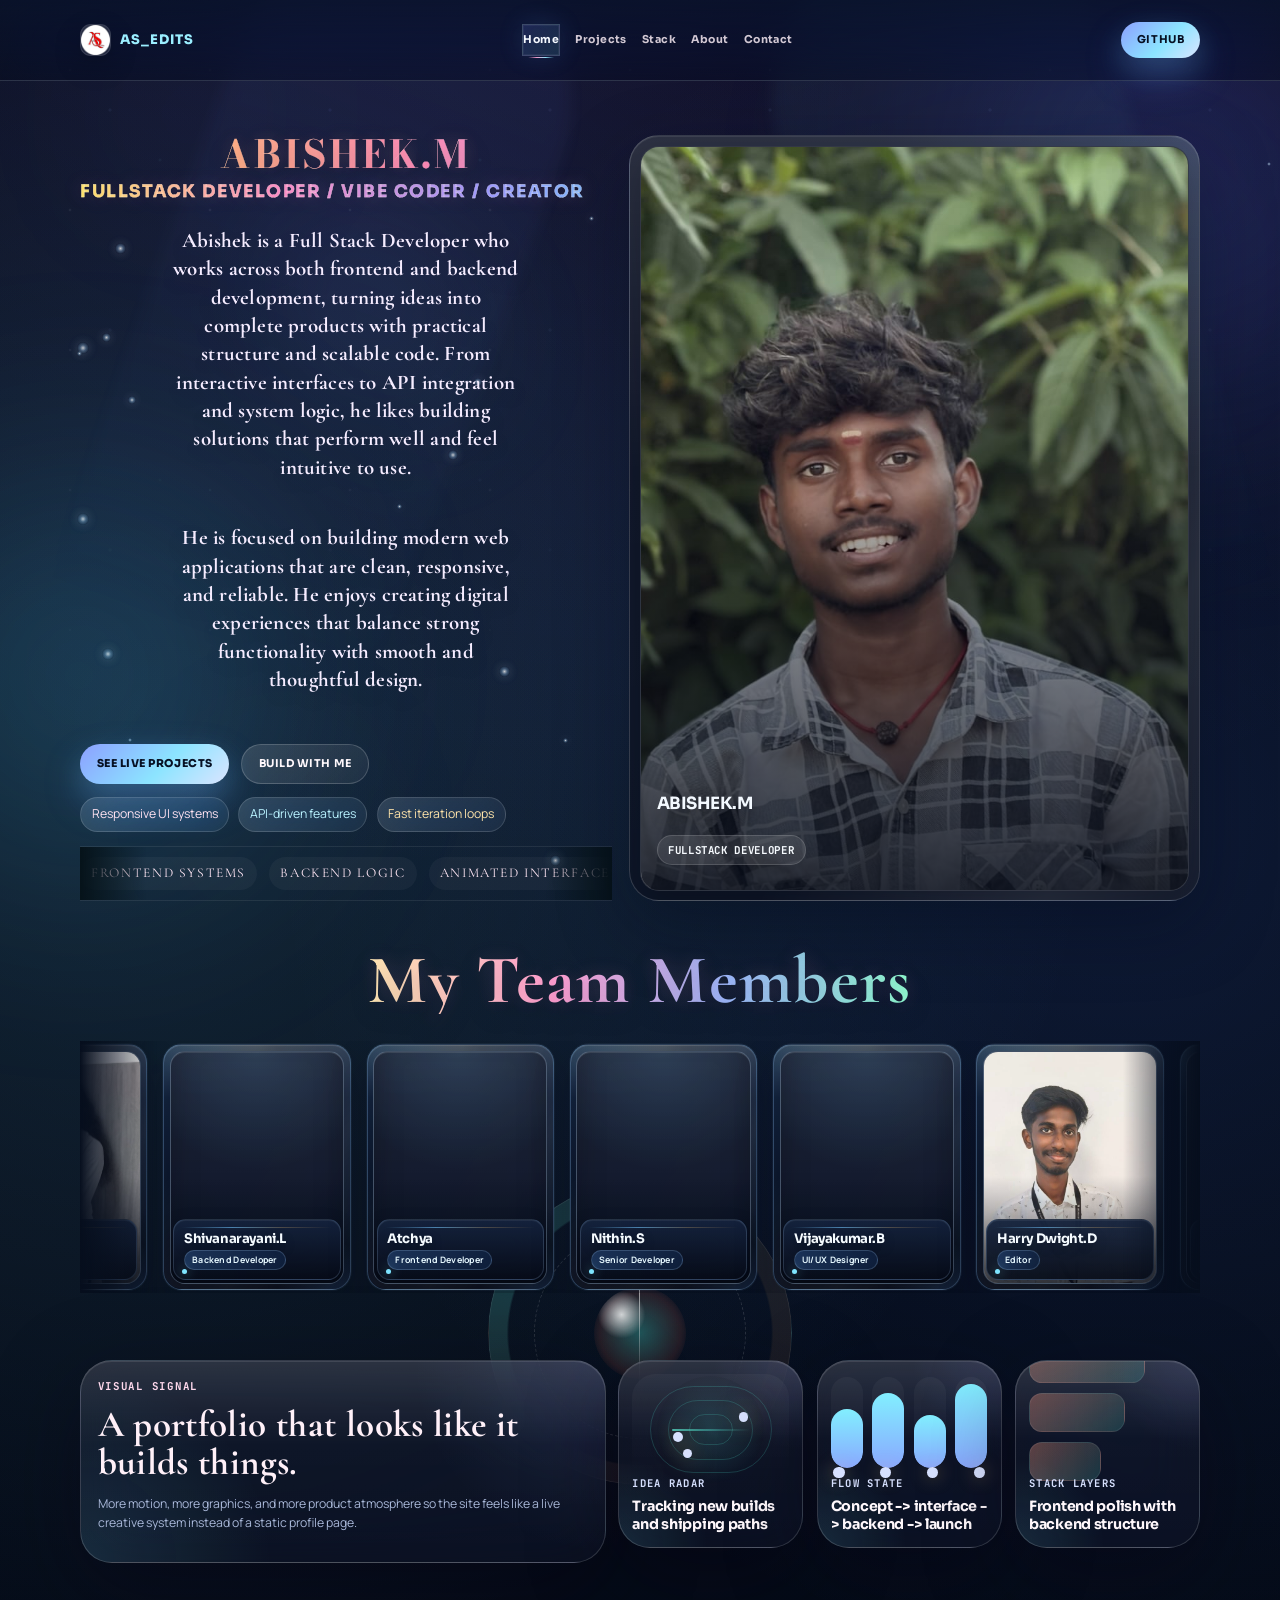
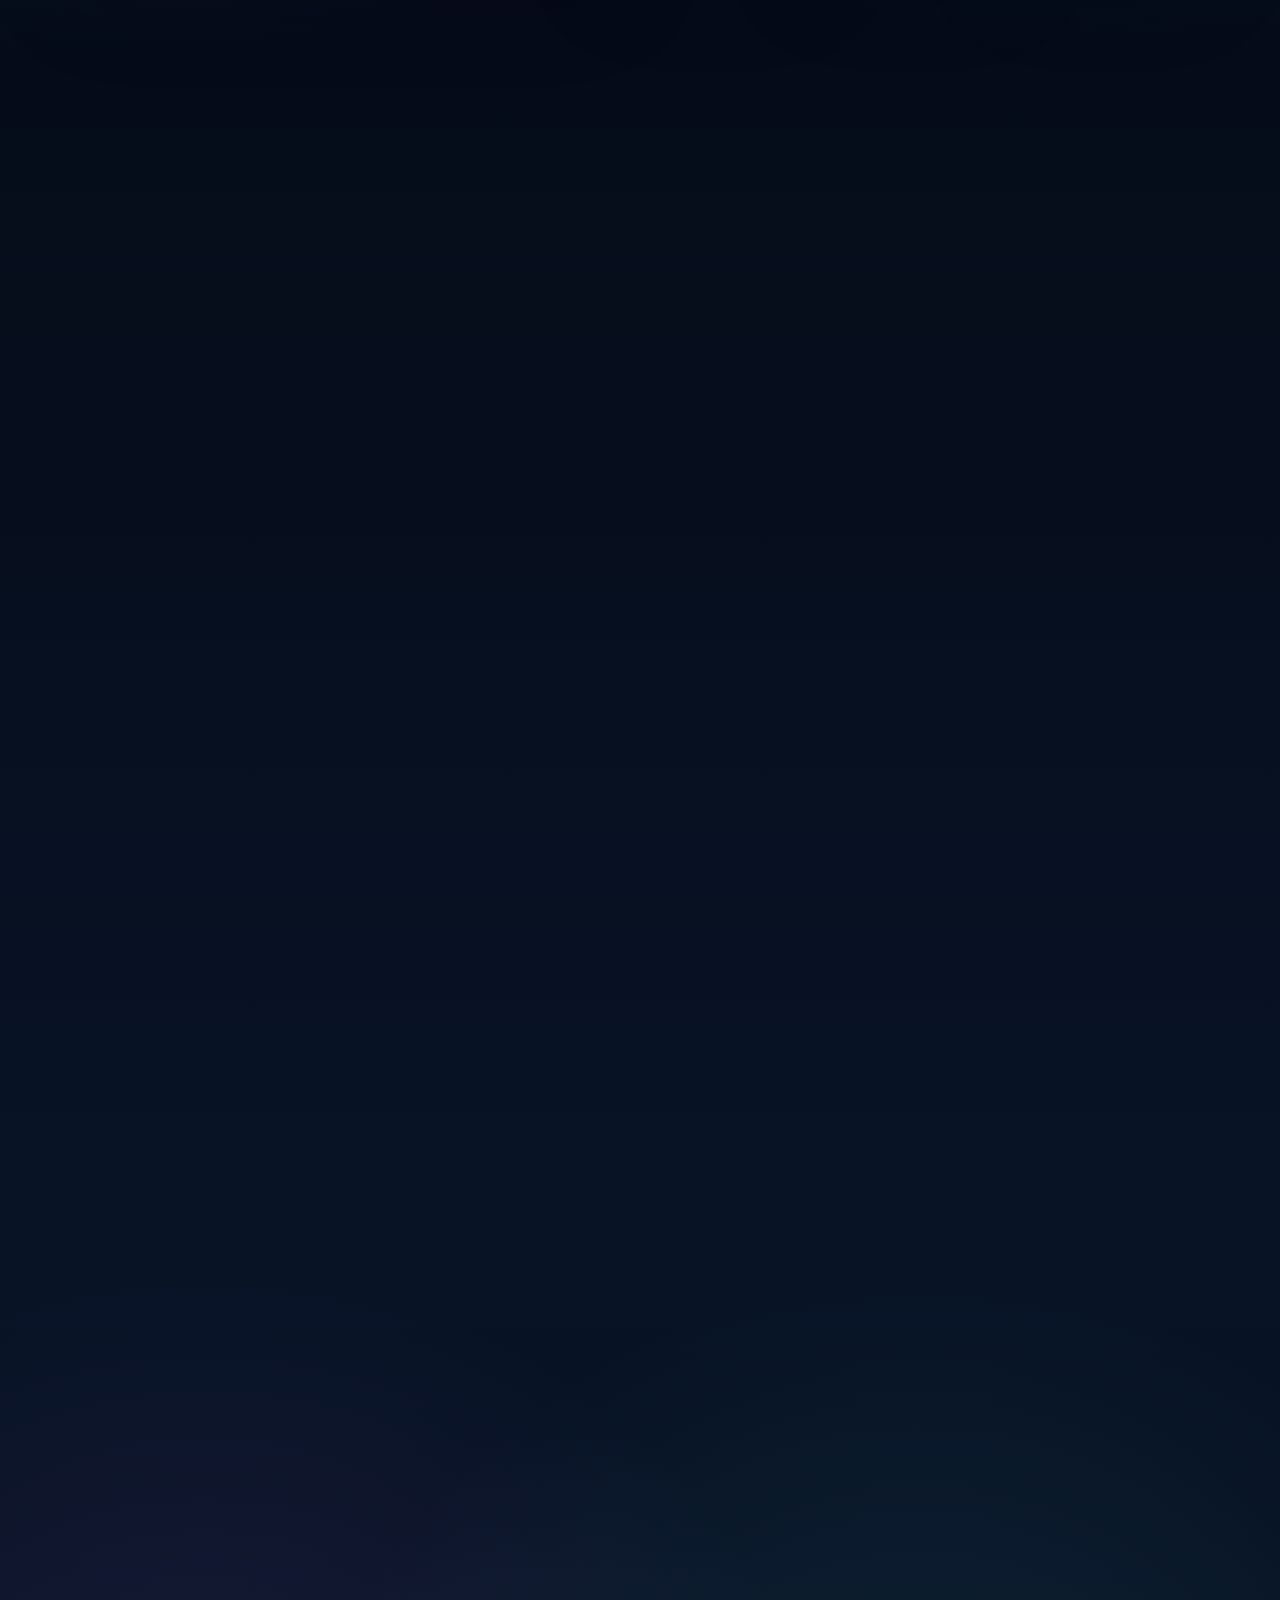
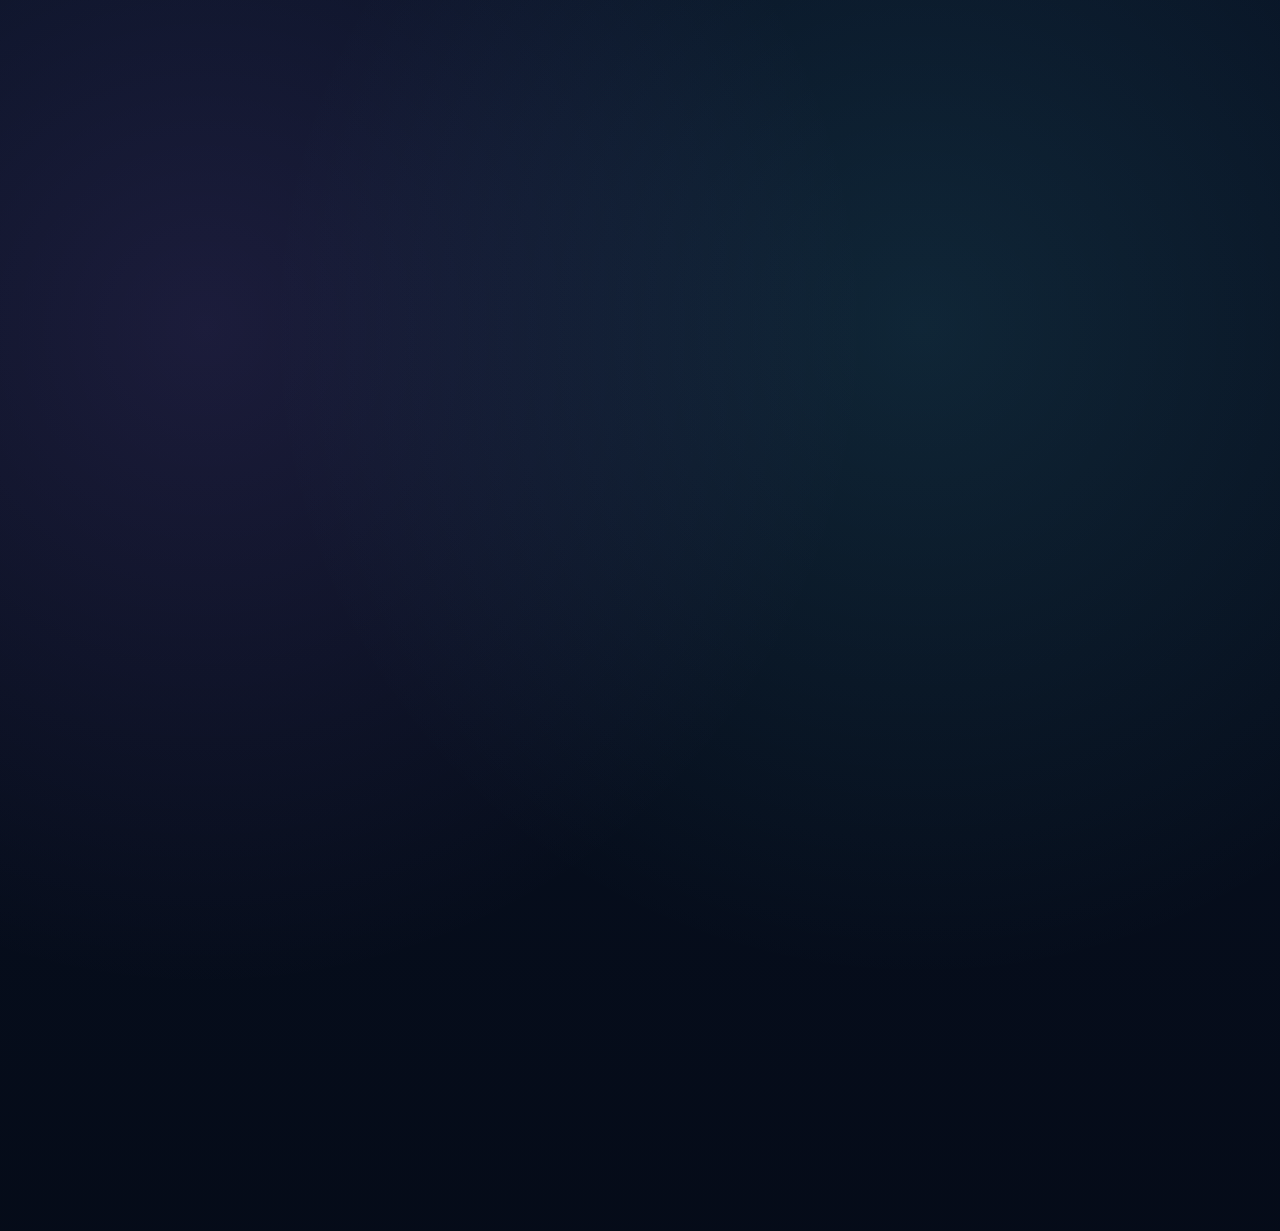
<file: index.html>
<!DOCTYPE html>
<html lang="en">
  <head>
    <meta charset="UTF-8" />
    <meta
      name="viewport"
      content="width=device-width, initial-scale=1.0, user-scalable=yes, minimum-scale=0.25, maximum-scale=5"
    />
    <meta
      name="description"
      content="Abishek.M is a FullStack Developer working under the professional name AS_Edits, with a portfolio powered by live GitHub projects."
    />
    <title>Abishek.M-Full Stack Developer

    </title>
    <link rel="preconnect" href="https://fonts.googleapis.com" />
    <link rel="preconnect" href="https://fonts.gstatic.com" crossorigin />
    <link
      href="https://fonts.googleapis.com/css2?family=Bodoni+Moda:opsz,wght@6..96,600;6..96,700&family=Cormorant+Garamond:wght@600;700&family=JetBrains+Mono:wght@500;700&family=Manrope:wght@400;500;600;700;800&family=Sora:wght@400;500;600;700;800&display=swap"
      rel="stylesheet"
    />
    <link rel="icon" type="image/png" href="assets/as-edits-logo.png" />
    <link rel="stylesheet" href="styles.css" />
  </head>
  <body class="page page--home">
    <div class="ambient-backdrop" aria-hidden="true">
      <div class="ambient-grid"></div>
      <div class="ambient-glow ambient-glow--one"></div>
      <div class="ambient-glow ambient-glow--two"></div>
      <div class="ambient-glow ambient-glow--three"></div>
      <div class="light-beam light-beam--one"></div>
      <div class="light-beam light-beam--two"></div>
    </div>
    <div class="particle-field" id="particle-field" aria-hidden="true"></div>

    <header class="site-header">
      <nav class="nav shell">
        <a class="brand" href="index.html">
          <span class="brand-mark brand-mark--logo">
            <img class="brand-logo" src="assets/as-edits-logo.png" alt="AS_Edits logo" />
          </span>
          <span class="brand-copy">AS_Edits</span>
        </a>
        <div class="nav-links">
          <a href="index.html" aria-current="page">Home</a>
          <a href="projects.html">Projects</a>
          <a href="stack.html">Stack</a>
          <a href="about.html">About</a>
          <a href="contact.html">Contact</a>
        </div>
        <a
          class="nav-button"
          href="https://github.com/asedits57"
          target="_blank"
          rel="noopener noreferrer"
        >
          GitHub
        </a>
      </nav>
    </header>

    <main class="page-main">
      <section class="hero shell" id="top">
        <div class="hero-copy reveal">
          <p class="hero-nameplate">ABISHEK.M</p>
          <p class="eyebrow">FULLSTACK DEVELOPER / VIBE CODER / CREATOR</p>
          <div class="hero-story">
            <p >
             Abishek is a Full Stack Developer who works across both frontend and backend development, turning ideas
            into complete products with practical structure and scalable code.
            From interactive interfaces to API integration and system logic, he
            likes building solutions that perform well and feel intuitive to use.    
            </p>
            <p>
            He is focused on building modern web
            applications that are clean, responsive, and reliable. He enjoys
            creating digital experiences that balance strong functionality with
            smooth and thoughtful design.
            </p>
          </div>
          <div class="hero-actions">
            <a class="button-primary" href="projects.html">See Live Projects</a>
            <a class="button-secondary" href="contact.html">Build With Me</a>
          </div>

          <div class="hero-pill-row">
            <span>Responsive UI systems</span>
            <span>API-driven features</span>
            <span>Fast iteration loops</span>
          </div>

          <div class="motion-ribbon" aria-hidden="true">
            <div class="motion-ribbon__track">
              <span>Frontend systems</span>
              <span>Backend logic</span>
              <span>Animated interfaces</span>
              <span>GitHub workflow</span>
              <span>Product shipping</span>
              <span>Frontend systems</span>
              <span>Backend logic</span>
              <span>Animated interfaces</span>
              <span>GitHub workflow</span>
              <span>Product shipping</span>
            </div>
          </div>
        </div>

        <aside class="hero-stage reveal is-visible" aria-label="Live developer profile">
          <div class="hero-graphic" aria-hidden="true">
            <div class="hero-graphic__ring hero-graphic__ring--outer"></div>
            <div class="hero-graphic__ring hero-graphic__ring--inner"></div>
            <div class="hero-graphic__core"></div>
            <div class="hero-graphic__beam hero-graphic__beam--one"></div>
            <div class="hero-graphic__beam hero-graphic__beam--two"></div>
          </div>


        </aside>

        <article
          class="hero-photo-card hero-photo-card--hero hero-photo-card--interactive js-image-lightbox"
          aria-label="Featured portrait card"
          tabindex="0"
          role="button"
          aria-haspopup="dialog"
          data-lightbox-src="assets/home-feature-photo.jpeg"
          data-lightbox-alt="Portrait of ABISHEK.M"
          data-profile-name="ABISHEK.M"
          data-profile-role="Team leader / Project manager"
          data-profile-bio="ABISHEK.M leads the Team with a product-first mindset, guiding fullstack development, team direction, and delivery from concept to completion. He helps shape the vision, coordinate frontend and backend execution, and keep the team aligned around polished and reliable digital products. He also supports planning, communication, and practical decision making so work moves forward with better structure and fewer blockers. His focus stays on turning ideas into complete products."
        >
          <div class="hero-photo-card__frame">
            <img
              class="hero-photo-card__image"
              src="assets/home-feature-photo.jpeg"
              alt="Portrait of ABISHEK.M"
              loading="eager"
              fetchpriority="high"
              decoding="async"
            />
            <div class="hero-photo-card__meta">
              <h3>  ABISHEK.M</h3>
              <h2 class="hero-photo-card__status">FullStack Developer</h2>
              
            </div>
          </div>
        </article> 
        <section class="spotlight-strip reveal" aria-labelledby="team-strip-title">
          <div class="spotlight-strip__heading">
            <h2 id="team-strip-title" class="spotlight-strip__title">My Team Members</h2>
          </div>
          <div class="spotlight-strip__marquee">
            <div class="spotlight-strip__track js-team-slider-track">
              <div class="spotlight-strip__grid js-team-slider-row">
                <figure
                  class="profile-spotlight profile-spotlight--hero profile-spotlight--interactive js-image-lightbox"
                  style="--spotlight-position: center 18%; --spotlight-scale: 1.06;"
                  tabindex="0"
                  role="button"
                  aria-haspopup="dialog"
                  data-lightbox-src="assets/swetha.jpeg"
                  data-lightbox-alt="Portrait of Swetha.G"
                  data-profile-name="Swetha.G"
                  data-profile-role="Data Analyst"
                  data-profile-bio="Swetha is a data analyst who turns complex data into clear and practical insights for the team. She works with reports, patterns, and performance trends to support better planning, smarter decisions, and stronger project direction. Her work helps the team understand progress more clearly, compare results more confidently, and use information in a more organized way. She also helps present findings in a simple format that keeps discussions focused and turns raw numbers into actions the team can use."
                >
                  <div class="profile-spotlight__frame">
                    <picture class="profile-spotlight__picture">
                      <source srcset="assets/home-portrait.heic" type="image/heic" />
                      <img
                        class="profile-spotlight__image"
                        src="assets/swetha.jpeg"
                        alt="Portrait of Swetha.G"
                        loading="lazy"
                        decoding="async"
                      />
                    </picture>
                  </div>
                  <figcaption class="profile-spotlight__meta">
                    <strong class="profile-spotlight__name">Swetha.G</strong>
                    <span class="profile-spotlight__status">Data Analyst</span>
                  </figcaption>
                </figure>
                <figure
                  class="profile-spotlight profile-spotlight--hero profile-spotlight--interactive js-image-lightbox"
                  style="--spotlight-position: center 22%; --spotlight-scale: 1.05;"
                  tabindex="0"
                  role="button"
                  aria-haspopup="dialog"
                  data-lightbox-src="assets/shiva.jpeg"
                  data-lightbox-alt="Portrait of Shivanarayani.L"
                  data-profile-name="Shivanarayani.L"
                  data-profile-role="Backend Developer"
                  data-profile-bio="Shivanarayani is a backend developer who works on application logic, API flow, and dependable system behavior behind the scenes. She helps keep the core functionality stable, secure, scalable, and ready to handle real-world usage with consistent performance. Her backend support strengthens the foundation of the product, keeps data movement reliable, and helps features connect smoothly as the project grows. Her work gives the project stronger reliability behind the interface and supports smoother collaboration across development."
                >
                  <div class="profile-spotlight__frame">
                    <picture class="profile-spotlight__picture">
                      <source srcset="assets/home-portrait.heic" type="image/heic" />
                      <img
                        class="profile-spotlight__image"
                        src="assets/shiva.jpeg"
                        alt="Portrait of Shivanarayani.L"
                        loading="lazy"
                        decoding="async"
                      />
                    </picture>
                  </div>
                  <figcaption class="profile-spotlight__meta">
                    <strong class="profile-spotlight__name">Shivanarayani.L</strong>
                    <span class="profile-spotlight__status">Backend Developer</span>
                  </figcaption>
                </figure>
                <figure
                  class="profile-spotlight profile-spotlight--hero profile-spotlight--interactive js-image-lightbox"
                  style="--spotlight-position: center 14%; --spotlight-scale: 1.04;"
                  tabindex="0"
                  role="button"
                  aria-haspopup="dialog"
                  data-lightbox-src="assets/atchya.jpeg"
                  data-lightbox-alt="Portrait of Atchya"
                  data-profile-name="Atchya"
                  data-profile-role="Frontend Developer"
                  data-profile-bio="Atchya is a frontend developer who focuses on building responsive interfaces with clean structure, visual balance, and smooth user experience. She helps turn ideas into polished screens that feel modern, intuitive, and easy to use across devices. Her attention to detail improves how the product looks, feels, and responds for users on every screen size. She helps make the final experience feel user friendly, visually clear, and comfortable to explore from the first interaction."
                >
                  <div class="profile-spotlight__frame">
                    <picture class="profile-spotlight__picture">
                      <source srcset="assets/home-portrait.heic" type="image/heic" />
                      <img
                        class="profile-spotlight__image"
                        src="assets/atchya.jpeg"
                        alt="Portrait of Atchya"
                        loading="lazy"
                        decoding="async"
                      />
                    </picture>
                  </div>
                  <figcaption class="profile-spotlight__meta">
                    <strong class="profile-spotlight__name">Atchya</strong>
                    <span class="profile-spotlight__status">Frontend Developer</span>
                  </figcaption>
                </figure>
                <figure
                  class="profile-spotlight profile-spotlight--hero profile-spotlight--interactive js-image-lightbox"
                  style="--spotlight-position: center 16%; --spotlight-scale: 1.08;"
                  tabindex="0"
                  role="button"
                  aria-haspopup="dialog"
                  data-lightbox-src="assets/nithin.jpeg"
                  data-lightbox-alt="Portrait of Nithin.S"
                  data-profile-name="Nithin.S"
                  data-profile-role="Senior Developer"
                  data-profile-bio="Nithin is a senior developer who helps guide architecture, technical decisions, problem solving, and code quality across the project. He brings experience, clarity, and strong leadership that help development move forward with better structure and dependable technical direction. His involvement supports cleaner implementation choices and helps the team handle technical challenges with more confidence. His guidance adds stability to the workflow and helps the team move with stronger technical confidence."
                >
                  <div class="profile-spotlight__frame">
                    <picture class="profile-spotlight__picture">
                      <source srcset="assets/home-portrait.heic" type="image/heic" />
                      <img
                        class="profile-spotlight__image"
                        src="assets/nithin.jpeg"
                        alt="Portrait of Nithin.S"
                        loading="lazy"
                        decoding="async"
                      />
                    </picture>
                  </div>
                  <figcaption class="profile-spotlight__meta">
                    <strong class="profile-spotlight__name">Nithin.S</strong>
                    <span class="profile-spotlight__status">Senior Developer</span>
                  </figcaption>
                </figure>
                <figure
                  class="profile-spotlight profile-spotlight--hero profile-spotlight--interactive js-image-lightbox"
                  style="--spotlight-position: center 20%; --spotlight-scale: 1.07;"
                  tabindex="0"
                  role="button"
                  aria-haspopup="dialog"
                  data-lightbox-src="assets/vijay.jpeg"
                  data-lightbox-alt="Portrait of Vijayakumar.B"
                  data-profile-name="Vijayakumar.B"
                  data-profile-role="UI/UX Designer"
                  data-profile-bio="Vijayakumar is a UI and UX designer who shapes the visual identity, layout quality, and usability of the product. He helps create thoughtful screens, clear interactions, and design systems that feel modern, engaging, and easy for users to understand. His design decisions improve user comfort, clarity, and consistency across the overall product experience. He helps shape an experience that feels polished from the first impression to the final interaction."
                >
                  <div class="profile-spotlight__frame">
                    <picture class="profile-spotlight__picture">
                      <source srcset="assets/home-portrait.heic" type="image/heic" />
                      <img
                        class="profile-spotlight__image"
                        src="assets/vijay.jpeg"
                        alt="Portrait of Vijayakumar.B"
                        loading="lazy"
                        decoding="async"
                      />
                    </picture>
                  </div>
                  <figcaption class="profile-spotlight__meta">
                    <strong class="profile-spotlight__name">Vijayakumar.B</strong>
                    <span class="profile-spotlight__status">UI/UX Designer</span>
                  </figcaption>
                </figure>
                <figure
                  class="profile-spotlight profile-spotlight--hero profile-spotlight--interactive js-image-lightbox"
                  style="--spotlight-position: center center; --spotlight-scale: 1;"
                  tabindex="0"
                  role="button"
                  aria-haspopup="dialog"
                  data-lightbox-src="assets/harry.jpeg"
                  data-lightbox-alt="Portrait of Harry Dwight.D"
                  data-profile-name="Harry Dwight.D"
                  data-profile-role="Editor"
                  data-profile-bio="Harry is an editor who brings clarity, polish, and stronger presentation quality to the final output of the work. He helps refine content, improve communication, and make the result feel complete, professional, and more effective for its audience. His editing helps present ideas more clearly and gives the final work a more confident and finished feel. His work strengthens the final presentation and helps the project communicate with more clarity and impact."
                >
                  <div class="profile-spotlight__frame">
                    <picture class="profile-spotlight__picture">
                      <source srcset="assets/home-portrait.heic" type="image/heic" />
                      <img
                        class="profile-spotlight__image"
                        src="assets/harry.jpeg"
                        alt="Portrait of Harry Dwight.D"
                        loading="lazy"
                        decoding="async"
                      />
                    </picture>
                  </div>
                  <figcaption class="profile-spotlight__meta">
                    <strong class="profile-spotlight__name">Harry Dwight.D</strong>
                    <span class="profile-spotlight__status">Editor</span>
                  </figcaption>
                </figure>
                <figure
                  class="profile-spotlight profile-spotlight--hero profile-spotlight--interactive js-image-lightbox"
                  style="--spotlight-position: center 12%; --spotlight-scale: 1.1;"
                  tabindex="0"
                  role="button"
                  aria-haspopup="dialog"
                  data-lightbox-src="assets/mugesh.jpeg"
                  data-lightbox-alt="Portrait of Mugesh Sharma SB"
                  data-profile-name="Mugesh Sharma SB"
                  data-profile-role="Debugger"
                  data-profile-bio="Mugesh Sharma SB is a debugger who helps the team identify issues quickly, trace problems with clarity, and support more stable project delivery. He contributes by testing flows closely, spotting errors early, and helping turn difficult bugs into clean, workable fixes. His work helps reduce development delays and keeps the product more reliable as updates are added. His debugging support keeps project progress smoother and helps the team resolve blockers before they become larger issues."
                >
                  <div class="profile-spotlight__frame">
                    <picture class="profile-spotlight__picture">
                      <source srcset="assets/home-portrait.heic" type="image/heic" />
                      <img
                        class="profile-spotlight__image"
                        src="assets/mugesh.jpeg"
                        alt="Portrait of Mugesh Sharma SB"
                        loading="lazy"
                        decoding="async"
                      />
                    </picture>
                  </div>
                  <figcaption class="profile-spotlight__meta">
                    <strong class="profile-spotlight__name">Mugesh Sharma SB</strong>
                    <span class="profile-spotlight__status">Debugger</span>
                  </figcaption>
                </figure>
                <figure
                  class="profile-spotlight profile-spotlight--hero profile-spotlight--interactive js-image-lightbox"
                  style="--spotlight-position: center 16%; --spotlight-scale: 1.02;"
                  tabindex="0"
                  role="button"
                  aria-haspopup="dialog"
                  data-lightbox-src="assets/aasif.jpeg"
                  data-lightbox-alt="Portrait of ASIF.K"
                  data-profile-name="ASIF.K"
                  data-profile-role="DevOps Engineer"
                  data-profile-bio="ASIF.K is a DevOps engineer who supports deployment flow, environment stability, automation, and reliable delivery across the project. He helps the team keep systems organized, efficient, and ready for smoother development and release cycles. His contribution improves consistency in the workflow and supports faster, more dependable releases. His work helps the team release with better confidence while keeping systems predictable and easier to maintain."
                >
                  <div class="profile-spotlight__frame">
                    <picture class="profile-spotlight__picture">
                      <source srcset="assets/home-portrait.heic" type="image/heic" />
                      <img
                        class="profile-spotlight__image"
                        src="assets/aasif.jpeg"
                        alt="Portrait of ASIF.K"
                        loading="lazy"
                        decoding="async"
                      />
                    </picture>
                  </div>
                  <figcaption class="profile-spotlight__meta">
                    <strong class="profile-spotlight__name">ASIF.K</strong>
                    <span class="profile-spotlight__status">DevOps Engineer</span>
                  </figcaption>
                </figure>
                <figure
                  class="profile-spotlight profile-spotlight--hero profile-spotlight--interactive js-image-lightbox"
                  style="--spotlight-position: center 20%; --spotlight-scale: 1.01;"
                  tabindex="0"
                  role="button"
                  aria-haspopup="dialog"
                  data-lightbox-src="assets/priya.jpeg"
                  data-lightbox-alt="Portrait of Priya B"
                  data-profile-name="Priya B"
                  data-profile-role="Test Engineer"
                  data-profile-bio="Priya B is a test engineer who helps protect quality through careful validation, bug reporting, and reliable testing across the project. She supports the team by checking workflows, finding issues early, and helping each release feel stable, polished, and ready to use. Her testing process gives the team better confidence before delivery and helps maintain a smoother user experience. Her work helps reduce release risk and supports a more dependable experience for end users."
                >
                  <div class="profile-spotlight__frame">
                    <picture class="profile-spotlight__picture">
                      <source srcset="assets/home-portrait.heic" type="image/heic" />
                      <img
                        class="profile-spotlight__image"
                        src="assets/priya.jpeg"
                        alt="Portrait of Priya B"
                        loading="lazy"
                        decoding="async"
                      />
                    </picture>
                  </div>
                  <figcaption class="profile-spotlight__meta">
                    <strong class="profile-spotlight__name">Priya B</strong>
                    <span class="profile-spotlight__status">Test Engineer</span>
                  </figcaption>
                </figure>
              </div>
            </div>
          </div>
        </section>
      </section>

      <section class="showcase-band shell reveal" aria-labelledby="showcase-band-title">
        <div class="showcase-band__copy">
          <p class="section-kicker">Visual Signal</p>
          <h2 id="showcase-band-title">A portfolio that looks like it builds things.</h2>
          <p>
            More motion, more graphics, and more product atmosphere so the site
            feels like a live creative system instead of a static profile page.
          </p>
        </div>

        <div class="showcase-band__grid">
          <article class="showcase-panel showcase-panel--radar">
            <div class="radar-display">
              <span class="radar-ring radar-ring--one"></span>
              <span class="radar-ring radar-ring--two"></span>
              <span class="radar-ring radar-ring--three"></span>
              <span class="radar-sweep"></span>
              <span class="radar-dot radar-dot--one"></span>
              <span class="radar-dot radar-dot--two"></span>
              <span class="radar-dot radar-dot--three"></span>
            </div>
            <div class="showcase-panel__meta">
              <span>Idea Radar</span>
              <strong>Tracking new builds and shipping paths</strong>
            </div>
          </article>

          <article class="showcase-panel showcase-panel--timeline">
            <div class="timeline-lines">
              <span></span>
              <span></span>
              <span></span>
              <span></span>
            </div>
            <div class="timeline-points">
              <span></span>
              <span></span>
              <span></span>
              <span></span>
            </div>
            <div class="showcase-panel__meta">
              <span>Flow State</span>
              <strong>Concept -> interface -> backend -> launch</strong>
            </div>
          </article>

          <article class="showcase-panel showcase-panel--stack">
            <div class="stack-visual">
              <span></span>
              <span></span>
              <span></span>
              <span></span>
            </div>
            <div class="showcase-panel__meta">
              <span>Stack Layers</span>
              <strong>Frontend polish with backend structure</strong>
            </div>
          </article>
        </div>
      </section>

      <section class="page-section shell reveal" aria-labelledby="portal-title">
        <div class="section-heading">
          <p class="section-kicker">Explore By Page</p>
          <h2 id="portal-title">Jump into the parts that matter most.</h2>
          <p>
            The portfolio now has dedicated pages for projects, stack, about, and
            contact so the experience feels cleaner and more intentional.
          </p>
        </div>

        <div class="portal-grid">
          <a class="portal-card" href="projects.html">
            <span class="portal-card__label">Projects</span>
            <h3>Live GitHub showcase</h3>
            <p>
              See repository cards, project highlights, and the live account feed
              for `asedits57`.
            </p>
            <span class="portal-card__link">Open projects page</span>
          </a>
          <a class="portal-card" href="stack.html">
            <span class="portal-card__label">Stack</span>
            <h3>Capabilities and tooling</h3>
            <p>
              Explore the frontend, backend, workflow, and shipping layers behind
              the portfolio story.
            </p>
            <span class="portal-card__link">Open stack page</span>
          </a>
          <a class="portal-card" href="about.html">
            <span class="portal-card__label">About</span>
            <h3>How the work gets built</h3>
            <p>
              Read the build style, process, and product mindset behind the code
              and visual decisions.
            </p>
            <span class="portal-card__link">Open about page</span>
          </a>
          <a class="portal-card" href="contact.html">
            <span class="portal-card__label">Contact</span>
            <h3>Start a collaboration</h3>
            <p>
              Use the contact page as the entry point for collaborations, GitHub
              exploration, and project conversations.
            </p>
            <span class="portal-card__link">Open contact page</span>
          </a>
        </div>
      </section>

      <section class="section shell reveal" aria-labelledby="impact-title">
        <div class="section-heading">
          <p class="section-kicker">How This Portfolio Feels</p>
          <h2 id="impact-title">Built for product energy, not template energy.</h2>
          <p>
            The goal is to present a developer who can move between product
            thinking, visual execution, and technical delivery with confidence.
          </p>
        </div>

        <div class="impact-grid">
          <article class="impact-card">
            <span class="impact-index">01</span>
            <h3>Frontend That Moves</h3>
            <p>
              Clean structure, expressive visuals, strong hierarchy, and layouts
              that feel intentional on both desktop and mobile.
            </p>
          </article>
          <article class="impact-card">
            <span class="impact-index">02</span>
            <h3>Backend Thinking</h3>
            <p>
              API-first planning, data-aware UI states, resilient fallbacks, and a
              bias toward systems that keep working after launch.
            </p>
          </article>
          <article class="impact-card">
            <span class="impact-index">03</span>
            <h3>Fast Shipping Loops</h3>
            <p>
              The vibe coder edge: fast iteration, smart automation, and enough
              engineering discipline to turn speed into shipped value.
            </p>
          </article>
        </div>
      </section>

      <section class="section shell reveal" id="projects" aria-labelledby="projects-title">
        <div class="section-heading">
          <p class="section-kicker">GitHub Showcase</p>
          <h2 id="projects-title">Projects pulled live from the AS_Edits / ABISHEK.M account.</h2>
          <p>
            This section auto-loads public repositories from GitHub so the
            portfolio stays fresh as new work lands.
          </p>
        </div>

        <div class="projects-grid" id="projects-grid" data-repo-limit="6" aria-live="polite">
          <article class="project-card skeleton-card">
            <div class="skeleton-line skeleton-line--title"></div>
            <div class="skeleton-line"></div>
            <div class="skeleton-line skeleton-line--short"></div>
          </article>
          <article class="project-card skeleton-card">
            <div class="skeleton-line skeleton-line--title"></div>
            <div class="skeleton-line"></div>
            <div class="skeleton-line skeleton-line--short"></div>
          </article>
          <article class="project-card skeleton-card">
            <div class="skeleton-line skeleton-line--title"></div>
            <div class="skeleton-line"></div>
            <div class="skeleton-line skeleton-line--short"></div>
          </article>
        </div>
      </section>

      <section class="section shell reveal" id="about" aria-labelledby="about-title">
        <div class="about-layout">
          <div class="about-copy">
            <p class="section-kicker">About The Build Style</p>
            <h2 id="about-title">High-level fullstack thinking from interface to infrastructure.</h2>
            <p>
              ABISHEK.M, working professionally as AS_Edits, is positioned as a
              fullstack developer who can own the complete product path: shaping
              user-facing experiences, designing reliable backend flows, and
              making technical decisions that support long-term product growth.
            </p>
            <p>
              The focus is not only on building fast, but on building well:
              scalable architecture, clean APIs, responsive interfaces,
              maintainable code, and delivery standards that hold up in real
              production environments.
            </p>
          </div>

          <div class="about-cards">
            <article class="info-card">
              <h3>End-to-end ownership</h3>
              <p>
                From frontend polish to backend structure, the work is framed as
                complete product delivery rather than isolated implementation.
              </p>
            </article>
            <article class="info-card">
              <h3>Architecture mindset</h3>
              <p>
                Data flow, performance, state handling, integrations, and system
                clarity are treated as core parts of the build from the start.
              </p>
            </article>
            <article class="info-card">
              <h3>Production readiness</h3>
              <p>
                The portfolio is designed to suggest a developer who can ship,
                maintain, and evolve serious product work beyond the first launch.
              </p>
            </article>
          </div>
        </div>
      </section>

      <section class="section shell reveal" id="stack" aria-labelledby="stack-title">
        <div class="section-heading">
          <p class="section-kicker">Capability Stack</p>
          <h2 id="stack-title">A portfolio frame for modern fullstack work.</h2>
        </div>

        <div class="stack-grid">
          <article class="stack-card">
            <h3>Frontend</h3>
            <div class="chip-row">
              <span>React</span>
              <span>Next.js</span>
              <span>JavaScript</span>
              <span>TypeScript</span>
              <span>Responsive CSS</span>
              <span>Animation</span>
            </div>
          </article>
          <article class="stack-card">
            <h3>Backend</h3>
            <div class="chip-row">
              <span>Node.js</span>
              <span>REST APIs</span>
              <span>Auth</span>
              <span>Database Design</span>
              <span>Server Logic</span>
              <span>Integrations</span>
            </div>
          </article>
          <article class="stack-card">
            <h3>Workflow</h3>
            <div class="chip-row">
              <span>GitHub</span>
              <span>Rapid Prototyping</span>
              <span>AI-assisted Builds</span>
              <span>Iteration Loops</span>
              <span>Shipping Mindset</span>
              <span>Product Thinking</span>
            </div>
          </article>
        </div>
      </section>

      <section class="section shell reveal" id="process" aria-labelledby="process-title">
        <div class="section-heading">
          <p class="section-kicker">Build Process</p>
          <h2 id="process-title">How ideas become working product.</h2>
        </div>

        <div class="process-grid">
          <article class="process-card">
            <span class="process-step">01</span>
            <h3>Shape the idea</h3>
            <p>
              Start with the product goal, user flow, and feature edges that matter
              most.
            </p>
          </article>
          <article class="process-card">
            <span class="process-step">02</span>
            <h3>Build the core</h3>
            <p>
              Create the UI, wire the data, handle the empty states, and make it
              production-sensible.
            </p>
          </article>
          <article class="process-card">
            <span class="process-step">03</span>
            <h3>Refine and ship</h3>
            <p>
              Improve the feel, tighten the content, and turn the project into
              something that is ready to be shown or launched.
            </p>
          </article>
        </div>
      </section>

      <section class="section shell reveal" id="contact" aria-labelledby="contact-title">
        <div class="cta-panel">
          <p class="section-kicker">Let's Build</p>
          <h2 id="contact-title">
            Need a developer who can move fast without making the product feel
            rushed?
          </h2>
          <p>
            This portfolio is already wired to showcase live GitHub work. Pair that
            with strong UI instincts and fullstack delivery, and the profile reads
            like someone ready for real projects.
          </p>
          <div class="hero-actions">
            <a
              class="button-primary"
              href="https://github.com/asedits57"
              target="_blank"
              rel="noopener noreferrer"
            >
              Explore GitHub
            </a>
            <a class="button-secondary" href="projects.html">View Repositories</a>
          </div>
        </div>
      </section>
    </main>

    <footer class="site-footer shell">
      <p>
        <span id="current-year"></span> AS_Edits. Fullstack portfolio powered by
        live GitHub data.
      </p>
    </footer>

    <script src="app.js"></script>
  </body>
</html>
</file>
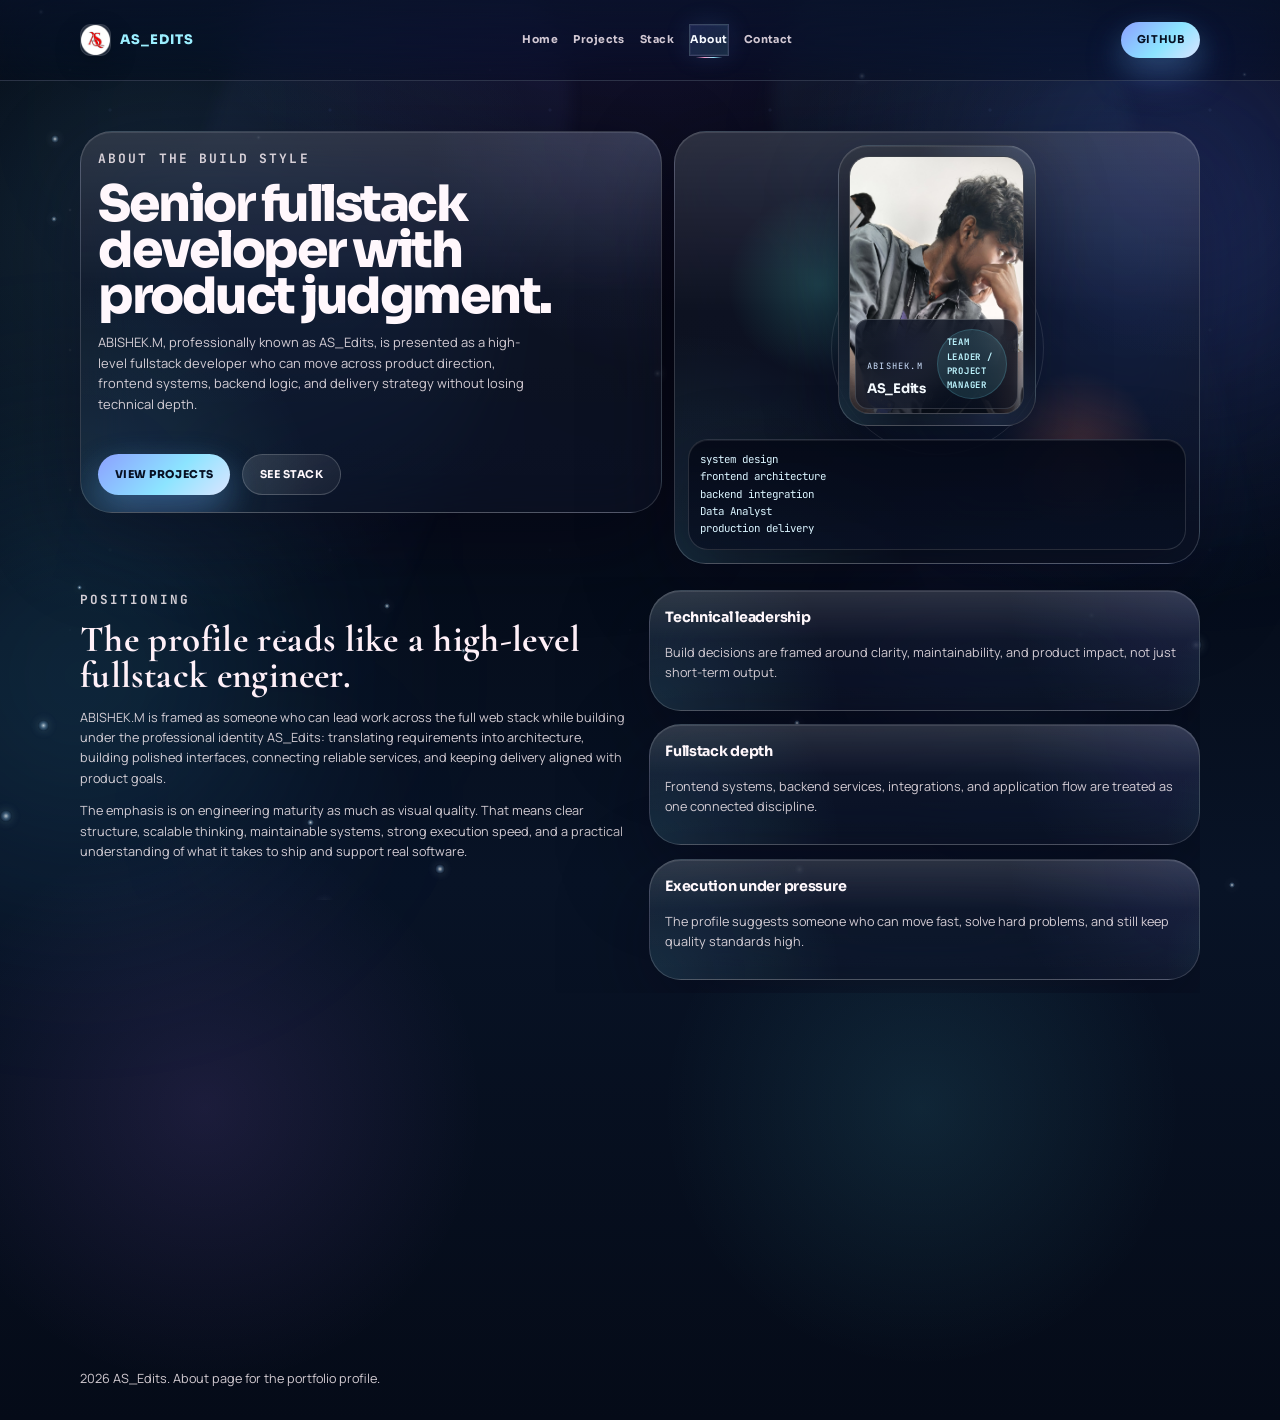
<file: about.html>
<!DOCTYPE html>
<html lang="en">
  <head>
    <meta charset="UTF-8" />
    <meta
      name="viewport"
      content="width=device-width, initial-scale=1.0, user-scalable=yes, minimum-scale=0.25, maximum-scale=5"
    />
    <meta
      name="description"
      content="About ABISHEK.M, the fullstack developer behind the professional identity AS_Edits."
    />
    <title>About | AS_Edits</title>
    <link rel="preconnect" href="https://fonts.googleapis.com" />
    <link rel="preconnect" href="https://fonts.gstatic.com" crossorigin />
    <link
      href="https://fonts.googleapis.com/css2?family=Cormorant+Garamond:wght@600;700&family=JetBrains+Mono:wght@500;700&family=Manrope:wght@400;500;600;700;800&family=Sora:wght@400;500;600;700;800&display=swap"
      rel="stylesheet"
    />
    <link rel="icon" type="image/png" href="assets/as-edits-logo.png" />
    <link rel="stylesheet" href="styles.css" />
  </head>
  <body class="page page--about">
    <div class="ambient-backdrop" aria-hidden="true">
      <div class="ambient-grid"></div>
      <div class="ambient-glow ambient-glow--one"></div>
      <div class="ambient-glow ambient-glow--two"></div>
      <div class="ambient-glow ambient-glow--three"></div>
      <div class="light-beam light-beam--one"></div>
      <div class="light-beam light-beam--two"></div>
    </div>
    <div class="particle-field" id="particle-field" aria-hidden="true"></div>

    <header class="site-header">
      <nav class="nav shell">
        <a class="brand" href="index.html">
          <span class="brand-mark brand-mark--logo">
            <img class="brand-logo" src="assets/as-edits-logo.png" alt="AS_Edits logo" />
          </span>
          <span class="brand-copy">AS_Edits</span>
        </a>
        <div class="nav-links">
          <a href="index.html">Home</a>
          <a href="projects.html">Projects</a>
          <a href="stack.html">Stack</a>
          <a href="about.html" aria-current="page">About</a>
          <a href="contact.html">Contact</a>
        </div>
        <a
          class="nav-button"
          href="https://github.com/asedits57"
          target="_blank"
          rel="noopener noreferrer"
        >
          GitHub
        </a>
      </nav>
    </header>

    <main class="page-main">
      <section class="page-hero shell">
        <div class="page-hero__panel reveal">
          <div class="page-hero__copy">
            <p class="section-kicker">About The Build Style</p>
            <h1>Senior fullstack developer with product judgment.</h1>
            <p>
              ABISHEK.M, professionally known as AS_Edits, is presented as a
              high-level fullstack developer who can move across product
              direction, frontend systems, backend logic, and delivery strategy
              without losing technical depth.
            </p>
            <div class="hero-actions">
              <a class="button-primary" href="projects.html">View Projects</a>
              <a class="button-secondary" href="stack.html">See Stack</a>
            </div>
          </div>
        </div>

        <div class="page-hero__art page-hero__art--portrait reveal">
          <div class="art-orbit"></div>
          <figure
            class="profile-spotlight profile-spotlight--page profile-spotlight--interactive js-image-lightbox"
            tabindex="0"
            role="button"
            aria-label="Open portrait of ABISHEK.M"
            data-lightbox-src="assets/abishek-portrait.jpg"
            data-lightbox-alt="Portrait of ABISHEK.M"
            data-profile-name="ABISHEK.M"
            data-profile-role="Team leader / Project manager"
            data-profile-bio="ABISHEK.M leads AS_Edits with a product-first mindset, guiding fullstack development, team direction, and delivery from concept to completion. He helps shape the vision, coordinate frontend and backend execution, and keep the team aligned around polished and reliable digital products. He also supports planning, communication, and practical decision making so work moves forward with better structure and fewer blockers. His focus stays on turning ideas into complete products."
          >
            <div class="profile-spotlight__frame">
              <img
                class="profile-spotlight__image"
                src="assets/abishek-portrait.jpg"
                alt="Portrait of ABISHEK.M"
                loading="lazy"
                decoding="async"
              />
            </div>
            <figcaption class="profile-spotlight__meta">
              <div>
                <span class="profile-spotlight__eyebrow">ABISHEK.M</span>
                <strong class="profile-spotlight__name">AS_Edits</strong>
              </div>
              <span class="profile-spotlight__status">Team leader / Project manager</span>
            </figcaption>
          </figure>
          <pre class="glass-code" id="terminal feed">system design
frontend architecture
backend integration
Data Analyst
production delivery</pre>
        </div>
      </section>

      <section class="section shell reveal" aria-labelledby="about-page-title">
        <div class="about-layout">
          <div class="about-copy">
            <p class="section-kicker">Positioning</p>
            <h2 id="about-page-title">The profile reads like a high-level fullstack engineer.</h2>
            <p>
              ABISHEK.M is framed as someone who can lead work across the full
              web stack while building under the professional identity AS_Edits:
              translating requirements into architecture, building polished
              interfaces, connecting reliable services, and keeping delivery
              aligned with product goals.
            </p>
            <p>
              The emphasis is on engineering maturity as much as visual quality.
              That means clear structure, scalable thinking, maintainable systems,
              strong execution speed, and a practical understanding of what it
              takes to ship and support real software.
            </p>
          </div>

          <div class="about-cards">
            <article class="info-card">
              <h3>Technical leadership</h3>
              <p>Build decisions are framed around clarity, maintainability, and product impact, not just short-term output.</p>
            </article>
            <article class="info-card">
              <h3>Fullstack depth</h3>
              <p>Frontend systems, backend services, integrations, and application flow are treated as one connected discipline.</p>
            </article>
            <article class="info-card">
              <h3>Execution under pressure</h3>
              <p>The profile suggests someone who can move fast, solve hard problems, and still keep quality standards high.</p>
            </article>
          </div>
        </div>
      </section>

      <section class="section shell reveal" aria-labelledby="about-process-title">
        <div class="section-heading">
          <p class="section-kicker">Process</p>
          <h2 id="about-process-title">How high-level fullstack work gets delivered.</h2>
        </div>

        <div class="process-grid">
          <article class="process-card">
            <span class="process-step">01</span>
            <h3>Scope the system</h3>
            <p>Understand product goals, technical constraints, data requirements, and the delivery risks early.</p>
          </article>
          <article class="process-card">
            <span class="process-step">02</span>
            <h3>Design and implement</h3>
            <p>Build the interface, backend flow, and service layer as one coordinated system instead of separate pieces.</p>
          </article>
          <article class="process-card">
            <span class="process-step">03</span>
            <h3>Harden and ship</h3>
            <p>Refine performance, edge cases, maintainability, and release readiness so the product can scale with confidence.</p>
          </article>
        </div>
      </section>
    </main>

    <footer class="site-footer shell">
      <p><span id="current-year"></span> AS_Edits. About page for the portfolio profile.</p>
    </footer>

    <script src="app.js"></script>
  </body>
</html>
</file>
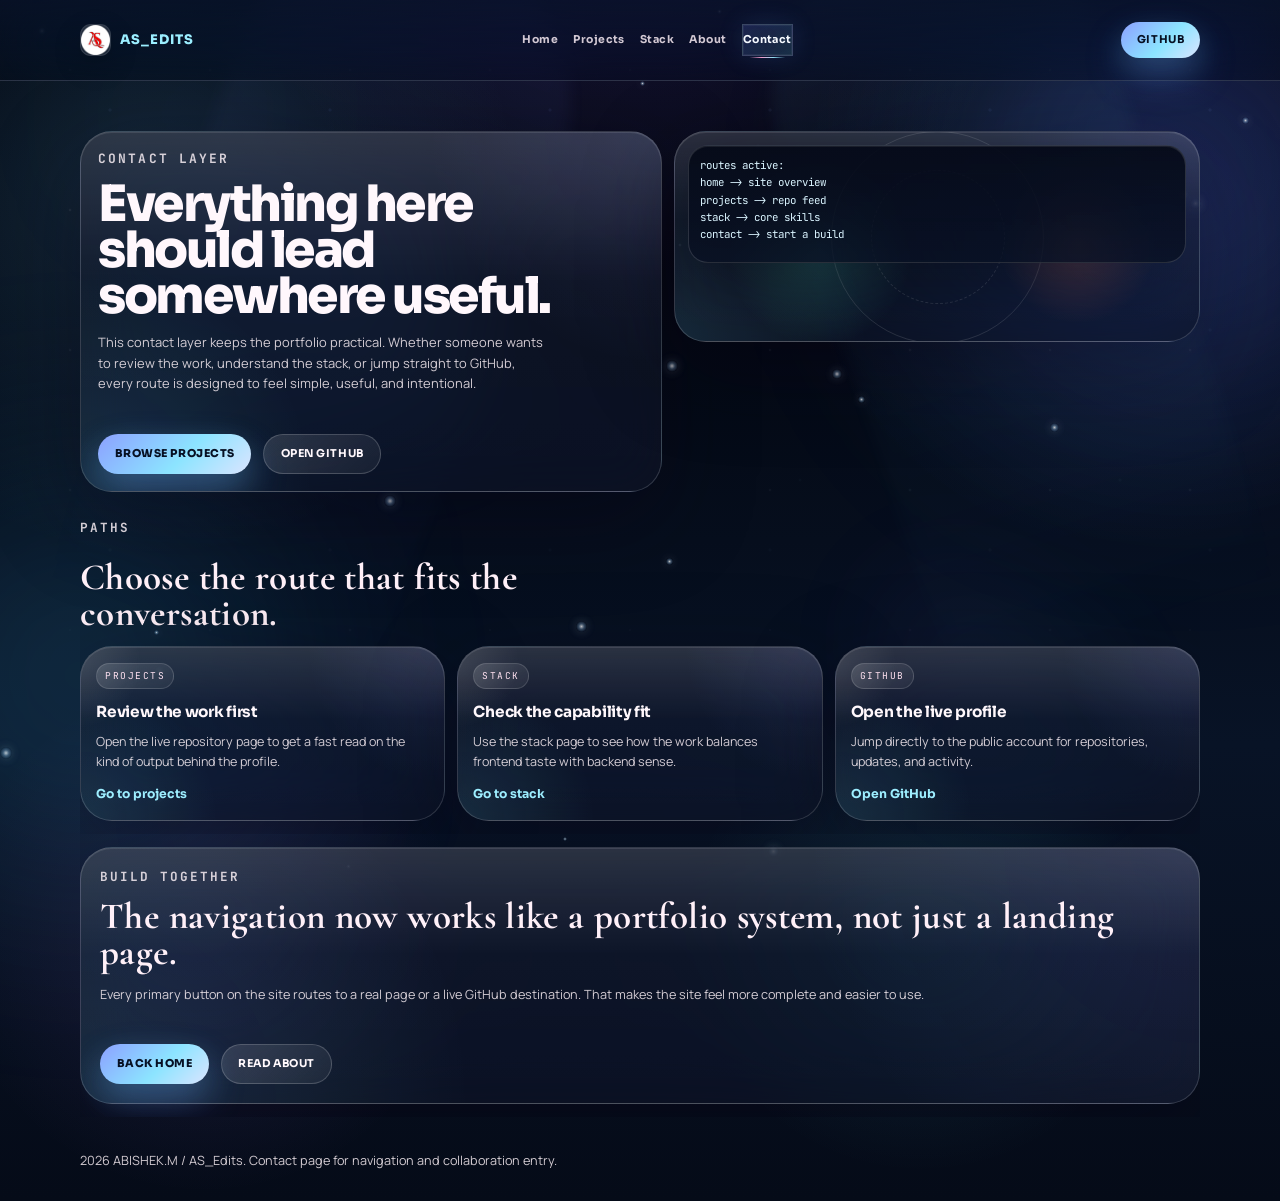
<file: contact.html>
<!DOCTYPE html>
<html lang="en">
  <head>
    <meta charset="UTF-8" />
    <meta
      name="viewport"
      content="width=device-width, initial-scale=1.0, user-scalable=yes, minimum-scale=0.25, maximum-scale=5"
    />
    <meta
      name="description"
      content="Contact page for ABISHEK.M, professionally known as AS_Edits, with portfolio links and collaboration paths."
    />
    <title>Contact | AS_Edits</title>
    <link rel="preconnect" href="https://fonts.googleapis.com" />
    <link rel="preconnect" href="https://fonts.gstatic.com" crossorigin />
    <link
      href="https://fonts.googleapis.com/css2?family=Cormorant+Garamond:wght@600;700&family=JetBrains+Mono:wght@500;700&family=Manrope:wght@400;500;600;700;800&family=Sora:wght@400;500;600;700;800&display=swap"
      rel="stylesheet"
    />
    <link rel="icon" type="image/png" href="assets/as-edits-logo.png" />
    <link rel="stylesheet" href="styles.css" />
  </head>
  <body class="page page--contact">
    <div class="ambient-backdrop" aria-hidden="true">
      <div class="ambient-grid"></div>
      <div class="ambient-glow ambient-glow--one"></div>
      <div class="ambient-glow ambient-glow--two"></div>
      <div class="ambient-glow ambient-glow--three"></div>
      <div class="light-beam light-beam--one"></div>
      <div class="light-beam light-beam--two"></div>
    </div>
    <div class="particle-field" id="particle-field" aria-hidden="true"></div>

    <header class="site-header">
      <nav class="nav shell">
        <a class="brand" href="index.html">
          <span class="brand-mark brand-mark--logo">
            <img class="brand-logo" src="assets/as-edits-logo.png" alt="AS_Edits logo" />
          </span>
          <span class="brand-copy">AS_Edits</span>
        </a>
        <div class="nav-links">
          <a href="index.html">Home</a>
          <a href="projects.html">Projects</a>
          <a href="stack.html">Stack</a>
          <a href="about.html">About</a>
          <a href="contact.html" aria-current="page">Contact</a>
        </div>
        <a
          class="nav-button"
          href="https://github.com/asedits57"
          target="_blank"
          rel="noopener noreferrer"
        >
          GitHub
        </a>
      </nav>
    </header>

    <main class="page-main">
      <section class="page-hero shell">
        <div class="page-hero__panel reveal">
          <div class="page-hero__copy">
            <p class="section-kicker">Contact Layer</p>
            <h1>Everything here should lead somewhere useful.</h1>
            <p>
              This contact layer keeps the portfolio practical. Whether someone
              wants to review the work, understand the stack, or jump straight to
              GitHub, every route is designed to feel simple, useful, and
              intentional.
            </p>
            <div class="hero-actions">
              <a class="button-primary" href="projects.html">Browse Projects</a>
              <a class="button-secondary" href="https://github.com/asedits57" target="_blank" rel="noopener noreferrer">Open GitHub</a>
            </div>
          </div>
        </div>

        <div class="page-hero__art reveal">
          <div class="art-orbit"></div>
          <pre class="glass-code" id="contact-terminal-feed">routes active:
home -> site overview
projects -> repo feed
stack -> core skills
contact -> start a build</pre>
        </div>
      </section>

      <section class="page-section shell reveal" aria-labelledby="contact-grid-title">
        <div class="section-heading">
          <p class="section-kicker">Paths</p>
          <h2 id="contact-grid-title">Choose the route that fits the conversation.</h2>
        </div>

        <div class="contact-grid">
          <a class="contact-card" href="projects.html">
            <span class="contact-card__label">Projects</span>
            <h3>Review the work first</h3>
            <p>Open the live repository page to get a fast read on the kind of output behind the profile.</p>
            <span class="contact-card__link">Go to projects</span>
          </a>
          <a class="contact-card" href="stack.html">
            <span class="contact-card__label">Stack</span>
            <h3>Check the capability fit</h3>
            <p>Use the stack page to see how the work balances frontend taste with backend sense.</p>
            <span class="contact-card__link">Go to stack</span>
          </a>
          <a class="contact-card" href="https://github.com/asedits57" target="_blank" rel="noopener noreferrer">
            <span class="contact-card__label">GitHub</span>
            <h3>Open the live profile</h3>
            <p>Jump directly to the public account for repositories, updates, and activity.</p>
            <span class="contact-card__link">Open GitHub</span>
          </a>
        </div>
      </section>

      <section class="section shell reveal" aria-labelledby="contact-cta-title">
        <div class="cta-panel">
          <p class="section-kicker">Build Together</p>
          <h2 id="contact-cta-title">The navigation now works like a portfolio system, not just a landing page.</h2>
          <p>
            Every primary button on the site routes to a real page or a live GitHub
            destination. That makes the site feel more complete and easier to use.
          </p>
          <div class="hero-actions">
            <a class="button-primary" href="index.html">Back Home</a>
            <a class="button-secondary" href="about.html">Read About</a>
          </div>
        </div>
      </section>
    </main>

    <footer class="site-footer shell">
      <p><span id="current-year"></span> ABISHEK.M / AS_Edits. Contact page for navigation and collaboration entry.</p>
    </footer>

    <script src="app.js"></script>
  </body>
</html>
</file>
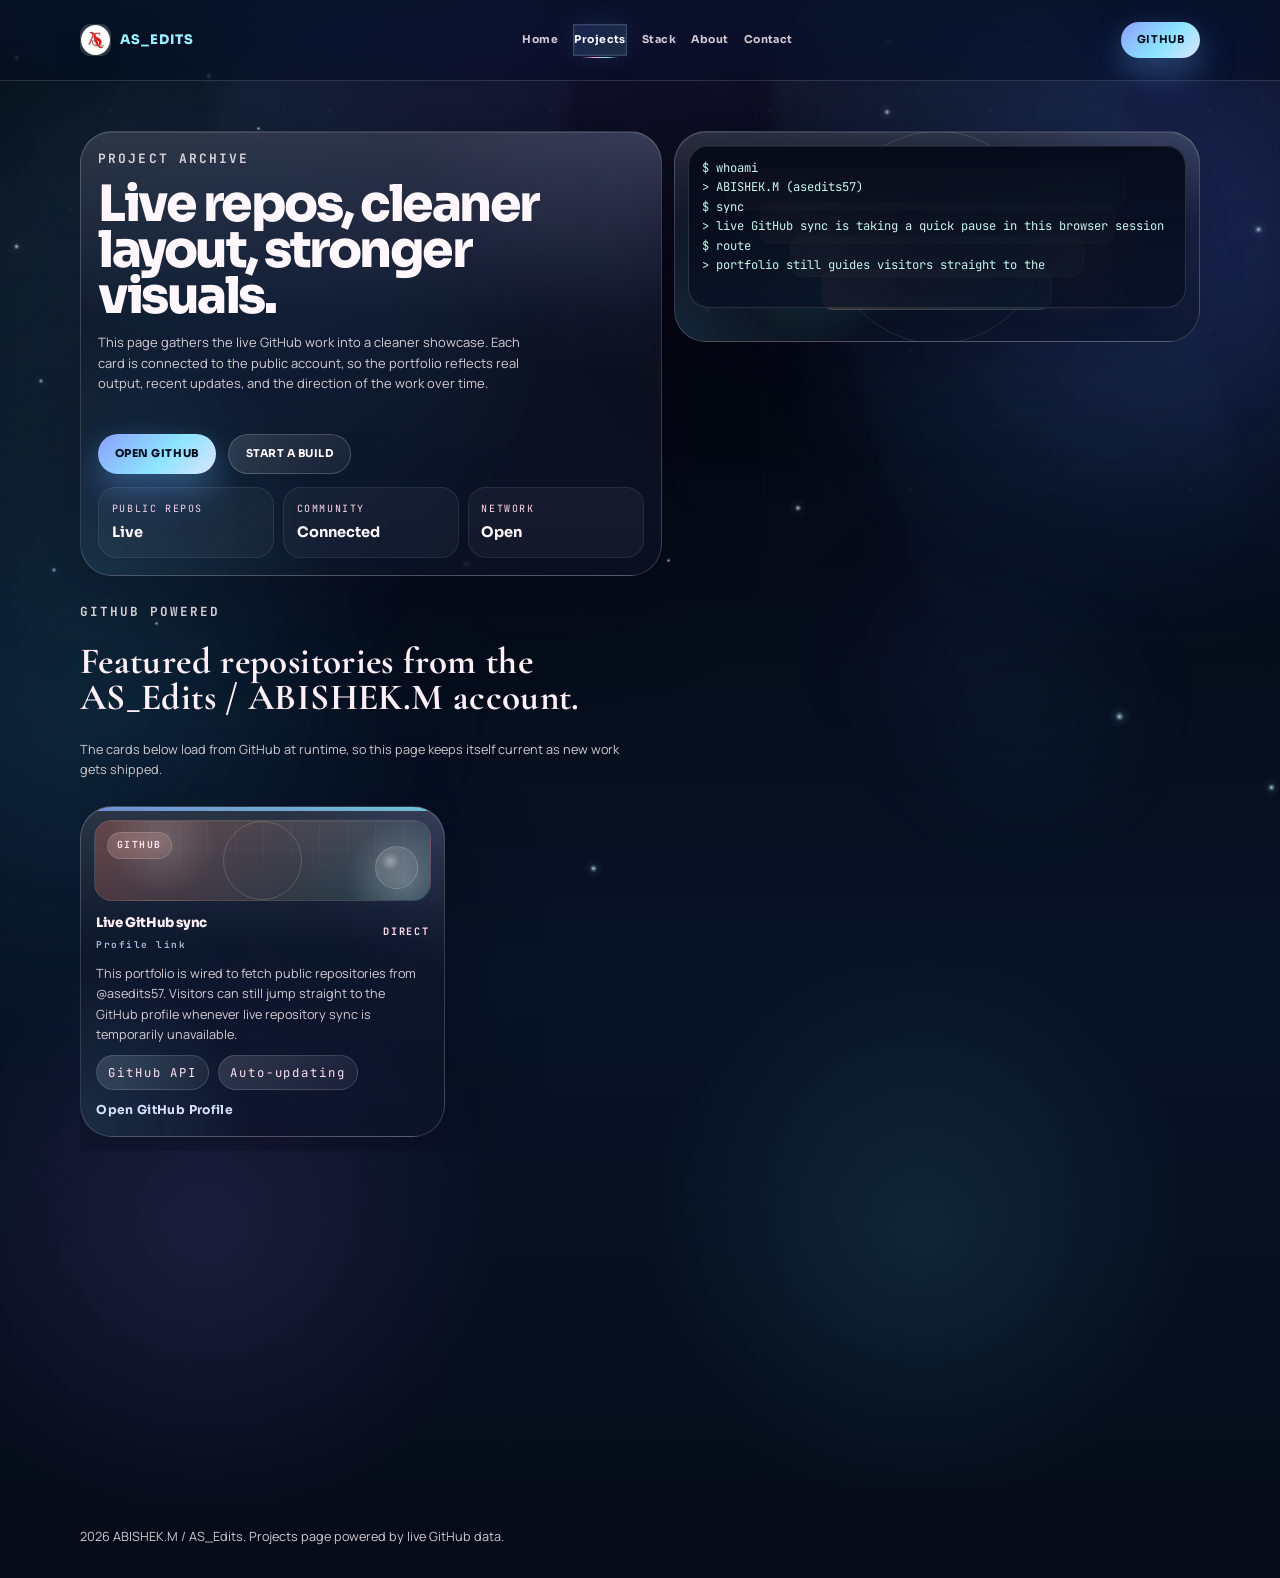
<file: projects.html>
<!DOCTYPE html>
<html lang="en">
  <head>
    <meta charset="UTF-8" />
    <meta
      name="viewport"
      content="width=device-width, initial-scale=1.0, user-scalable=yes, minimum-scale=0.25, maximum-scale=5"
    />
    <meta
      name="description"
      content="Projects page for ABISHEK.M, professionally known as AS_Edits, with live GitHub-powered repository cards."
    />
    <title>Projects | AS_Edits</title>
    <link rel="preconnect" href="https://fonts.googleapis.com" />
    <link rel="preconnect" href="https://fonts.gstatic.com" crossorigin />
    <link
      href="https://fonts.googleapis.com/css2?family=Cormorant+Garamond:wght@600;700&family=JetBrains+Mono:wght@500;700&family=Manrope:wght@400;500;600;700;800&family=Sora:wght@400;500;600;700;800&display=swap"
      rel="stylesheet"
    />
    <link rel="icon" type="image/png" href="assets/as-edits-logo.png" />
    <link rel="stylesheet" href="styles.css" />
  </head>
  <body class="page page--projects">
    <div class="ambient-backdrop" aria-hidden="true">
      <div class="ambient-grid"></div>
      <div class="ambient-glow ambient-glow--one"></div>
      <div class="ambient-glow ambient-glow--two"></div>
      <div class="ambient-glow ambient-glow--three"></div>
      <div class="light-beam light-beam--one"></div>
      <div class="light-beam light-beam--two"></div>
    </div>
    <div class="particle-field" id="particle-field" aria-hidden="true"></div>

    <header class="site-header">
      <nav class="nav shell">
        <a class="brand" href="index.html">
          <span class="brand-mark brand-mark--logo">
            <img class="brand-logo" src="assets/as-edits-logo.png" alt="AS_Edits logo" />
          </span>
          <span class="brand-copy">AS_Edits</span>
        </a>
        <div class="nav-links">
          <a href="index.html">Home</a>
          <a href="projects.html" aria-current="page">Projects</a>
          <a href="stack.html">Stack</a>
          <a href="about.html">About</a>
          <a href="contact.html">Contact</a>
        </div>
        <a
          class="nav-button"
          href="https://github.com/asedits57"
          target="_blank"
          rel="noopener noreferrer"
        >
          GitHub
        </a>
      </nav>
    </header>

    <main class="page-main">
      <section class="page-hero shell">
        <div class="page-hero__panel reveal">
          <div class="page-hero__copy">
            <p class="section-kicker">Project Archive</p>
            <h1>Live repos, cleaner layout, stronger visuals.</h1>
            <p>
              This page gathers the live GitHub work into a cleaner showcase. Each
              card is connected to the public account, so the portfolio reflects
              real output, recent updates, and the direction of the work over
              time.
            </p>
            <div class="hero-actions">
              <a class="button-primary" href="https://github.com/asedits57" target="_blank" rel="noopener noreferrer">Open GitHub</a>
              <a class="button-secondary" href="contact.html">Start A Build</a>
            </div>
          </div>

          <div class="page-hero__stat-grid">
            <article class="page-hero__stat">
              <span>Public repos</span>
              <strong id="stat-repos">--</strong>
            </article>
            <article class="page-hero__stat">
              <span>Community</span>
              <strong id="stat-followers">--</strong>
            </article>
            <article class="page-hero__stat">
              <span>Network</span>
              <strong id="stat-following">--</strong>
            </article>
          </div>
        </div>

        <div class="page-hero__art reveal">
          <div class="art-orbit"></div>
          <div class="art-stack">
            <span></span>
            <span></span>
            <span></span>
            <span></span>
          </div>
          <pre class="glass-code" id="terminal-feed">syncing live GitHub project feed...</pre>
        </div>
      </section>

      <section class="section shell reveal" aria-labelledby="projects-page-title">
        <div class="section-heading">
          <p class="section-kicker">GitHub Powered</p>
          <h2 id="projects-page-title">Featured repositories from the AS_Edits / ABISHEK.M account.</h2>
          <p>
            The cards below load from GitHub at runtime, so this page keeps itself
            current as new work gets shipped.
          </p>
        </div>

        <div class="projects-grid" id="projects-grid" data-repo-limit="12" aria-live="polite">
          <article class="project-card skeleton-card">
            <div class="skeleton-line skeleton-line--title"></div>
            <div class="skeleton-line"></div>
            <div class="skeleton-line skeleton-line--short"></div>
          </article>
          <article class="project-card skeleton-card">
            <div class="skeleton-line skeleton-line--title"></div>
            <div class="skeleton-line"></div>
            <div class="skeleton-line skeleton-line--short"></div>
          </article>
          <article class="project-card skeleton-card">
            <div class="skeleton-line skeleton-line--title"></div>
            <div class="skeleton-line"></div>
            <div class="skeleton-line skeleton-line--short"></div>
          </article>
        </div>
      </section>

      <section class="section shell reveal" aria-labelledby="signals-title">
        <div class="section-heading">
          <p class="section-kicker">What The Work Signals</p>
          <h2 id="signals-title">A repo list is more useful when it tells a story.</h2>
        </div>
        <div class="impact-grid">
          <article class="impact-card">
            <span class="impact-index">01</span>
            <h3>Current output</h3>
            <p>
              The feed updates from the public account, which keeps this page tied
              to the actual pace of shipping.
            </p>
          </article>
          <article class="impact-card">
            <span class="impact-index">02</span>
            <h3>Fullstack direction</h3>
            <p>
              Repository metadata, languages, and live links help visitors read
              both the frontend and systems side of the work.
            </p>
          </article>
          <article class="impact-card">
            <span class="impact-index">03</span>
            <h3>Showcase ready</h3>
            <p>
              The visual layer turns plain repo data into something more portfolio
              worthy without losing the real GitHub connection.
            </p>
          </article>
        </div>
      </section>
    </main>

    <footer class="site-footer shell">
      <p>
        <span id="current-year"></span> ABISHEK.M / AS_Edits. Projects page powered by live
        GitHub data.
      </p>
    </footer>

    <script src="app.js"></script>
  </body>
</html>
</file>
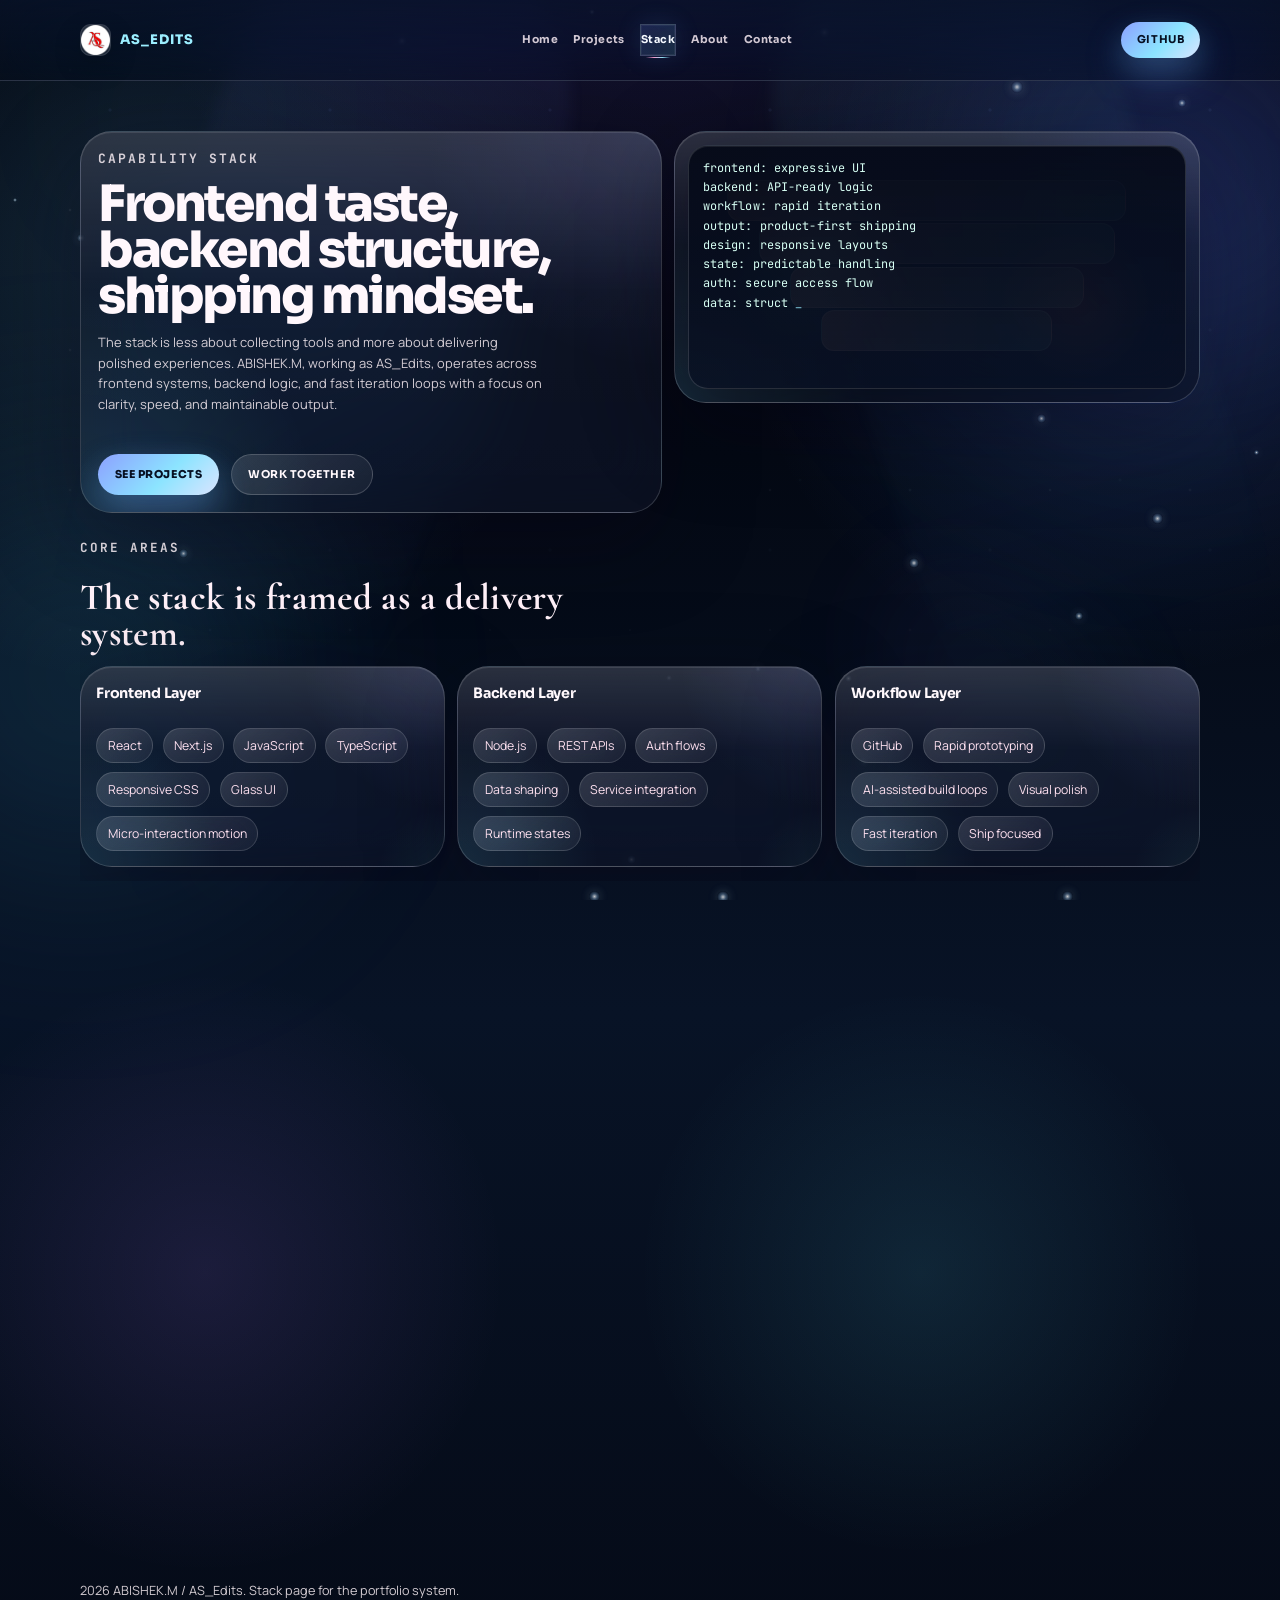
<file: stack.html>
<!DOCTYPE html>
<html lang="en">
  <head>
    <meta charset="UTF-8" />
    <meta
      name="viewport"
      content="width=device-width, initial-scale=1.0, user-scalable=yes, minimum-scale=0.25, maximum-scale=5"
    />
    <meta
      name="description"
      content="Stack page for ABISHEK.M, the fullstack developer behind the professional name AS_Edits."
    />
    <title>Stack | AS_Edits</title>
    <link rel="preconnect" href="https://fonts.googleapis.com" />
    <link rel="preconnect" href="https://fonts.gstatic.com" crossorigin />
    <link
      href="https://fonts.googleapis.com/css2?family=Cormorant+Garamond:wght@600;700&family=JetBrains+Mono:wght@500;700&family=Manrope:wght@400;500;600;700;800&family=Sora:wght@400;500;600;700;800&display=swap"
      rel="stylesheet"
    />
    <link rel="icon" type="image/png" href="assets/as-edits-logo.png" />
    <link rel="stylesheet" href="styles.css" />
  </head>
  <body class="page page--stack">
    <div class="ambient-backdrop" aria-hidden="true">
      <div class="ambient-grid"></div>
      <div class="ambient-glow ambient-glow--one"></div>
      <div class="ambient-glow ambient-glow--two"></div>
      <div class="ambient-glow ambient-glow--three"></div>
      <div class="light-beam light-beam--one"></div>
      <div class="light-beam light-beam--two"></div>
    </div>
    <div class="particle-field" id="particle-field" aria-hidden="true"></div>

    <header class="site-header">
      <nav class="nav shell">
        <a class="brand" href="index.html">
          <span class="brand-mark brand-mark--logo">
            <img class="brand-logo" src="assets/as-edits-logo.png" alt="AS_Edits logo" />
          </span>
          <span class="brand-copy">AS_Edits</span>
        </a>
        <div class="nav-links">
          <a href="index.html">Home</a>
          <a href="projects.html">Projects</a>
          <a href="stack.html" aria-current="page">Stack</a>
          <a href="about.html">About</a>
          <a href="contact.html">Contact</a>
        </div>
        <a
          class="nav-button"
          href="https://github.com/asedits57"
          target="_blank"
          rel="noopener noreferrer"
        >
          GitHub
        </a>
      </nav>
    </header>

    <main class="page-main">
      <section class="page-hero shell">
        <div class="page-hero__panel reveal">
          <div class="page-hero__copy">
            <p class="section-kicker">Capability Stack</p>
            <h1>Frontend taste, backend structure, shipping mindset.</h1>
            <p>
              The stack is less about collecting tools and more about delivering
              polished experiences. ABISHEK.M, working as AS_Edits, operates
              across frontend systems, backend logic, and fast iteration loops
              with a focus on clarity, speed, and maintainable output.
            </p>
            <div class="hero-actions">
              <a class="button-primary" href="projects.html">See Projects</a>
              <a class="button-secondary" href="contact.html">Work Together</a>
            </div>
          </div>
        </div>

        <div class="page-hero__art reveal">
          <div class="art-stack">
            <span></span>
            <span></span>
            <span></span>
            <span></span>
          </div>
          <pre class="glass-code" id="stack-terminal-feed">frontend: expressive UI
backend: API-ready logic
workflow: rapid iteration
output: product-first shipping
design: responsive layouts
state: predictable handling
auth: secure access flow
data: structured integration
testing: practical coverage
deploy: launch-ready builds
debug: fast issue tracing
performance: smooth rendering
ux: intuitive interaction
scale: maintainable growth</pre>
        </div>
      </section>

      <section class="section shell reveal" aria-labelledby="stack-core-title">
        <div class="section-heading">
          <p class="section-kicker">Core Areas</p>
          <h2 id="stack-core-title">The stack is framed as a delivery system.</h2>
        </div>

        <div class="stack-grid">
          <article class="stack-card">
            <h3>Frontend Layer</h3>
            <div class="chip-row">
              <span>React</span>
              <span>Next.js</span>
              <span>JavaScript</span>
              <span>TypeScript</span>
              <span>Responsive CSS</span>
              <span>Glass UI</span>
              <span>Micro-interaction motion</span>
            </div>
          </article>
          <article class="stack-card">
            <h3>Backend Layer</h3>
            <div class="chip-row">
              <span>Node.js</span>
              <span>REST APIs</span>
              <span>Auth flows</span>
              <span>Data shaping</span>
              <span>Service integration</span>
              <span>Runtime states</span>
            </div>
          </article>
          <article class="stack-card">
            <h3>Workflow Layer</h3>
            <div class="chip-row">
              <span>GitHub</span>
              <span>Rapid prototyping</span>
              <span>AI-assisted build loops</span>
              <span>Visual polish</span>
              <span>Fast iteration</span>
              <span>Ship focused</span>
            </div>
          </article>
        </div>
      </section>

      <section class="section shell reveal" aria-labelledby="stack-values-title">
        <div class="section-heading">
          <p class="section-kicker">How It Gets Used</p>
          <h2 id="stack-values-title">The point is not tools alone. It is useful output.</h2>
        </div>

        <div class="impact-grid">
          <article class="impact-card">
            <span class="impact-index">01</span>
            <h3>Interface quality</h3>
            <p>
              Layout, motion, hierarchy, and visual feel are treated as part of the
              product, not just decoration on top of it.
            </p>
          </article>
          <article class="impact-card">
            <span class="impact-index">02</span>
            <h3>System reliability</h3>
            <p>
              Backend thinking shows up in data states, GitHub-driven content, and
              fallbacks that still keep the page usable.
            </p>
          </article>
          <article class="impact-card">
            <span class="impact-index">03</span>
            <h3>Momentum</h3>
            <p>
              The stack is chosen to keep ideas moving fast while still producing
              work that feels deliberate and portfolio ready.
            </p>
          </article>
        </div>
      </section>

      <section class="section shell reveal" aria-labelledby="stack-flow-title">
        <div class="section-heading">
          <p class="section-kicker">Flow</p>
          <h2 id="stack-flow-title">A clean route from concept to shipped build.</h2>
        </div>

        <div class="process-grid">
          <article class="process-card">
            <span class="process-step">01</span>
            <h3>Shape</h3>
            <p>Frame the product angle, the interface goals, and the key flows.</p>
          </article>
          <article class="process-card">
            <span class="process-step">02</span>
            <h3>Wire</h3>
            <p>Connect layout, interaction, content, and backend logic into one system.</p>
          </article>
          <article class="process-card">
            <span class="process-step">03</span>
            <h3>Refine</h3>
            <p>Push visual detail, clarity, performance, and motion until it feels ready.</p>
          </article>
        </div>
      </section>
    </main>

    <footer class="site-footer shell">
      <p><span id="current-year"></span> ABISHEK.M / AS_Edits. Stack page for the portfolio system.</p>
    </footer>

    <script src="app.js"></script>
  </body>
</html>
</file>
<file: styles.css>
:root {
  --bg: #050505;
  --bg-deep: #090909;
  --surface: rgba(14, 12, 10, 0.82);
  --surface-strong: #11100d;
  --line: rgba(255, 232, 187, 0.12);
  --line-strong: rgba(255, 232, 187, 0.18);
  --text: #f4efe7;
  --muted: #ac9c84;
  --accent: #d4a24c;
  --accent-soft: #f2cf8d;
  --accent-cool: #f7e3b8;
  --shadow: 0 24px 70px rgba(0, 0, 0, 0.32);
  --radius-xl: 32px;
  --radius-lg: 24px;
  --radius-md: 18px;
}

* {
  box-sizing: border-box;
}

html {
  scroll-behavior: smooth;
}

body {
  margin: 0;
  min-height: 100vh;
  color: var(--text);
  font-family: "Inter", sans-serif;
  background:
    radial-gradient(circle at top left, rgba(212, 162, 76, 0.18), transparent 32%),
    radial-gradient(circle at 82% 12%, rgba(242, 207, 141, 0.12), transparent 26%),
    radial-gradient(circle at 50% 100%, rgba(212, 162, 76, 0.08), transparent 24%),
    linear-gradient(180deg, #060606 0%, var(--bg) 42%, var(--bg-deep) 100%);
  line-height: 1.6;
}

body::before,
body::after {
  content: "";
  position: fixed;
  border-radius: 999px;
  filter: blur(80px);
  pointer-events: none;
  z-index: 0;
}

body::before {
  width: 18rem;
  height: 18rem;
  top: 6rem;
  right: -4rem;
  background: rgba(255, 122, 89, 0.18);
}

body::after {
  width: 16rem;
  height: 16rem;
  bottom: 8rem;
  left: -5rem;
  background: rgba(77, 214, 198, 0.14);
}

main {
  position: relative;
  overflow: clip;
}

.ambient-backdrop {
  position: fixed;
  inset: 0;
  overflow: hidden;
  pointer-events: none;
  z-index: 0;
}

.particle-field {
  position: fixed;
  inset: 0;
  pointer-events: none;
  z-index: 0;
  overflow: hidden;
}

.particle {
  position: absolute;
  width: var(--size, 6px);
  height: var(--size, 6px);
  left: var(--x, 50%);
  top: var(--y, 50%);
  border-radius: 999px;
  opacity: 0.45;
  background: radial-gradient(circle, rgba(255, 255, 255, 0.95), transparent 72%);
  animation: particleFloat var(--duration, 12s) linear infinite;
  animation-delay: var(--delay, 0s);
}

.ambient-grid,
.ambient-glow {
  position: absolute;
  inset: 0;
}

.ambient-grid {
  opacity: 0.12;
  background-image:
    linear-gradient(rgba(255, 255, 255, 0.05) 1px, transparent 1px),
    linear-gradient(90deg, rgba(255, 255, 255, 0.05) 1px, transparent 1px);
  background-size: 80px 80px;
  mask-image: linear-gradient(180deg, rgba(0, 0, 0, 0.75), transparent 88%);
  animation: gridShift 18s linear infinite;
}

.ambient-glow--one,
.ambient-glow--two,
.ambient-glow--three {
  border-radius: 999px;
  filter: blur(90px);
}

.ambient-glow--one {
  inset: 4rem auto auto 10%;
  width: 18rem;
  height: 18rem;
  background: rgba(212, 162, 76, 0.18);
  animation: driftBlob 12s ease-in-out infinite;
}

.ambient-glow--two {
  inset: 22% 6% auto auto;
  width: 22rem;
  height: 22rem;
  background: rgba(242, 207, 141, 0.12);
  animation: driftBlob 16s ease-in-out infinite reverse;
}

.ambient-glow--three {
  inset: auto auto 5% 12%;
  width: 16rem;
  height: 16rem;
  background: rgba(212, 162, 76, 0.14);
  animation: driftBlob 14s ease-in-out infinite 1s;
}

.light-beam {
  position: absolute;
  width: 26rem;
  height: 120vh;
  top: -10vh;
  --beam-rotate: 20deg;
  border-radius: 999px;
  filter: blur(18px);
  opacity: 0.22;
  transform: rotate(var(--beam-rotate));
  background: linear-gradient(180deg, transparent, rgba(255, 255, 255, 0.24), transparent);
}

.light-beam--one {
  left: 8%;
  animation: beamShift 12s ease-in-out infinite;
}

.light-beam--two {
  right: 4%;
  opacity: 0.16;
  --beam-rotate: -18deg;
  animation: beamShift 15s ease-in-out infinite reverse;
}

a {
  color: inherit;
  text-decoration: none;
}

.shell {
  width: min(1120px, calc(100% - 2rem));
  margin: 0 auto;
  position: relative;
  z-index: 1;
}

.site-header {
  position: sticky;
  top: 0;
  z-index: 10;
  backdrop-filter: blur(20px);
  background: rgba(4, 16, 22, 0.56);
  border-bottom: 1px solid rgba(255, 255, 255, 0.05);
}

.nav {
  display: flex;
  align-items: center;
  justify-content: space-between;
  gap: 1.15rem;
  min-height: 80px;
}

.brand {
  display: inline-flex;
  align-items: center;
  gap: 0.7rem;
  font-family: "Sora", sans-serif;
  font-weight: 800;
  letter-spacing: 0.04em;
  text-transform: uppercase;
}

.brand-mark {
  display: grid;
  place-items: center;
  width: 2.35rem;
  height: 2.35rem;
  border-radius: 0.82rem;
  color: #091219;
  background: linear-gradient(135deg, var(--accent-soft), var(--accent));
}

.brand-mark--logo {
  overflow: hidden;
  padding: 0;
  border: 1px solid rgba(255, 255, 255, 0.12);
  background: rgba(255, 255, 255, 0.08);
  box-shadow:
    0 10px 28px rgba(0, 0, 0, 0.18),
    inset 0 1px 0 rgba(255, 255, 255, 0.08);
}

.brand-logo {
  display: block;
  width: 100%;
  height: 100%;
  object-fit: cover;
}

.nav-links {
  display: flex;
  align-items: center;
  gap: 1.15rem;
  color: var(--muted);
  font-family: "Sora", sans-serif;
  font-weight: 700;
  letter-spacing: 0.04em;
}

.nav-links a {
  display: inline-flex;
  align-items: center;
  min-height: 2.45rem;
}

.nav-links a:hover,
.nav-links a:focus-visible {
  color: var(--text);
}

.nav-button,
.button-primary,
.button-secondary {
  display: inline-flex;
  align-items: center;
  justify-content: center;
  min-height: 2.9rem;
  padding: 0.8rem 1.25rem;
  border-radius: 999px;
  border: 1px solid transparent;
  font-family: "Sora", sans-serif;
  font-weight: 700;
  letter-spacing: 0.05em;
  text-transform: uppercase;
  transition:
    transform 180ms ease,
    border-color 180ms ease,
    background-color 180ms ease,
    color 180ms ease;
}

.nav-button {
  min-height: 2.8rem;
  padding: 0.74rem 1.2rem;
}

.nav-button,
.button-secondary {
  color: var(--text);
  background: rgba(255, 255, 255, 0.05);
  border-color: rgba(255, 255, 255, 0.08);
}

.button-primary {
  color: #10171d;
  font-weight: 800;
  background: linear-gradient(135deg, var(--accent-soft), var(--accent));
  box-shadow: 0 14px 36px rgba(255, 122, 89, 0.24);
}

.nav-button:hover,
.button-primary:hover,
.button-secondary:hover,
.nav-button:focus-visible,
.button-primary:focus-visible,
.button-secondary:focus-visible {
  transform: translateY(-2px);
}

.hero {
  position: relative;
  display: grid;
  grid-template-columns: minmax(0, 0.96fr) minmax(22.5rem, 1fr);
  gap: clamp(1.5rem, 3vw, 2.5rem);
  padding: 5.5rem 0 2.5rem;
  align-items: start;
  min-height: calc(100vh - 5rem);
}

.hero-copy {
  position: relative;
  z-index: 1;
  grid-column: 1;
  grid-row: 1;
}

.eyebrow,
.section-kicker,
.stage-kicker {
  margin: 0 0 0.85rem;
  font-size: 0.82rem;
  font-family: "JetBrains Mono", monospace;
  font-weight: 700;
  letter-spacing: 0.14em;
  text-transform: uppercase;
  color: var(--accent-soft);
}

.hero h1,
.section-heading h2,
.about-copy h2,
.cta-panel h2 {
  margin: 0;
  line-height: 0.98;
  font-family: "Sora", sans-serif;
  letter-spacing: -0.04em;
}

.hero h1 {
  font-size: clamp(3rem, 7vw, 6rem);
  max-width: 10ch;
  text-transform: uppercase;
}

.section-heading h2,
.about-copy h2,
.cta-panel h2 {
  font-family: "Sora", sans-serif;
  letter-spacing: -0.05em;
}

.headline-accent {
  color: var(--accent-cool);
}

.lede,
.section-heading p,
.about-copy p,
.impact-card p,
.info-card p,
.process-card p,
.cta-panel p {
  color: var(--muted);
}

.eyebrow,
.section-kicker,
.stage-kicker {
  color: var(--accent-soft);
}

.lede {
  max-width: 38rem;
  margin: 1.5rem 0 0;
  font-size: 1.08rem;
}

.hero-story {
  display: grid;
  gap: clamp(2.6rem, 3.4vw, 3.2rem);
  width: 100%;
  max-width: 40rem;
  margin: 0.35rem auto 0;
  justify-items: center;
  text-align: center;
}

.hero-story p {
  width: min(100%, 34ch);
  margin: 0 auto;
  text-align: center;
  font-family: "Cormorant Garamond", serif;
  font-size: clamp(1.4rem, 2vw, 1.78rem);
  font-weight: 700;
  line-height: 1.34;
  letter-spacing: 0.01em;
  text-wrap: pretty;
  color: #f5ecff;
  text-shadow: 0 8px 24px rgba(8, 16, 34, 0.18);
}

.hero-story p:first-child,
.hero-story p:nth-child(2) {
  font-size: clamp(1.34rem, 1.75vw, 1.58rem);
  line-height: 1.36;
}

.hero-story p:first-child {
  height: auto;
  width: min(100%, 35ch);
  max-width: 35ch;
}

.hero-story p:nth-child(2) {
  height: 180px;
  width: min(100%, 33ch);
  max-width: 33ch;
}

.page--home .hero .eyebrow {
  display: inline-block;
  margin-bottom: 1.7rem;
  font-family: "Sora", sans-serif;
  font-size: clamp(1.3rem, 1.3vw, 1.3rem);
  font-weight: 700;
  line-height: 1;
  letter-spacing: 0.09em;
  white-space: nowrap;
  background: linear-gradient(
    90deg,
    #ffe76a 0%,
    #ff8fc7 22%,
    #9c9cff 45%,
    #62e8ff 70%,
    #85ff9f 100%
  );
  background-size: 180% 100%;
  background-position: 0% 50%;
  -webkit-background-clip: text;
  background-clip: text;
  color: transparent;
  -webkit-text-fill-color: transparent;
  -webkit-text-stroke: 0.35px rgba(255, 247, 225, 0.58);
  text-shadow:
    0 0 18px rgba(255, 122, 198, 0.22),
    0 0 28px rgba(98, 232, 255, 0.18);
  transition:
    transform 180ms ease,
    background-position 280ms ease,
    filter 280ms ease,
    text-shadow 280ms ease,
    -webkit-text-stroke-color 280ms ease;
}

.page--home .hero .eyebrow:hover {
  transform: translateY(-2px) scale(1.03);
  background-position: 100% 50%;
  filter: saturate(1.2) brightness(1.08);
  -webkit-text-stroke: 0.35px rgba(255, 255, 255, 0.78);
  text-shadow:
    0 0 22px rgba(255, 118, 184, 0.36),
    0 0 34px rgba(96, 231, 255, 0.32),
    0 10px 26px rgba(8, 20, 42, 0.28);
}

.hero-nameplate {
  display: inline-block;
  width: min(100%, 34ch);
  margin: 0 auto 0.7rem;
  text-align: center;
  font-family: "Bodoni Moda", serif;
  font-size: clamp(2rem, 3.1vw, 2.9rem);
  font-weight: 700;
  font-style: normal;
  line-height: 1;
  letter-spacing: 0.08em;
  text-transform: uppercase;
  background: linear-gradient(90deg, #ffe5a3 0%, #ffc46b 24%, #ff8db8 58%, #b8a4ff 100%);
  background-size: 160% 100%;
  background-position: 50% 50%;
  -webkit-background-clip: text;
  background-clip: text;
  color: transparent;
  -webkit-text-fill-color: transparent;
  -webkit-text-stroke: 0.2px rgba(255, 244, 224, 0.42);
  text-shadow:
    0 10px 28px rgba(6, 10, 24, 0.24),
    0 0 18px rgba(255, 181, 112, 0.16),
    0 0 24px rgba(204, 160, 255, 0.14);
}

.hero-actions {
  display: flex;
  flex-wrap: wrap;
  gap: 0.9rem;
  margin-top: clamp(2rem, 4vw, 3rem);
}

.hero-pill-row,
.chip-row,
.repo-meta {
  display: flex;
  flex-wrap: wrap;
  gap: 0.7rem;
}

.hero-pill-row {
  margin-top: 1.35rem;
}

.hero-pill-row span,
.chip-row span,
.repo-pill {
  border: 1px solid var(--line);
  border-radius: 999px;
  padding: 0.5rem 0.8rem;
  background: rgba(255, 255, 255, 0.04);
}

.hero-pill-row span {
  position: relative;
  animation: floatingBadge 5.6s ease-in-out infinite;
}

.hero-pill-row span:nth-child(2) {
  animation-delay: 0.8s;
}

.hero-pill-row span:nth-child(3) {
  animation-delay: 1.6s;
}

.motion-ribbon {
  position: relative;
  margin-top: 1.5rem;
  padding: 0.9rem 0;
  overflow: hidden;
  border-top: 1px solid rgba(255, 255, 255, 0.08);
  border-bottom: 1px solid rgba(255, 255, 255, 0.08);
}

.motion-ribbon::before,
.motion-ribbon::after {
  content: "";
  position: absolute;
  top: 0;
  bottom: 0;
  width: 5rem;
  z-index: 1;
}

.motion-ribbon::before {
  left: 0;
  background: linear-gradient(90deg, rgba(6, 19, 26, 1), transparent);
}

.motion-ribbon::after {
  right: 0;
  background: linear-gradient(270deg, rgba(6, 19, 26, 1), transparent);
}

.motion-ribbon__track {
  display: flex;
  gap: 0.9rem;
  width: max-content;
  animation: marqueeDrift 18s linear infinite;
}

.motion-ribbon__track span {
  padding: 0.45rem 0.85rem;
  border-radius: 999px;
  color: var(--accent-soft);
  background: rgba(255, 255, 255, 0.04);
  font-family: "Cormorant Garamond", serif;
  font-size: 1.1rem;
  letter-spacing: 0.05em;
  text-transform: uppercase;
}

.hero-stage {
  position: relative;
  isolation: isolate;
  display: grid;
  grid-template-columns: minmax(0, 1fr) minmax(15rem, 19rem);
  gap: 1rem;
  align-items: start;
  grid-column: 1 / -1;
  grid-row: 3;
  margin-top: 0.85rem;
  transform: translate3d(var(--parallax-x, 0), var(--parallax-y, 0), 0);
  transition: transform 220ms ease;
}

.hero-graphic {
  position: absolute;
  inset: -10% -8% -8%;
  z-index: -1;
  pointer-events: none;
}

.hero-graphic__ring,
.hero-graphic__core,
.hero-graphic__beam {
  position: absolute;
  border-radius: 999px;
}

.hero-graphic__ring {
  inset: 50%;
  margin: auto;
}

.hero-graphic__ring--outer {
  width: 23rem;
  height: 23rem;
  margin-left: -11.5rem;
  margin-top: -11.5rem;
  border: 1px solid rgba(255, 255, 255, 0.08);
  background: conic-gradient(
    from 180deg,
    rgba(255, 122, 89, 0.08),
    rgba(77, 214, 198, 0.22),
    rgba(255, 200, 110, 0.08),
    rgba(255, 122, 89, 0.08)
  );
  -webkit-mask: radial-gradient(circle, transparent 61%, black 62%);
  mask: radial-gradient(circle, transparent 61%, black 62%);
  animation: slowSpin 18s linear infinite;
}

.hero-graphic__ring--inner {
  width: 16rem;
  height: 16rem;
  margin-left: -8rem;
  margin-top: -8rem;
  border: 1px dashed rgba(255, 255, 255, 0.14);
  animation: slowSpin 10s linear infinite reverse;
}

.hero-graphic__core {
  inset: 50%;
  width: 7rem;
  height: 7rem;
  margin-left: -3.5rem;
  margin-top: -3.5rem;
  background:
    radial-gradient(circle at 30% 30%, rgba(255, 255, 255, 0.8), transparent 26%),
    radial-gradient(circle, rgba(77, 214, 198, 0.35), rgba(255, 122, 89, 0.12) 62%, transparent 78%);
  filter: blur(0.5px);
  animation: pulseGlow 4s ease-in-out infinite;
}

.hero-graphic__beam {
  inset: 50%;
  width: 1px;
  height: 13rem;
  transform-origin: top center;
  background: linear-gradient(180deg, rgba(255, 255, 255, 0.65), transparent 82%);
}

.hero-graphic__beam--one {
  margin-left: -0.5px;
  margin-top: -6.5rem;
  animation: radarSweep 6s linear infinite;
}

.hero-graphic__beam--two {
  margin-left: -0.5px;
  margin-top: -6.5rem;
  opacity: 0.45;
  animation: radarSweep 9s linear infinite reverse;
}

.stage-orbit {
  position: absolute;
  inset: -1.5rem -1rem -1rem;
  pointer-events: none;
}

.orbit {
  position: absolute;
  inset: 50%;
  border-radius: 999px;
  border: 1px solid rgba(255, 255, 255, 0.09);
  transform-origin: center;
}

.orbit--one {
  width: 115%;
  height: 115%;
  margin: -57.5% 0 0 -57.5%;
  animation: slowSpin 22s linear infinite;
}

.orbit--two {
  width: 92%;
  height: 92%;
  margin: -46% 0 0 -46%;
  border-style: dashed;
  animation: slowSpin 15s linear infinite reverse;
}

.float-chip {
  position: absolute;
  padding: 0.55rem 0.9rem;
  border-radius: 999px;
  border: 1px solid rgba(255, 255, 255, 0.08);
  background: rgba(8, 20, 27, 0.84);
  box-shadow: 0 14px 36px rgba(0, 0, 0, 0.28);
  color: var(--accent-soft);
  font-family: "JetBrains Mono", monospace;
  font-size: 0.74rem;
  font-weight: 700;
  letter-spacing: 0.08em;
  text-transform: uppercase;
  animation: floatingBadge 6.5s ease-in-out infinite;
}

.float-chip--one {
  top: 6%;
  right: 8%;
}

.float-chip--two {
  bottom: 16%;
  left: -4%;
  animation-delay: 1.2s;
}

.float-chip--three {
  right: -2%;
  bottom: 8%;
  animation-delay: 2.1s;
}

.stage-card,
.impact-card,
.project-card,
.info-card,
.stack-card,
.process-card,
.cta-panel {
  border: 1px solid var(--line);
  border-radius: var(--radius-xl);
  background:
    linear-gradient(180deg, rgba(255, 255, 255, 0.05), transparent 100%),
    var(--surface);
  box-shadow: var(--shadow);
}

.stage-card {
  padding: 1.5rem;
  position: relative;
  overflow: hidden;
  animation: heroCardFloat 7s ease-in-out infinite;
  backdrop-filter: blur(18px);
}

.stage-card::after {
  content: "";
  position: absolute;
  inset: auto -20% -35% auto;
  width: 14rem;
  height: 14rem;
  border-radius: 999px;
  background: radial-gradient(circle, rgba(255, 122, 89, 0.18), transparent 70%);
  animation: pulseGlow 4.5s ease-in-out infinite;
}

.stage-header,
.project-head,
.repo-footer {
  display: flex;
  align-items: center;
  justify-content: space-between;
  gap: 1rem;
}

.stage-header h2 {
  margin: 0;
  font-family: "Sora", sans-serif;
  font-size: 1.5rem;
}

.signal-dot {
  display: inline-flex;
  align-items: center;
  gap: 0.45rem;
  padding: 0.48rem 0.75rem;
  border-radius: 999px;
  background: rgba(77, 214, 198, 0.14);
  color: var(--accent-cool);
  font-family: "JetBrains Mono", monospace;
  font-size: 0.78rem;
  font-weight: 700;
  letter-spacing: 0.08em;
}

.signal-dot::before {
  content: "";
  width: 0.55rem;
  height: 0.55rem;
  border-radius: 999px;
  background: currentColor;
  box-shadow: 0 0 0 rgba(77, 214, 198, 0.45);
  animation: signalPulse 1.8s ease-out infinite;
}

.stage-metrics {
  display: grid;
  grid-template-columns: repeat(3, minmax(0, 1fr));
  gap: 0.9rem;
  margin-top: 1.35rem;
}

.metric-tile {
  padding: 1rem;
  border-radius: var(--radius-md);
  background: rgba(255, 255, 255, 0.04);
  border: 1px solid var(--line);
  animation: tileDrift 5.4s ease-in-out infinite;
}

.metric-tile:nth-child(2) {
  animation-delay: 0.6s;
}

.metric-tile:nth-child(3) {
  animation-delay: 1.2s;
}

.metric-label {
  display: block;
  color: var(--muted);
  font-family: "JetBrains Mono", monospace;
  font-size: 0.82rem;
  text-transform: uppercase;
  letter-spacing: 0.08em;
}

.metric-tile strong {
  display: block;
  margin-top: 0.4rem;
  font-family: "Sora", sans-serif;
  font-size: clamp(1.6rem, 4vw, 2.4rem);
}

.stage-visuals {
  display: grid;
  gap: 1rem;
  margin-top: 1.1rem;
}

.visual-meter-card,
.signal-panel {
  border: 1px solid rgba(255, 255, 255, 0.08);
  background: rgba(255, 255, 255, 0.04);
  border-radius: var(--radius-md);
}

.visual-meter-card {
  padding: 1rem;
}

.visual-meter-card__header {
  display: flex;
  align-items: center;
  justify-content: space-between;
  gap: 1rem;
  margin-bottom: 0.8rem;
  color: var(--muted);
}

.visual-meter-card__header span,
.visual-meter-card__header strong,
.signal-panel__label {
  font-family: "JetBrains Mono", monospace;
}

.visual-meter-card__header strong {
  color: var(--accent-soft);
}

.meter-track {
  position: relative;
  height: 0.85rem;
  overflow: hidden;
  border-radius: 999px;
  background: rgba(255, 255, 255, 0.08);
}

.meter-fill {
  display: block;
  height: 100%;
  border-radius: inherit;
  background: linear-gradient(90deg, var(--accent), var(--accent-soft), var(--accent-cool));
  background-size: 160% 100%;
  animation: meterPulse 4.6s ease-in-out infinite;
}

.meter-fill--primary {
  width: 96%;
}

.visual-eq {
  display: grid;
  grid-template-columns: repeat(8, minmax(0, 1fr));
  align-items: end;
  gap: 0.5rem;
  min-height: 4.8rem;
  padding: 1rem;
  border-radius: var(--radius-md);
  border: 1px solid rgba(255, 255, 255, 0.08);
  background: rgba(255, 255, 255, 0.04);
}

.visual-eq span {
  display: block;
  border-radius: 999px 999px 0 0;
  background: linear-gradient(180deg, var(--accent-soft), var(--accent), var(--accent-cool));
  transform-origin: bottom center;
  animation: equalizerBounce 1.8s ease-in-out infinite;
}

.visual-eq span:nth-child(1) {
  height: 55%;
}

.visual-eq span:nth-child(2) {
  height: 82%;
  animation-delay: 0.12s;
}

.visual-eq span:nth-child(3) {
  height: 44%;
  animation-delay: 0.28s;
}

.visual-eq span:nth-child(4) {
  height: 92%;
  animation-delay: 0.2s;
}

.visual-eq span:nth-child(5) {
  height: 62%;
  animation-delay: 0.38s;
}

.visual-eq span:nth-child(6) {
  height: 76%;
  animation-delay: 0.1s;
}

.visual-eq span:nth-child(7) {
  height: 48%;
  animation-delay: 0.32s;
}

.visual-eq span:nth-child(8) {
  height: 86%;
  animation-delay: 0.18s;
}

.signal-cluster {
  display: grid;
  grid-template-columns: repeat(3, minmax(0, 1fr));
  gap: 0.8rem;
}

.signal-panel {
  padding: 0.9rem;
}

.signal-panel__label {
  display: block;
  margin-bottom: 0.35rem;
  color: var(--muted);
  font-size: 0.78rem;
  text-transform: uppercase;
  letter-spacing: 0.1em;
}

.signal-panel strong {
  display: block;
  font-family: "Sora", sans-serif;
  font-size: 1rem;
  color: var(--text);
}

.terminal-card {
  margin-top: 1.2rem;
  border-radius: var(--radius-md);
  overflow: hidden;
  border: 1px solid var(--line-strong);
  background: rgba(2, 8, 12, 0.72);
}

.terminal-bar {
  display: flex;
  gap: 0.45rem;
  padding: 0.8rem 0.95rem;
  border-bottom: 1px solid rgba(255, 255, 255, 0.08);
}

.terminal-bar span {
  width: 0.72rem;
  height: 0.72rem;
  border-radius: 999px;
  background: rgba(255, 255, 255, 0.22);
}

.terminal-bar span:first-child {
  background: #ff7a59;
}

.terminal-bar span:nth-child(2) {
  background: #ffc86e;
}

.terminal-bar span:nth-child(3) {
  background: #4dd6c6;
}

#terminal-feed {
  margin: 0;
  padding: 1rem;
  min-height: 12.4rem;
  color: #c8f5ec;
  font-size: 0.92rem;
  white-space: pre-wrap;
  font-family: "JetBrains Mono", monospace;
}

.section {
  padding: 2.5rem 0;
}

.showcase-band {
  display: grid;
  grid-template-columns: 0.95fr 1.05fr;
  gap: 1rem;
  align-items: stretch;
  padding: 1rem 0 2.5rem;
}

.showcase-band__copy,
.showcase-panel {
  border: 1px solid var(--line);
  border-radius: var(--radius-xl);
  background:
    linear-gradient(180deg, rgba(255, 255, 255, 0.05), transparent 100%),
    var(--surface);
  box-shadow: var(--shadow);
}

.showcase-band__copy {
  padding: 1.6rem;
}

.showcase-band__copy h2 {
  margin: 0;
  font-family: "Sora", sans-serif;
  font-size: clamp(2rem, 4vw, 3.1rem);
  line-height: 1.02;
}

.showcase-band__copy p:last-child {
  color: var(--muted);
}

.showcase-band__grid {
  display: grid;
  grid-template-columns: repeat(3, minmax(0, 1fr));
  gap: 1rem;
}

.showcase-panel {
  position: relative;
  overflow: hidden;
  padding: 1rem;
  min-height: 18rem;
  transition:
    transform 240ms ease,
    border-color 240ms ease;
}

.showcase-panel:hover {
  transform: translateY(-8px);
  border-color: rgba(255, 255, 255, 0.18);
}

.showcase-panel__meta {
  position: absolute;
  left: 1rem;
  right: 1rem;
  bottom: 1rem;
  display: grid;
  gap: 0.35rem;
}

.showcase-panel__meta span {
  color: var(--accent-soft);
  font-family: "JetBrains Mono", monospace;
  font-size: 0.8rem;
  font-weight: 700;
  letter-spacing: 0.12em;
  text-transform: uppercase;
}

.showcase-panel__meta strong {
  font-family: "Sora", sans-serif;
  font-size: 1rem;
  line-height: 1.3;
}

.radar-display {
  position: absolute;
  inset: 1rem 1rem 4.7rem;
  display: grid;
  place-items: center;
  border-radius: var(--radius-lg);
  background:
    radial-gradient(circle, rgba(77, 214, 198, 0.16), rgba(6, 19, 26, 0.08) 55%, transparent 56%),
    linear-gradient(180deg, rgba(255, 255, 255, 0.04), transparent);
  overflow: hidden;
}

.radar-ring,
.radar-sweep,
.radar-dot {
  position: absolute;
  border-radius: 999px;
}

.radar-ring {
  border: 1px solid rgba(77, 214, 198, 0.2);
}

.radar-ring--one {
  width: 78%;
  height: 78%;
}

.radar-ring--two {
  width: 54%;
  height: 54%;
}

.radar-ring--three {
  width: 28%;
  height: 28%;
}

.radar-sweep {
  width: 50%;
  height: 2px;
  background: linear-gradient(90deg, rgba(77, 214, 198, 0.8), transparent);
  transform-origin: left center;
  animation: radarSweep 4.2s linear infinite;
}

.radar-dot {
  width: 0.75rem;
  height: 0.75rem;
  background: var(--accent-soft);
  box-shadow: 0 0 22px rgba(255, 200, 110, 0.5);
  animation: signalBlink 2.4s ease-in-out infinite;
}

.radar-dot--one {
  top: 34%;
  right: 26%;
}

.radar-dot--two {
  bottom: 24%;
  left: 32%;
  animation-delay: 0.7s;
}

.radar-dot--three {
  top: 52%;
  left: 26%;
  animation-delay: 1.2s;
}

.timeline-lines {
  position: absolute;
  inset: 1.2rem 1rem 6rem;
  display: grid;
  grid-template-columns: repeat(4, minmax(0, 1fr));
  gap: 0.7rem;
}

.timeline-lines span {
  align-self: stretch;
  border-radius: 999px;
  background: linear-gradient(180deg, rgba(255, 255, 255, 0.04), rgba(255, 255, 255, 0.01));
  overflow: hidden;
  position: relative;
}

.timeline-lines span::after {
  content: "";
  position: absolute;
  left: 0;
  right: 0;
  bottom: 0;
  height: 65%;
  border-radius: inherit;
  background: linear-gradient(180deg, var(--accent-cool), var(--accent));
  animation: timelineFill 3.8s ease-in-out infinite;
}

.timeline-lines span:nth-child(2)::after {
  height: 82%;
  animation-delay: 0.4s;
}

.timeline-lines span:nth-child(3)::after {
  height: 58%;
  animation-delay: 0.8s;
}

.timeline-lines span:nth-child(4)::after {
  height: 92%;
  animation-delay: 1.2s;
}

.timeline-points {
  position: absolute;
  left: 1.2rem;
  right: 1.2rem;
  bottom: 5.2rem;
  display: flex;
  justify-content: space-between;
}

.timeline-points span {
  width: 0.85rem;
  height: 0.85rem;
  border-radius: 999px;
  background: var(--accent-soft);
  box-shadow: 0 0 18px rgba(255, 200, 110, 0.38);
  animation: signalBlink 2.2s ease-in-out infinite;
}

.timeline-points span:nth-child(2) {
  animation-delay: 0.35s;
}

.timeline-points span:nth-child(3) {
  animation-delay: 0.7s;
}

.timeline-points span:nth-child(4) {
  animation-delay: 1.05s;
}

.stack-visual {
  position: absolute;
  inset: 1.1rem 1rem 5rem;
  display: grid;
  align-content: end;
  gap: 0.7rem;
}

.stack-visual span {
  display: block;
  height: 3rem;
  border-radius: 1rem;
  background:
    linear-gradient(90deg, rgba(255, 255, 255, 0.08), transparent),
    linear-gradient(135deg, rgba(255, 122, 89, 0.28), rgba(77, 214, 198, 0.18));
  border: 1px solid rgba(255, 255, 255, 0.08);
  transform: translateX(0);
  animation: layerShift 4.8s ease-in-out infinite;
}

.stack-visual span:nth-child(1) {
  width: 88%;
}

.stack-visual span:nth-child(2) {
  width: 74%;
  animation-delay: 0.45s;
}

.stack-visual span:nth-child(3) {
  width: 61%;
  animation-delay: 0.9s;
}

.stack-visual span:nth-child(4) {
  width: 46%;
  animation-delay: 1.35s;
}

.section-heading {
  display: grid;
  gap: 0.9rem;
  max-width: 48rem;
  margin-bottom: 1.7rem;
}

.section-heading h2,
.about-copy h2,
.cta-panel h2 {
  font-size: clamp(2.1rem, 5vw, 3.35rem);
}

.impact-grid,
.projects-grid,
.stack-grid,
.process-grid {
  display: grid;
  gap: 1rem;
}

.impact-grid {
  grid-template-columns: repeat(3, minmax(0, 1fr));
}

.impact-card,
.project-card,
.info-card,
.stack-card,
.process-card {
  padding: 1.35rem;
  position: relative;
  overflow: hidden;
}

.impact-index,
.process-step {
  display: inline-flex;
  width: 2.65rem;
  height: 2.65rem;
  align-items: center;
  justify-content: center;
  border-radius: 999px;
  margin-bottom: 0.95rem;
  color: #091219;
  font-family: "JetBrains Mono", monospace;
  font-weight: 800;
  background: linear-gradient(135deg, var(--accent-soft), var(--accent));
}

.impact-card h3,
.project-card h3,
.info-card h3,
.stack-card h3,
.process-card h3 {
  margin: 0 0 0.75rem;
  font-family: "Sora", sans-serif;
  font-size: 1.18rem;
  letter-spacing: -0.03em;
}

.projects-grid {
  grid-template-columns: repeat(3, minmax(0, 1fr));
}

.project-card {
  position: relative;
  overflow: hidden;
  transform: translateY(24px) scale(0.98);
  opacity: 0;
  display: flex;
  flex-direction: column;
  transition:
    transform 320ms ease,
    border-color 180ms ease,
    opacity 320ms ease;
}

.impact-card,
.info-card,
.stack-card,
.process-card {
  transition:
    transform 180ms ease,
    border-color 180ms ease;
}

.project-card::before {
  content: "";
  position: absolute;
  inset: 0 0 auto;
  height: 4px;
  background: linear-gradient(90deg, var(--accent), var(--accent-cool));
  opacity: 0.75;
}

.project-card::after,
.impact-card::after,
.info-card::after,
.stack-card::after,
.process-card::after {
  content: "";
  position: absolute;
  inset: auto -18% -38% auto;
  width: 10rem;
  height: 10rem;
  border-radius: 999px;
  background: radial-gradient(circle, rgba(77, 214, 198, 0.12), transparent 72%);
  transition: transform 260ms ease, opacity 260ms ease;
  opacity: 0.55;
}

.project-card:hover,
.impact-card:hover,
.info-card:hover,
.stack-card:hover,
.process-card:hover {
  border-color: rgba(255, 255, 255, 0.18);
  transform: translateY(-8px);
}

.project-card:hover::after,
.impact-card:hover::after,
.info-card:hover::after,
.stack-card:hover::after,
.process-card:hover::after {
  transform: scale(1.12);
  opacity: 0.9;
}

.project-card.project-card--mounted {
  transform: translateY(0) scale(1);
  opacity: 1;
}

.repo-name {
  font-family: "Sora", sans-serif;
  font-weight: 800;
  letter-spacing: -0.03em;
}

.repo-name-wrap {
  display: grid;
  gap: 0.28rem;
}

.repo-name-wrap .repo-status {
  color: var(--muted);
  font-family: "JetBrains Mono", monospace;
  font-size: 0.72rem;
}

.repo-preview {
  position: relative;
  min-height: 7.25rem;
  margin: -0.15rem -0.15rem 1rem;
  overflow: hidden;
  border-radius: calc(var(--radius-lg) - 6px);
  border: 1px solid rgba(255, 255, 255, 0.08);
  background:
    radial-gradient(circle at 20% 25%, rgba(255, 255, 255, 0.16), transparent 20%),
    linear-gradient(135deg, var(--repo-color, rgba(255, 122, 89, 0.28)), rgba(77, 214, 198, 0.14));
}

.repo-preview__mesh,
.repo-preview__glow,
.repo-preview__pulse {
  position: absolute;
  inset: 0;
}

.repo-preview__mesh {
  opacity: 0.3;
  background-image:
    linear-gradient(rgba(255, 255, 255, 0.18) 1px, transparent 1px),
    linear-gradient(90deg, rgba(255, 255, 255, 0.18) 1px, transparent 1px);
  background-size: 28px 28px;
  mask-image: linear-gradient(180deg, rgba(0, 0, 0, 0.82), transparent);
}

.repo-preview__glow {
  inset: auto -10% -50% auto;
  width: 9rem;
  height: 9rem;
  border-radius: 999px;
  background: radial-gradient(circle, rgba(255, 255, 255, 0.26), transparent 70%);
  animation: pulseGlow 4.8s ease-in-out infinite;
}

.repo-preview__pulse {
  inset: 50% auto auto 50%;
  width: 6rem;
  height: 6rem;
  margin-left: -3rem;
  margin-top: -3rem;
  border-radius: 999px;
  border: 1px solid rgba(255, 255, 255, 0.16);
  animation: repoPulse 3.5s ease-out infinite;
}

.repo-preview__label,
.repo-preview__signal {
  position: absolute;
  z-index: 1;
}

.repo-preview__label {
  left: 0.9rem;
  top: 0.8rem;
  padding: 0.35rem 0.65rem;
  border-radius: 999px;
  background: rgba(7, 16, 22, 0.68);
  color: var(--text);
  font-family: "JetBrains Mono", monospace;
  font-size: 0.74rem;
  font-weight: 700;
  letter-spacing: 0.1em;
  text-transform: uppercase;
}

.repo-preview__signal {
  right: 0.9rem;
  bottom: 0.8rem;
  width: 3.25rem;
  height: 3.25rem;
  border-radius: 999px;
  background:
    radial-gradient(circle at 35% 35%, rgba(255, 255, 255, 0.34), transparent 24%),
    linear-gradient(135deg, rgba(255, 255, 255, 0.16), rgba(255, 255, 255, 0.02));
  border: 1px solid rgba(255, 255, 255, 0.16);
  animation: signalSpin 7s linear infinite;
}

.repo-status {
  color: var(--accent-cool);
  font-family: "JetBrains Mono", monospace;
  font-size: 0.78rem;
  font-weight: 700;
  letter-spacing: 0.08em;
}

.repo-description {
  min-height: 4.8rem;
  margin: 1rem 0;
  color: var(--muted);
}

.repo-footer {
  margin-top: auto;
  padding-top: 0.9rem;
  border-top: 1px solid var(--line);
  color: var(--muted);
  font-size: 0.92rem;
}

.repo-links {
  display: flex;
  flex-wrap: wrap;
  gap: 0.9rem;
  margin-top: 1rem;
}

.repo-links a {
  color: var(--accent-soft);
  font-family: "Sora", sans-serif;
  font-weight: 700;
  letter-spacing: 0.03em;
}

.repo-links a:hover,
.repo-links a:focus-visible,
.repo-footer a:hover,
.repo-footer a:focus-visible {
  color: var(--accent-cool);
}

.repo-footer a {
  font-family: "Sora", sans-serif;
  font-weight: 700;
}

.skeleton-card {
  min-height: 17rem;
}

.skeleton-line {
  height: 0.85rem;
  margin-bottom: 0.9rem;
  border-radius: 999px;
  background:
    linear-gradient(
      90deg,
      rgba(255, 255, 255, 0.05) 0%,
      rgba(255, 255, 255, 0.14) 50%,
      rgba(255, 255, 255, 0.05) 100%
    );
  background-size: 200% 100%;
  animation: shimmer 1.6s infinite linear;
}

.skeleton-line--title {
  width: 62%;
  height: 1.15rem;
  margin-top: 1rem;
}

.skeleton-line--short {
  width: 45%;
}

.about-layout {
  display: grid;
  grid-template-columns: 1fr 1fr;
  gap: 1.3rem;
}

.profile-spotlight {
  position: relative;
  z-index: 1;
  overflow: hidden;
  padding: 0.8rem;
  border: 1px solid rgba(255, 255, 255, 0.16);
  border-radius: calc(var(--radius-xl) - 2px);
  background:
    linear-gradient(180deg, rgba(255, 255, 255, 0.14), rgba(255, 255, 255, 0.03) 44%, rgba(255, 255, 255, 0.02) 100%),
    radial-gradient(circle at top right, rgba(143, 184, 255, 0.18), transparent 34%),
    radial-gradient(circle at bottom left, rgba(106, 226, 255, 0.14), transparent 38%),
    rgba(8, 14, 30, 0.76);
  box-shadow:
    0 24px 70px rgba(3, 8, 22, 0.36),
    inset 0 1px 0 rgba(255, 255, 255, 0.08);
  backdrop-filter: blur(22px) saturate(150%);
}

.profile-spotlight::before {
  content: "";
  position: absolute;
  inset: auto -18% -24% auto;
  width: 12rem;
  height: 12rem;
  border-radius: 999px;
  background: radial-gradient(circle, rgba(119, 173, 255, 0.2), transparent 70%);
  opacity: 0.9;
  pointer-events: none;
}

.profile-spotlight--hero {
  width: min(100%, 18rem);
  margin-left: 0;
  margin-right: auto;
  grid-column: 1;
  grid-row: 1;
  justify-self: start;
}

.hero-photo-card {
  position: relative;
  display: block;
  width: min(100%, 20rem);
  justify-self: end;
  padding: 0.75rem;
  border: 1px solid rgba(255, 255, 255, 0.16);
  border-radius: calc(var(--radius-xl) - 2px);
  background:
    linear-gradient(180deg, rgba(255, 255, 255, 0.14), rgba(255, 255, 255, 0.03) 44%, rgba(255, 255, 255, 0.02) 100%),
    radial-gradient(circle at top right, rgba(118, 172, 255, 0.16), transparent 34%),
    rgba(8, 14, 30, 0.76);
  box-shadow:
    0 24px 70px rgba(3, 8, 22, 0.34),
    inset 0 1px 0 rgba(255, 255, 255, 0.08);
  backdrop-filter: blur(20px) saturate(145%);
  grid-column: 2;
  grid-row: 1;
  align-self: start;
  margin-top: 0.15rem;
  overflow: hidden;
  isolation: isolate;
  transform-origin: top right;
  animation: heroCardFloat 6.8s ease-in-out infinite;
}

.hero-photo-card--interactive {
  cursor: pointer;
}

.hero-photo-card--interactive:hover,
.hero-photo-card--interactive:focus-visible {
  border-color: rgba(176, 225, 255, 0.28);
  box-shadow:
    0 28px 82px rgba(3, 8, 22, 0.4),
    0 0 0 1px rgba(176, 225, 255, 0.08) inset;
}

.hero-photo-card::before,
.hero-photo-card::after {
  content: "";
  position: absolute;
  pointer-events: none;
}

.hero-photo-card::before {
  z-index: 0;
  inset: -18% -10% auto auto;
  width: 9rem;
  height: 9rem;
  border-radius: 999px;
  background: radial-gradient(circle, rgba(137, 200, 255, 0.26), transparent 68%);
  filter: blur(8px);
  opacity: 0.82;
  animation: pulseGlow 5.2s ease-in-out infinite;
}

.hero-photo-card::after {
  z-index: 0;
  inset: 0;
  background: linear-gradient(115deg, transparent 30%, rgba(255, 255, 255, 0.2) 48%, transparent 64%);
  background-size: 220% 100%;
  opacity: 0.55;
  animation: shimmer 6.2s linear infinite;
}

.hero-photo-card--inline {
  width: min(100%, 33rem);
  justify-self: start;
  margin-top: 1rem;
}

.hero-photo-card--hero {
  position: relative;
  top: auto;
  right: auto;
  z-index: 2;
  grid-column: 2;
  grid-row: 1;
  align-self: stretch;
  justify-self: end;
  width: 100%;
  min-height: clamp(28rem, 68vh, 38rem);
  margin-top: 0;
}

.hero-photo-card--hero .hero-photo-card__frame {
  min-height: 100%;
  height: 100%;
  aspect-ratio: auto;
}

.hero-photo-card--hero .hero-photo-card__frame::before {
  content: "";
  position: absolute;
  inset: -10%;
  border-radius: inherit;
  background:
    radial-gradient(circle at 24% 18%, rgba(132, 212, 255, 0.2), transparent 28%),
    radial-gradient(circle at 78% 24%, rgba(255, 255, 255, 0.16), transparent 24%),
    radial-gradient(circle at 62% 84%, rgba(126, 148, 255, 0.18), transparent 26%);
  mix-blend-mode: screen;
  opacity: 0.72;
  pointer-events: none;
  animation: portraitAuraDrift 9s ease-in-out infinite;
}

.hero-photo-card--hero .hero-photo-card__image {
  position: absolute;
  inset: -9% 0 auto;
  width: 100%;
  height: 118%;
  object-position: center 14%;
}

.hero-photo-card__frame {
  position: relative;
  z-index: 1;
  overflow: hidden;
  min-height: 23rem;
  aspect-ratio: 4 / 5.35;
  border-radius: calc(var(--radius-lg) - 5px);
  border: 1px solid rgba(255, 255, 255, 0.16);
  background: rgba(7, 13, 28, 0.82);
  box-shadow:
    inset 0 1px 0 rgba(255, 255, 255, 0.08),
    0 16px 34px rgba(0, 0, 0, 0.22);
  isolation: isolate;
}

.hero-photo-card__frame::after {
  content: "";
  position: absolute;
  inset: 0;
  background: linear-gradient(180deg, rgba(9, 14, 26, 0.04) 4%, rgba(9, 14, 26, 0.12) 28%, rgba(9, 14, 26, 0.88) 100%);
  pointer-events: none;
}

.hero-photo-card__badge {
  position: absolute;
  left: 0.85rem;
  top: 0.85rem;
  z-index: 2;
  display: inline-flex;
  align-items: center;
  padding: 0.38rem 0.7rem;
  border-radius: 999px;
  background: rgba(6, 13, 26, 0.68);
  border: 1px solid rgba(255, 255, 255, 0.18);
  color: #f8fbff;
  font-family: "JetBrains Mono", monospace;
  font-size: 0.64rem;
  font-weight: 700;
  letter-spacing: 0.12em;
  text-transform: uppercase;
  box-shadow: 0 12px 26px rgba(2, 5, 18, 0.34);
  animation: floatingBadge 5.8s ease-in-out infinite;
}

.hero-photo-card__image {
  display: block;
  width: 100%;
  height: 100%;
  object-fit: cover;
  object-position: center 18%;
  transform: scale(1.03);
  animation: heroPortraitDrift 7.6s ease-in-out infinite;
}

.hero-photo-card__meta {
  position: absolute;
  inset: auto 0 0;
  display: grid;
  align-content: end;
  gap: 0.7rem;
  padding: 5.4rem 1.2rem 1.2rem;
  z-index: 2;
}

.hero-photo-card__eyebrow {
  display: inline-flex;
  width: fit-content;
  padding: 0.3rem 0.55rem;
  border-radius: 999px;
  background: rgba(116, 232, 255, 0.12);
  border: 1px solid rgba(116, 232, 255, 0.16);
  color: #cbf4ff;
  font-family: "JetBrains Mono", monospace;
  font-size: 0.66rem;
  font-weight: 700;
  letter-spacing: 0.1em;
  text-transform: uppercase;
}

.hero-photo-card h3 {
  margin: 0;
  font-family: "Sora", sans-serif;
  font-size: clamp(1.45rem, 2vw, 1.9rem);
  letter-spacing: -0.03em;
  color: #f3f9ff;
  text-shadow: 0 8px 20px rgba(2, 6, 18, 0.34);
}

.hero-photo-card p {
  margin: 0;
  color: rgba(244, 248, 255, 0.9);
  font-size: clamp(1.08rem, 1.35vw, 1.28rem);
  font-weight: 700;
  letter-spacing: 0.03em;
  line-height: 1.5;
}

.hero-photo-card__status {
  display: inline-flex;
  width: fit-content;
  align-items: center;
  padding: 0.48rem 0.88rem;
  border-radius: 999px;
  background: rgba(255, 255, 255, 0.1);
  border: 1px solid rgba(255, 255, 255, 0.14);
  color: #f7fbff;
  font-family: "JetBrains Mono", monospace;
  font-size: clamp(0.94rem, 1.05vw, 1.08rem);
  font-weight: 700;
  letter-spacing: 0.06em;
  text-transform: uppercase;
}

.stage-card {
  grid-column: 1 / -1;
  grid-row: 1;
}

.spotlight-strip__heading {
  display: grid;
  place-items: center;
  width: 100%;
  margin: 0;
  text-align: center;
}

.spotlight-strip__title {
  margin: 0;
  display: inline-block;
  font-family: "Cormorant Garamond", serif;
  font-size: clamp(3.1rem, 6.2vw, 5.2rem);
  font-weight: 700;
  line-height: 0.96;
  letter-spacing: 0.02em;
  background: linear-gradient(90deg, #ffeab2 0%, #ff9fd0 34%, #9dbbff 66%, #8effd1 100%);
  -webkit-background-clip: text;
  background-clip: text;
  color: transparent;
  -webkit-text-fill-color: transparent;
  text-shadow:
    0 10px 28px rgba(16, 20, 38, 0.22),
    0 0 20px rgba(255, 173, 220, 0.18);
}

.spotlight-strip {
  display: grid;
  gap: clamp(1.35rem, 3vw, 2rem);
  width: 100%;
  margin: 0 auto;
  grid-column: 1 / -1;
  grid-row: 2;
  padding: clamp(1.45rem, 3vw, 2.2rem) 0 0.95rem;
}

.spotlight-strip__marquee {
  --team-slider-gap: clamp(0.85rem, 1.5vw, 1.2rem);
  position: relative;
  width: 100%;
  overflow: hidden;
  padding: 0.25rem 0;
  cursor: grab;
  touch-action: pan-y;
}

.spotlight-strip__marquee.is-dragging {
  cursor: grabbing;
  user-select: none;
}

.spotlight-strip__marquee.is-dragging .profile-spotlight {
  pointer-events: none;
}

.spotlight-strip__marquee::before,
.spotlight-strip__marquee::after {
  content: "";
  position: absolute;
  top: 0;
  bottom: 0;
  width: clamp(2.4rem, 6vw, 6rem);
  z-index: 3;
  pointer-events: none;
}

.spotlight-strip__marquee::before {
  left: 0;
  background: linear-gradient(90deg, rgba(6, 14, 29, 1), rgba(6, 14, 29, 0));
}

.spotlight-strip__marquee::after {
  right: 0;
  background: linear-gradient(270deg, rgba(6, 14, 29, 1), rgba(6, 14, 29, 0));
}

.spotlight-strip__track {
  display: flex;
  align-items: stretch;
  gap: var(--team-slider-gap);
  width: max-content;
  will-change: transform;
}

.spotlight-strip__grid {
  display: flex;
  flex-wrap: nowrap;
  align-items: stretch;
  gap: var(--team-slider-gap);
  width: max-content;
  margin: 0;
  padding: 0;
}

.spotlight-strip__grid .profile-spotlight {
  flex: 0 0 clamp(12.4rem, 20vw, 14.2rem);
  width: clamp(12.4rem, 20vw, 14.2rem);
  max-width: none;
  padding: 0.42rem;
  border-radius: 1.42rem;
  border: 1px solid rgba(152, 204, 255, 0.26);
  background:
    linear-gradient(180deg, rgba(166, 211, 255, 0.22), rgba(18, 34, 62, 0.9) 22%, rgba(7, 14, 30, 0.97) 100%),
    radial-gradient(circle at 50% 0%, rgba(255, 209, 132, 0.18), transparent 36%),
    radial-gradient(circle at 18% 16%, rgba(116, 214, 255, 0.2), transparent 34%),
    rgba(7, 14, 30, 0.9);
  box-shadow:
    0 18px 38px rgba(2, 8, 22, 0.24),
    0 0 0 1px rgba(167, 211, 255, 0.06),
    inset 0 1px 0 rgba(255, 255, 255, 0.12);
  transform-origin: center bottom;
  isolation: isolate;
  transition:
    border-color 240ms ease,
    box-shadow 240ms ease,
    filter 240ms ease;
  animation: teamCardFloat 7.4s ease-in-out infinite;
}

.spotlight-strip__grid .profile-spotlight::before {
  inset: auto -18% -24% auto;
  width: 8rem;
  height: 8rem;
  background: radial-gradient(circle, rgba(117, 179, 255, 0.2), transparent 72%);
  z-index: 0;
  animation: teamAuraPulse 6.8s ease-in-out infinite;
}

.spotlight-strip__grid .profile-spotlight::after {
  content: "";
  position: absolute;
  inset: 0;
  border-radius: inherit;
  background: linear-gradient(128deg, transparent 18%, rgba(255, 255, 255, 0.18) 42%, transparent 60%);
  background-size: 220% 100%;
  mix-blend-mode: screen;
  opacity: 0.46;
  pointer-events: none;
  z-index: 0;
  animation: teamCardSheen 7.8s linear infinite;
}

.spotlight-strip__grid .profile-spotlight--hero {
  width: 100%;
  max-width: none;
  margin: 0;
}

.spotlight-strip__grid .profile-spotlight:nth-child(2n) {
  animation-delay: -1.2s;
}

.spotlight-strip__grid .profile-spotlight:nth-child(3n) {
  animation-delay: -2.4s;
}

.spotlight-strip__grid .profile-spotlight:hover {
  border-color: rgba(192, 230, 255, 0.42);
  box-shadow:
    0 26px 54px rgba(2, 8, 22, 0.34),
    0 0 24px rgba(115, 190, 255, 0.16),
    inset 0 1px 0 rgba(255, 255, 255, 0.16);
  filter: saturate(1.08);
}

.profile-spotlight--page {
  width: min(100%, 15rem);
  margin: 0 auto;
}

.profile-spotlight--compact {
  width: min(100%, 13.5rem);
}

.profile-spotlight--interactive {
  cursor: pointer;
  transition:
    transform 220ms ease,
    border-color 220ms ease,
    box-shadow 220ms ease;
}

.profile-spotlight--interactive:hover,
.profile-spotlight--interactive:focus-visible {
  transform: translateY(-6px) scale(1.015);
  border-color: rgba(255, 255, 255, 0.22);
  box-shadow:
    0 28px 86px rgba(3, 8, 22, 0.42),
    0 0 34px rgba(115, 170, 255, 0.1),
    inset 0 1px 0 rgba(255, 255, 255, 0.1);
}

.profile-spotlight--interactive:focus-visible {
  outline: 2px solid rgba(140, 210, 255, 0.45);
  outline-offset: 4px;
}

.profile-spotlight__frame {
  position: relative;
  overflow: hidden;
  aspect-ratio: 4 / 5.9;
  border-radius: calc(var(--radius-lg) - 4px);
  border: 1px solid rgba(255, 255, 255, 0.18);
  background:
    linear-gradient(180deg, rgba(255, 255, 255, 0.08), transparent),
    rgba(5, 10, 22, 0.8);
  box-shadow:
    inset 0 1px 0 rgba(255, 255, 255, 0.08),
    0 18px 40px rgba(0, 0, 0, 0.22);
}

.profile-spotlight__frame::after {
  content: "";
  position: absolute;
  inset: auto 0 0;
  height: 38%;
  background: linear-gradient(180deg, rgba(4, 10, 22, 0), rgba(4, 10, 22, 0.76));
  pointer-events: none;
}

.profile-spotlight__picture {
  display: block;
  width: 100%;
  height: 100%;
}

.profile-spotlight__image {
  display: block;
  width: 100%;
  height: 100%;
  object-fit: cover;
  object-position: var(--spotlight-position, center 18%);
  filter: saturate(1.03) contrast(1.02);
  transform: scale(var(--spotlight-scale, 1.01));
}

.profile-spotlight__meta {
  position: absolute;
  left: 1.25rem;
  right: 1.25rem;
  bottom: 1.2rem;
  z-index: 1;
  display: flex;
  align-items: flex-end;
  justify-content: space-between;
  gap: 0.85rem;
  padding: 0.7rem 0.8rem;
  border: 1px solid rgba(255, 255, 255, 0.16);
  border-radius: 1rem;
  background: linear-gradient(180deg, rgba(6, 13, 28, 0.76), rgba(7, 14, 30, 0.54));
  backdrop-filter: blur(14px) saturate(140%);
}

.profile-spotlight__eyebrow {
  display: block;
  font-family: "JetBrains Mono", monospace;
  font-size: 0.66rem;
  letter-spacing: 0.14em;
  text-transform: uppercase;
  color: #cfe2ff;
}

.profile-spotlight__name {
  display: block;
  margin-top: 0.24rem;
  font-family: "Sora", sans-serif;
  font-size: 1rem;
  letter-spacing: -0.02em;
  color: #f5fbff;
}

.profile-spotlight__status {
  display: inline-flex;
  align-items: center;
  padding: 0.38rem 0.66rem;
  border-radius: 999px;
  background: rgba(116, 232, 255, 0.12);
  border: 1px solid rgba(116, 232, 255, 0.18);
  font-family: "JetBrains Mono", monospace;
  font-size: 0.68rem;
  font-weight: 700;
  letter-spacing: 0.08em;
  text-transform: uppercase;
  color: #bef5ff;
}

.spotlight-strip__grid .profile-spotlight__frame {
  aspect-ratio: 4 / 5.35;
  z-index: 1;
  border-radius: 1.14rem;
  border-color: rgba(196, 230, 255, 0.28);
  background:
    linear-gradient(180deg, rgba(255, 255, 255, 0.08), transparent),
    radial-gradient(circle at top center, rgba(113, 195, 255, 0.14), transparent 48%),
    rgba(11, 19, 38, 0.92);
  box-shadow:
    inset 0 1px 0 rgba(255, 255, 255, 0.1),
    inset 0 -20px 30px rgba(0, 0, 0, 0.22),
    0 16px 30px rgba(0, 0, 0, 0.2);
}

.spotlight-strip__grid .profile-spotlight__frame::after {
  height: 46%;
}

.spotlight-strip__grid .profile-spotlight__image {
  filter: saturate(1.08) contrast(1.04);
  animation: teamPortraitDrift 8.8s ease-in-out infinite;
}

.spotlight-strip__grid .profile-spotlight__meta {
  left: 0.68rem;
  right: 0.68rem;
  bottom: 0.7rem;
  position: absolute;
  z-index: 2;
  align-items: flex-start;
  justify-content: flex-start;
  flex-direction: column;
  gap: 0.3rem;
  padding: 0.68rem 0.74rem 0.72rem;
  border-radius: 0.96rem;
  background:
    linear-gradient(180deg, rgba(21, 35, 61, 0.95), rgba(7, 12, 24, 0.92)),
    linear-gradient(90deg, rgba(109, 195, 255, 0.08), transparent 65%);
  border-color: rgba(171, 211, 255, 0.18);
  box-shadow:
    0 12px 24px rgba(0, 0, 0, 0.24),
    inset 0 1px 0 rgba(255, 255, 255, 0.06);
  overflow: hidden;
  backdrop-filter: blur(18px) saturate(170%);
}

.spotlight-strip__grid .profile-spotlight__meta::before {
  content: "";
  position: absolute;
  left: 0.62rem;
  right: 0.62rem;
  top: 0.52rem;
  height: 1px;
  background: linear-gradient(90deg, rgba(113, 198, 255, 0), rgba(113, 198, 255, 0.72), rgba(255, 204, 122, 0.3), rgba(113, 198, 255, 0));
  opacity: 0.82;
}

.spotlight-strip__grid .profile-spotlight__meta::after {
  content: "";
  position: absolute;
  inset: auto auto 0.42rem 0.62rem;
  width: 0.38rem;
  height: 0.38rem;
  border-radius: 999px;
  background: #7ee4ff;
  box-shadow: 0 0 12px rgba(126, 228, 255, 0.72);
}

.spotlight-strip__grid .profile-spotlight__name {
  margin-top: 0;
  padding-top: 0.24rem;
  font-family: "Sora", sans-serif;
  font-size: clamp(0.88rem, 0.84rem + 0.16vw, 1rem);
  font-weight: 700;
  line-height: 1.06;
  letter-spacing: -0.03em;
  text-wrap: balance;
  text-shadow: 0 4px 12px rgba(0, 0, 0, 0.28);
}

.spotlight-strip__grid .profile-spotlight__status {
  max-width: 100%;
  justify-content: flex-start;
  padding: 0.26rem 0.54rem;
  background: linear-gradient(90deg, rgba(34, 63, 108, 0.72), rgba(18, 41, 77, 0.58));
  border-color: rgba(180, 220, 255, 0.2);
  color: #e6f8ff;
  font-family: "Manrope", sans-serif;
  font-size: 0.67rem;
  font-weight: 700;
  letter-spacing: 0.03em;
  line-height: 1.2;
  text-transform: none;
  text-wrap: balance;
}

.image-lightbox {
  position: fixed;
  inset: 0;
  z-index: 1400;
  display: grid;
  place-items: center;
  padding: 1.5rem;
  background:
    radial-gradient(circle at 18% 20%, rgba(115, 193, 255, 0.18), transparent 22%),
    radial-gradient(circle at 82% 18%, rgba(255, 208, 128, 0.16), transparent 20%),
    rgba(2, 8, 18, 0.84);
  backdrop-filter: blur(20px) saturate(145%);
  opacity: 0;
  visibility: hidden;
  pointer-events: none;
  transition:
    opacity 220ms ease,
    visibility 220ms ease;
}

.image-lightbox::before {
  content: "";
  position: absolute;
  inset: clamp(1rem, 3vw, 2rem);
  border-radius: calc(var(--radius-xl) + 4px);
  border: 1px solid rgba(168, 214, 255, 0.08);
  background:
    linear-gradient(180deg, rgba(255, 255, 255, 0.04), transparent 42%),
    radial-gradient(circle at center, rgba(88, 160, 255, 0.08), transparent 55%);
  opacity: 0;
  transform: scale(0.96);
  transition:
    opacity 260ms ease,
    transform 260ms ease;
  pointer-events: none;
}

.image-lightbox.is-open {
  opacity: 1;
  visibility: visible;
  pointer-events: auto;
}

.image-lightbox.is-open::before {
  opacity: 1;
  transform: scale(1);
}

.image-lightbox__dialog {
  position: relative;
  display: grid;
  grid-template-columns: minmax(0, 0.86fr) minmax(19rem, 1fr);
  align-items: stretch;
  gap: 1rem;
  width: min(92vw, 58rem);
  height: min(84vh, 35rem);
  padding: 1rem;
  border: 1px solid rgba(255, 255, 255, 0.16);
  border-radius: calc(var(--radius-xl) + 2px);
  background:
    linear-gradient(180deg, rgba(255, 255, 255, 0.1), rgba(255, 255, 255, 0.03) 42%, rgba(255, 255, 255, 0.02) 100%),
    radial-gradient(circle at top right, rgba(118, 172, 255, 0.16), transparent 34%),
    radial-gradient(circle at bottom left, rgba(255, 201, 112, 0.12), transparent 28%),
    rgba(7, 14, 30, 0.92);
  box-shadow:
    0 34px 110px rgba(0, 0, 0, 0.46),
    inset 0 1px 0 rgba(255, 255, 255, 0.08);
  transform: translateY(26px) scale(0.94);
  opacity: 0;
  overflow: hidden;
  transition:
    transform 280ms cubic-bezier(0.2, 0.9, 0.2, 1),
    opacity 280ms ease;
}

.image-lightbox__dialog::after {
  content: "";
  position: absolute;
  inset: 0;
  background: linear-gradient(135deg, rgba(255, 255, 255, 0.06), transparent 30%, transparent 70%, rgba(114, 193, 255, 0.08));
  pointer-events: none;
}

.image-lightbox.is-open .image-lightbox__dialog {
  transform: translateY(0) scale(1);
  opacity: 1;
}

.image-lightbox__close {
  position: absolute;
  top: 0.95rem;
  right: 0.95rem;
  z-index: 3;
  width: 2.4rem;
  height: 2.4rem;
  border: 1px solid rgba(255, 255, 255, 0.18);
  border-radius: 999px;
  background: rgba(8, 16, 34, 0.76);
  color: #eff7ff;
  font-family: "Sora", sans-serif;
  font-size: 1rem;
  line-height: 1;
  cursor: pointer;
  box-shadow: 0 14px 30px rgba(0, 0, 0, 0.2);
}

.image-lightbox__close:hover,
.image-lightbox__close:focus-visible {
  background: rgba(16, 29, 56, 0.92);
  border-color: rgba(255, 255, 255, 0.24);
}

.image-lightbox__frame {
  position: relative;
  overflow: hidden;
  height: 100%;
  min-height: 0;
  border-radius: calc(var(--radius-lg) + 2px);
  border: 1px solid rgba(255, 255, 255, 0.16);
  background:
    radial-gradient(circle at top center, rgba(104, 183, 255, 0.16), transparent 42%),
    rgba(5, 10, 22, 0.9);
  box-shadow:
    inset 0 1px 0 rgba(255, 255, 255, 0.08),
    0 20px 40px rgba(0, 0, 0, 0.22);
}

.image-lightbox__frame::after {
  content: "";
  position: absolute;
  inset: auto 0 0;
  height: 34%;
  background: linear-gradient(180deg, rgba(4, 10, 22, 0), rgba(4, 10, 22, 0.68));
  pointer-events: none;
}

.image-lightbox__image {
  display: block;
  width: 100%;
  height: 100%;
  min-height: 0;
  object-fit: cover;
  object-position: center 18%;
  animation: lightboxPortraitFloat 9.4s ease-in-out infinite;
}

.image-lightbox__copy {
  position: relative;
  display: grid;
  grid-template-rows: auto auto auto minmax(0, 1fr);
  align-content: stretch;
  gap: 0.9rem;
  height: 100%;
  min-height: 0;
  padding: clamp(1.8rem, 3vw, 2.5rem) clamp(1.2rem, 2.8vw, 1.9rem);
  border-radius: calc(var(--radius-lg) + 2px);
  border: 1px solid rgba(171, 211, 255, 0.14);
  background:
    linear-gradient(180deg, rgba(18, 31, 56, 0.96), rgba(6, 12, 24, 0.94)),
    radial-gradient(circle at top right, rgba(116, 193, 255, 0.12), transparent 30%);
  box-shadow:
    inset 0 1px 0 rgba(255, 255, 255, 0.06),
    0 18px 36px rgba(0, 0, 0, 0.16);
  overflow: hidden;
  opacity: 0;
  transform: translateX(30px);
  transition:
    opacity 320ms ease 60ms,
    transform 320ms cubic-bezier(0.2, 0.9, 0.2, 1) 60ms;
}

.image-lightbox__copy::before {
  content: "";
  position: absolute;
  inset: 0;
  background: linear-gradient(125deg, transparent 12%, rgba(255, 255, 255, 0.12) 38%, transparent 58%);
  background-size: 220% 100%;
  opacity: 0.42;
  pointer-events: none;
  animation: lightboxPanelShine 10s linear infinite;
}

.image-lightbox.is-open .image-lightbox__copy {
  opacity: 1;
  transform: translateX(0);
}

.image-lightbox__eyebrow,
.image-lightbox__title,
.image-lightbox__role,
.image-lightbox__description {
  position: relative;
  z-index: 1;
}

.image-lightbox__eyebrow {
  display: inline-flex;
  width: fit-content;
  padding: 0.35rem 0.72rem;
  border-radius: 999px;
  background: rgba(84, 181, 255, 0.12);
  border: 1px solid rgba(84, 181, 255, 0.18);
  color: #d4efff;
  font-family: "JetBrains Mono", monospace;
  font-size: 0.72rem;
  font-weight: 700;
  letter-spacing: 0.12em;
  text-transform: uppercase;
}

.image-lightbox__title {
  margin: 0;
  font-family: "Sora", sans-serif;
  font-size: clamp(2rem, 4vw, 3rem);
  line-height: 0.96;
  letter-spacing: -0.05em;
  color: #f7fbff;
}

.image-lightbox__title--compact {
  font-size: clamp(1.32rem, 2.1vw, 1.72rem);
  letter-spacing: -0.035em;
  white-space: nowrap;
}

.image-lightbox__role {
  margin: 0;
  display: inline-flex;
  width: fit-content;
  padding: 0.42rem 0.86rem;
  border-radius: 999px;
  background: linear-gradient(90deg, rgba(33, 63, 108, 0.8), rgba(18, 41, 77, 0.62));
  border: 1px solid rgba(178, 217, 255, 0.18);
  color: #e4f6ff;
  font-family: "Sora", sans-serif;
  font-size: 0.88rem;
  font-weight: 700;
  letter-spacing: 0.02em;
}

.image-lightbox__description {
  margin: 0;
  color: rgba(234, 243, 255, 0.9);
  font-family: "Sora", sans-serif;
  font-size: 1rem;
  line-height: 1.75;
  max-width: none;
  height: 100%;
  min-height: 0;
  overflow: hidden;
  text-wrap: pretty;
}

.image-lightbox__description.is-typing::after {
  content: " _";
  color: rgba(132, 226, 255, 0.9);
  animation: heroTypingCursorBlink 900ms steps(1, end) infinite;
}

@media (max-width: 880px) {
  .image-lightbox__dialog {
    grid-template-columns: 1fr;
    grid-template-rows: minmax(17rem, 42vh) minmax(0, 1fr);
    width: min(94vw, 32rem);
    height: min(92vh, 43rem);
  }

  .image-lightbox__frame,
  .image-lightbox__image {
    min-height: 0;
  }

  .image-lightbox__copy {
    transform: translateY(24px);
  }

  .image-lightbox.is-open .image-lightbox__copy {
    transform: translateY(0);
  }
}

@media (max-width: 560px) {
  .image-lightbox {
    padding: 0.85rem;
  }

  .image-lightbox__dialog {
    gap: 0.8rem;
    padding: 0.8rem;
    height: min(94vh, 39rem);
  }

  .image-lightbox__frame,
  .image-lightbox__image {
    min-height: 0;
  }

  .image-lightbox__copy {
    padding: 1.15rem 1rem 1.2rem;
  }

  .image-lightbox__title {
    font-size: clamp(1.7rem, 8vw, 2.2rem);
  }

  .image-lightbox__role {
    font-size: 0.8rem;
  }

  .image-lightbox__description {
    font-size: 0.92rem;
  }
}

body.lightbox-open {
  overflow: hidden;
}

.about-cards {
  display: grid;
  gap: 1rem;
}

.stack-grid {
  grid-template-columns: repeat(3, minmax(0, 1fr));
}

.stack-card {
  display: grid;
  gap: 1rem;
}

.process-grid {
  grid-template-columns: repeat(3, minmax(0, 1fr));
}

.cta-panel {
  padding: 2rem;
  background:
    radial-gradient(circle at top right, rgba(77, 214, 198, 0.18), transparent 24%),
    linear-gradient(180deg, rgba(255, 255, 255, 0.06), transparent),
    rgba(12, 29, 38, 0.94);
  animation: pulseGlow 6s ease-in-out infinite;
}

.site-footer {
  padding: 0 0 2.5rem;
  color: var(--muted);
}

.reveal {
  opacity: 0;
  transform: translateY(36px);
  transition:
    opacity 750ms ease,
    transform 750ms cubic-bezier(0.2, 0.9, 0.2, 1);
}

.reveal.is-visible {
  opacity: 1;
  transform: translateY(0);
}

.section.reveal.is-visible .impact-grid > *,
.section.reveal.is-visible .projects-grid > *,
.section.reveal.is-visible .about-cards > *,
.section.reveal.is-visible .stack-grid > *,
.section.reveal.is-visible .process-grid > * {
  animation: cardRise 0.75s cubic-bezier(0.2, 0.9, 0.2, 1) both;
}

.section.reveal.is-visible .impact-grid > *:nth-child(1),
.section.reveal.is-visible .projects-grid > *:nth-child(1),
.section.reveal.is-visible .about-cards > *:nth-child(1),
.section.reveal.is-visible .stack-grid > *:nth-child(1),
.section.reveal.is-visible .process-grid > *:nth-child(1) {
  animation-delay: 0.06s;
}

.section.reveal.is-visible .impact-grid > *:nth-child(2),
.section.reveal.is-visible .projects-grid > *:nth-child(2),
.section.reveal.is-visible .about-cards > *:nth-child(2),
.section.reveal.is-visible .stack-grid > *:nth-child(2),
.section.reveal.is-visible .process-grid > *:nth-child(2) {
  animation-delay: 0.16s;
}

.section.reveal.is-visible .impact-grid > *:nth-child(3),
.section.reveal.is-visible .projects-grid > *:nth-child(3),
.section.reveal.is-visible .about-cards > *:nth-child(3),
.section.reveal.is-visible .stack-grid > *:nth-child(3),
.section.reveal.is-visible .process-grid > *:nth-child(3) {
  animation-delay: 0.26s;
}

.section.reveal.is-visible .projects-grid > *:nth-child(4) {
  animation-delay: 0.36s;
}

.section.reveal.is-visible .projects-grid > *:nth-child(5) {
  animation-delay: 0.46s;
}

.section.reveal.is-visible .projects-grid > *:nth-child(6) {
  animation-delay: 0.56s;
}

@keyframes shimmer {
  from {
    background-position: 200% 0;
  }

  to {
    background-position: -200% 0;
  }
}

@keyframes floatingBadge {
  0%,
  100% {
    transform: translateY(0);
  }

  50% {
    transform: translateY(-8px);
  }
}

@keyframes particleFloat {
  0% {
    transform: translate3d(0, 0, 0) scale(0.9);
    opacity: 0;
  }

  15% {
    opacity: 0.45;
  }

  100% {
    transform: translate3d(var(--drift-x, 30px), calc(-1 * var(--travel, 120px)), 0) scale(1.15);
    opacity: 0;
  }
}

@keyframes marqueeDrift {
  from {
    transform: translateX(0);
  }

  to {
    transform: translateX(-50%);
  }
}

@keyframes teamStripMarquee {
  from {
    transform: translateX(0);
  }

  to {
    transform: translateX(calc(-50% - (var(--team-slider-gap) / 2)));
  }
}

@keyframes slowSpin {
  from {
    transform: rotate(0deg);
  }

  to {
    transform: rotate(360deg);
  }
}

@keyframes beamShift {
  0%,
  100% {
    transform: rotate(var(--beam-rotate)) translateX(0);
  }

  50% {
    transform: rotate(calc(var(--beam-rotate) - 4deg)) translateX(2rem);
  }
}

@keyframes heroCardFloat {
  0%,
  100% {
    transform: translateY(0);
  }

  50% {
    transform: translateY(-10px);
  }
}

@keyframes heroPortraitDrift {
  0%,
  100% {
    transform: scale(1.05) translate3d(0, 0, 0);
  }

  50% {
    transform: scale(1.1) translate3d(-5px, -7px, 0);
  }
}

@keyframes heroTypingCursorBlink {
  0%,
  49% {
    opacity: 1;
  }

  50%,
  100% {
    opacity: 0;
  }
}

@keyframes portraitAuraDrift {
  0%,
  100% {
    transform: translate3d(0, 0, 0) scale(1);
    opacity: 0.58;
  }

  35% {
    transform: translate3d(1.2rem, -0.9rem, 0) scale(1.04);
    opacity: 0.8;
  }

  70% {
    transform: translate3d(-0.9rem, 1rem, 0) scale(0.98);
    opacity: 0.66;
  }
}

@keyframes pulseGlow {
  0%,
  100% {
    opacity: 0.5;
    transform: scale(1);
  }

  50% {
    opacity: 0.9;
    transform: scale(1.08);
  }
}

@keyframes radarSweep {
  from {
    transform: rotate(0deg);
  }

  to {
    transform: rotate(360deg);
  }
}

@keyframes signalPulse {
  0% {
    box-shadow: 0 0 0 0 rgba(77, 214, 198, 0.45);
  }

  70% {
    box-shadow: 0 0 0 10px rgba(77, 214, 198, 0);
  }

  100% {
    box-shadow: 0 0 0 0 rgba(77, 214, 198, 0);
  }
}

@keyframes signalBlink {
  0%,
  100% {
    opacity: 0.45;
    transform: scale(0.9);
  }

  50% {
    opacity: 1;
    transform: scale(1.12);
  }
}

@keyframes tileDrift {
  0%,
  100% {
    transform: translateY(0);
  }

  50% {
    transform: translateY(-6px);
  }
}

@keyframes teamCardFloat {
  0%,
  100% {
    transform: translate3d(0, 0, 0);
  }

  50% {
    transform: translate3d(0, -8px, 0);
  }
}

@keyframes teamAuraPulse {
  0%,
  100% {
    opacity: 0.5;
    transform: scale(0.96);
  }

  50% {
    opacity: 0.92;
    transform: scale(1.08);
  }
}

@keyframes teamCardSheen {
  from {
    background-position: 220% 0;
  }

  to {
    background-position: -120% 0;
  }
}

@keyframes teamPortraitDrift {
  0%,
  100% {
    transform: scale(var(--spotlight-scale, 1.01)) translate3d(0, 0, 0);
  }

  50% {
    transform: scale(calc(var(--spotlight-scale, 1.01) + 0.05)) translate3d(-3px, -6px, 0);
  }
}

@keyframes lightboxPortraitFloat {
  0%,
  100% {
    transform: scale(1.03) translate3d(0, 0, 0);
  }

  50% {
    transform: scale(1.08) translate3d(-5px, -8px, 0);
  }
}

@keyframes lightboxPanelShine {
  from {
    background-position: 220% 0;
  }

  to {
    background-position: -120% 0;
  }
}

@keyframes meterPulse {
  0%,
  100% {
    background-position: 0% 50%;
  }

  50% {
    background-position: 100% 50%;
  }
}

@keyframes equalizerBounce {
  0%,
  100% {
    transform: scaleY(0.48);
  }

  50% {
    transform: scaleY(1.08);
  }
}

@keyframes cardRise {
  from {
    opacity: 0;
    transform: translateY(34px) scale(0.98);
  }

  to {
    opacity: 1;
    transform: translateY(0) scale(1);
  }
}

@keyframes timelineFill {
  0%,
  100% {
    transform: scaleY(0.72);
    transform-origin: bottom center;
  }

  50% {
    transform: scaleY(1.04);
    transform-origin: bottom center;
  }
}

@keyframes layerShift {
  0%,
  100% {
    transform: translateX(0);
  }

  50% {
    transform: translateX(0.5rem);
  }
}

@keyframes repoPulse {
  0% {
    transform: scale(0.72);
    opacity: 0.85;
  }

  100% {
    transform: scale(1.46);
    opacity: 0;
  }
}

@keyframes signalSpin {
  from {
    transform: rotate(0deg);
  }

  to {
    transform: rotate(360deg);
  }
}

@keyframes driftBlob {
  0%,
  100% {
    transform: translate3d(0, 0, 0) scale(1);
  }

  33% {
    transform: translate3d(1.4rem, -1.2rem, 0) scale(1.08);
  }

  66% {
    transform: translate3d(-1rem, 1rem, 0) scale(0.94);
  }
}

@keyframes gridShift {
  from {
    transform: translateY(0);
  }

  to {
    transform: translateY(80px);
  }
}

@media (max-width: 960px) {
  .hero,
  .about-layout,
  .showcase-band {
    grid-template-columns: 1fr;
  }

  .impact-grid,
  .projects-grid,
  .stack-grid,
  .process-grid,
  .showcase-band__grid {
    grid-template-columns: 1fr 1fr;
  }
}

@media (max-width: 720px) {
  .nav {
    flex-wrap: wrap;
    justify-content: center;
    padding: 0.8rem 0;
  }

  .nav-links {
    order: 3;
    justify-content: center;
    width: 100%;
    flex-wrap: wrap;
  }

  .hero {
    padding-top: 4.5rem;
    min-height: auto;
  }

  .stage-metrics,
  .signal-cluster,
  .impact-grid,
  .projects-grid,
  .stack-grid,
  .process-grid,
  .showcase-band__grid {
    grid-template-columns: 1fr;
  }

  .site-header {
    position: static;
  }

  .float-chip--two {
    left: 2%;
  }

  .float-chip--three {
    right: 2%;
  }

  .showcase-panel {
    min-height: 16rem;
  }
}

html {
  font-size: 13.5px;
}

body {
  font-size: 0.95rem;
}

.site-header {
  background: rgba(5, 14, 22, 0.42);
  border-bottom: 1px solid rgba(255, 255, 255, 0.1);
}

.nav {
  min-height: 80px;
}

.nav-links a,
.nav-button,
.button-primary,
.button-secondary {
  font-size: 0.82rem;
}

.nav-links a[aria-current="page"] {
  color: var(--text);
  text-shadow: 0 0 24px rgba(255, 200, 110, 0.22);
}

.hero h1 {
  font-size: clamp(1.95rem, 4.6vw, 3.85rem);
}

.section-heading h2,
.about-copy h2,
.cta-panel h2,
.showcase-band__copy h2 {
  font-size: clamp(1.85rem, 4vw, 2.8rem);
}

.lede,
.repo-description,
.about-copy p,
.section-heading p,
.impact-card p,
.info-card p,
.process-card p,
.cta-panel p,
.site-footer {
  font-size: 0.96rem;
}

.motion-ribbon__track span {
  font-size: 1rem;
}

.metric-tile strong {
  font-size: clamp(1.2rem, 3vw, 1.75rem);
}

.visual-meter-card__header strong,
.stage-header h2,
.repo-name,
.showcase-panel__meta strong {
  font-size: 1rem;
}

.showcase-panel__meta strong,
.impact-card h3,
.info-card h3,
.stack-card h3,
.process-card h3 {
  font-size: 1.08rem;
}

.stage-card,
.impact-card,
.project-card,
.info-card,
.stack-card,
.process-card,
.cta-panel,
.showcase-panel,
.showcase-band__copy,
.visual-meter-card,
.signal-panel,
.metric-tile,
.terminal-card,
.glass-panel,
.page-hero__panel,
.page-hero__art,
.portal-card,
.contact-card {
  background:
    linear-gradient(180deg, rgba(255, 255, 255, 0.14), rgba(255, 255, 255, 0.02) 45%, rgba(255, 255, 255, 0.03) 100%),
    rgba(6, 16, 26, 0.46);
  border: 1px solid rgba(255, 255, 255, 0.12);
  box-shadow:
    0 18px 60px rgba(0, 0, 0, 0.28),
    inset 0 1px 0 rgba(255, 255, 255, 0.08);
  backdrop-filter: blur(24px) saturate(155%);
}

.hero-pill-row span,
.chip-row span,
.repo-pill,
.float-chip,
.signal-dot,
.repo-preview__label {
  backdrop-filter: blur(16px) saturate(155%);
}

.page-main {
  padding-bottom: 3rem;
}

.page-hero {
  display: grid;
  grid-template-columns: 1.05fr 0.95fr;
  gap: 1rem;
  align-items: stretch;
  padding: 4.75rem 0 1.25rem;
}

.page-hero__panel,
.page-hero__art,
.portal-card,
.contact-card {
  position: relative;
  overflow: hidden;
  border-radius: var(--radius-xl);
}

.page-hero__panel {
  padding: 1.6rem;
}

.page-hero__art {
  min-height: 20rem;
  padding: 1.2rem;
  background:
    linear-gradient(180deg, rgba(255, 255, 255, 0.14), rgba(255, 255, 255, 0.02) 45%, rgba(255, 255, 255, 0.03) 100%),
    radial-gradient(circle at 22% 22%, rgba(255, 255, 255, 0.14), transparent 18%),
    radial-gradient(circle at 80% 78%, rgba(77, 214, 198, 0.18), transparent 22%),
    rgba(6, 16, 26, 0.46);
}

.page-hero__art--portrait {
  display: grid;
  align-content: start;
  gap: 1rem;
}

.page-hero__art--portrait .glass-code {
  min-height: 8.5rem;
}

.page-hero__art::before,
.page-hero__art::after {
  content: "";
  position: absolute;
  border-radius: 999px;
  pointer-events: none;
}

.page-hero__art::before {
  inset: 14% auto auto 10%;
  width: 14rem;
  height: 14rem;
  background: radial-gradient(circle, rgba(77, 214, 198, 0.22), transparent 70%);
  animation: driftBlob 11s ease-in-out infinite;
}

.page-hero__art::after {
  inset: auto 8% 8% auto;
  width: 12rem;
  height: 12rem;
  background: radial-gradient(circle, rgba(255, 122, 89, 0.22), transparent 70%);
  animation: driftBlob 13s ease-in-out infinite reverse;
}

.page-hero__copy {
  max-width: 40rem;
}

.page-hero__copy h1 {
  margin: 0;
  font-family: "Sora", sans-serif;
  font-size: clamp(2.35rem, 5vw, 4.1rem);
  line-height: 0.98;
  text-transform: uppercase;
}

.page-hero__copy p {
  color: var(--muted);
  font-size: 0.98rem;
}

.page-hero__stat-grid {
  display: grid;
  grid-template-columns: repeat(3, minmax(0, 1fr));
  gap: 0.8rem;
  margin-top: 1.35rem;
}

.page-hero__stat {
  padding: 0.95rem;
  border-radius: var(--radius-md);
  background: rgba(255, 255, 255, 0.04);
  border: 1px solid rgba(255, 255, 255, 0.08);
}

.page-hero__stat span {
  display: block;
  color: var(--muted);
  font-family: "JetBrains Mono", monospace;
  font-size: 0.76rem;
  text-transform: uppercase;
  letter-spacing: 0.08em;
}

.page-hero__stat strong {
  display: block;
  margin-top: 0.35rem;
  font-family: "Sora", sans-serif;
  font-size: 1.1rem;
}

.page-section {
  padding: 1.25rem 0;
}

.portal-grid,
.contact-grid,
.detail-grid {
  display: grid;
  gap: 1rem;
}

.portal-grid {
  grid-template-columns: repeat(4, minmax(0, 1fr));
}

.portal-card,
.contact-card {
  padding: 1.25rem;
  isolation: isolate;
  transition:
    transform 220ms ease,
    border-color 220ms ease;
}

.portal-card::before,
.contact-card::before {
  content: "";
  position: absolute;
  inset: -30% auto auto -20%;
  width: 10rem;
  height: 10rem;
  border-radius: 999px;
  background: radial-gradient(circle, rgba(255, 255, 255, 0.16), transparent 72%);
  opacity: 0.75;
  z-index: -1;
  animation: driftBlob 8s ease-in-out infinite;
}

.portal-card:hover,
.contact-card:hover {
  transform: translateY(-8px);
  border-color: rgba(255, 255, 255, 0.2);
}

.portal-card__label,
.contact-card__label {
  display: inline-flex;
  padding: 0.35rem 0.6rem;
  border-radius: 999px;
  background: rgba(255, 255, 255, 0.05);
  color: var(--accent-soft);
  font-family: "JetBrains Mono", monospace;
  font-size: 0.72rem;
  letter-spacing: 0.08em;
  text-transform: uppercase;
}

.portal-card h3,
.contact-card h3 {
  margin: 0.85rem 0 0.55rem;
  font-family: "Sora", sans-serif;
  font-size: 1.16rem;
}

.portal-card p,
.contact-card p {
  margin: 0;
  color: var(--muted);
  font-size: 0.95rem;
}

.portal-card__link,
.contact-card__link {
  display: inline-flex;
  margin-top: 1rem;
  color: var(--accent-cool);
  font-family: "Sora", sans-serif;
  font-weight: 700;
}

.contact-grid {
  grid-template-columns: repeat(3, minmax(0, 1fr));
}

.glass-code {
  position: relative;
  z-index: 1;
  margin: 0;
  padding: 1rem;
  min-height: 12rem;
  border-radius: calc(var(--radius-lg) - 4px);
  border: 1px solid rgba(255, 255, 255, 0.08);
  background: rgba(4, 11, 18, 0.48);
  color: #cbf4f0;
  font-family: "JetBrains Mono", monospace;
  font-size: 0.82rem;
  white-space: pre-wrap;
}

#stack-terminal-feed {
  min-height: 21rem;
  padding: 1.2rem 1.3rem;
  color: #d7fff4;
  font-size: clamp(0.98rem, 1.12vw, 1.1rem);
  line-height: 1.68;
  letter-spacing: 0.01em;
}

#stack-terminal-feed.is-typing::after,
#contact-terminal-feed.is-typing::after {
  content: " _";
  color: rgba(148, 233, 255, 0.92);
  animation: heroTypingCursorBlink 900ms steps(1, end) infinite;
}

.art-stack,
.art-orbit {
  position: absolute;
  inset: 0;
  pointer-events: none;
}

.art-stack span {
  position: absolute;
  left: 10%;
  right: 10%;
  height: 3.1rem;
  border-radius: 1rem;
  border: 1px solid rgba(255, 255, 255, 0.12);
  background:
    linear-gradient(90deg, rgba(255, 255, 255, 0.08), transparent),
    linear-gradient(135deg, rgba(255, 122, 89, 0.2), rgba(77, 214, 198, 0.18));
  animation: layerShift 5s ease-in-out infinite;
}

.art-stack span:nth-child(1) { top: 18%; right: 14%; }
.art-stack span:nth-child(2) { top: 34%; left: 16%; right: 16%; animation-delay: 0.5s; }
.art-stack span:nth-child(3) { top: 50%; left: 22%; right: 22%; animation-delay: 1s; }
.art-stack span:nth-child(4) { top: 66%; left: 28%; right: 28%; animation-delay: 1.5s; }

.art-orbit::before,
.art-orbit::after {
  content: "";
  position: absolute;
  inset: 50%;
  border-radius: 999px;
  border: 1px solid rgba(255, 255, 255, 0.12);
}

.art-orbit::before {
  width: 16rem;
  height: 16rem;
  margin-left: -8rem;
  margin-top: -8rem;
  animation: slowSpin 14s linear infinite;
}

.art-orbit::after {
  width: 10rem;
  height: 10rem;
  margin-left: -5rem;
  margin-top: -5rem;
  border-style: dashed;
  animation: slowSpin 9s linear infinite reverse;
}

body.cursor-active,
body.cursor-active * {
  cursor: none !important;
}

.cursor-ring,
.cursor-dot {
  position: fixed;
  top: 0;
  left: 0;
  pointer-events: none;
  z-index: 1605;
  transform: translate(-100px, -100px);
}

.cursor-ring {
  width: 38px;
  height: 38px;
  margin-left: -19px;
  margin-top: -19px;
  border-radius: 999px;
  background:
    radial-gradient(circle at 30% 30%, rgba(255, 255, 255, 0.98) 0 10%, rgba(255, 214, 236, 0.9) 22%, rgba(191, 138, 255, 0.74) 48%, rgba(108, 225, 255, 0.18) 82%, rgba(108, 225, 255, 0) 100%);
  box-shadow:
    0 0 24px rgba(183, 137, 255, 0.38),
    0 0 62px rgba(96, 220, 255, 0.24),
    0 0 88px rgba(255, 122, 190, 0.18);
  mix-blend-mode: screen;
  transition:
    width 180ms ease,
    height 180ms ease,
    margin 180ms ease,
    opacity 180ms ease,
    transform 100ms ease,
    box-shadow 180ms ease,
    border-radius 180ms ease;
  animation: auroraPulse 1600ms ease-in-out infinite;
}

.cursor-ring::before,
.cursor-ring::after {
  content: "";
  position: absolute;
  inset: 50%;
}

.cursor-ring::before {
  width: 54px;
  height: 54px;
  margin-left: -27px;
  margin-top: -27px;
  border-radius: 999px;
  border: 1px solid rgba(255, 222, 240, 0.34);
  border-right-color: rgba(108, 225, 255, 0.62);
  border-top-color: rgba(255, 143, 197, 0.7);
  filter: blur(0.2px);
  animation: cursorHaloSpin 5.4s linear infinite;
  opacity: 0.95;
}

.cursor-ring::after {
  width: 8px;
  height: 8px;
  margin-left: -4px;
  margin-top: -4px;
  border-radius: 999px;
  background: rgba(255, 255, 255, 0.95);
  filter: blur(0.2px);
  box-shadow: 0 0 12px rgba(255, 255, 255, 0.72);
}

.cursor-dot {
  width: 132px;
  height: 132px;
  margin-left: -66px;
  margin-top: -66px;
  border-radius: 999px;
  background:
    radial-gradient(circle, rgba(255, 135, 200, 0.18), rgba(189, 141, 255, 0.12) 34%, rgba(92, 229, 255, 0.08) 54%, transparent 74%);
  filter: blur(12px);
  opacity: 0.9;
  mix-blend-mode: screen;
  transition:
    width 220ms ease,
    height 220ms ease,
    margin 220ms ease,
    opacity 220ms ease,
    filter 220ms ease,
    transform 140ms ease;
}

.cursor-ring.is-hover {
  width: 52px;
  height: 52px;
  margin-left: -26px;
  margin-top: -26px;
  box-shadow:
    0 0 30px rgba(255, 152, 208, 0.45),
    0 0 76px rgba(120, 232, 255, 0.3),
    0 0 110px rgba(187, 142, 255, 0.22);
}

.cursor-ring.is-pressed {
  width: 26px;
  height: 26px;
  margin-left: -13px;
  margin-top: -13px;
  opacity: 0.84;
  border-radius: 14px;
}

.cursor-dot.is-hover {
  width: 176px;
  height: 176px;
  margin-left: -88px;
  margin-top: -88px;
  opacity: 1;
  filter: blur(14px);
}

.cursor-dot.is-pressed {
  width: 106px;
  height: 106px;
  margin-left: -53px;
  margin-top: -53px;
  opacity: 0.82;
}

@keyframes auroraPulse {
  0%,
  100% {
    opacity: 0.88;
    filter: saturate(1);
  }

  50% {
    opacity: 1;
    filter: saturate(1.16);
  }
}

@keyframes cursorHaloSpin {
  0% {
    transform: rotate(0deg);
  }

  100% {
    transform: rotate(360deg);
  }
}

:root {
  --bg: #040814;
  --bg-deep: #071126;
  --surface: rgba(10, 18, 40, 0.76);
  --surface-strong: #0a1630;
  --line: rgba(255, 255, 255, 0.12);
  --line-strong: rgba(255, 255, 255, 0.24);
  --text: #eef6ff;
  --muted: #a9b8d9;
  --accent: #89a8ff;
  --accent-soft: #d7e1ff;
  --accent-cool: #82efff;
  --shadow: 0 30px 90px rgba(3, 8, 22, 0.48);
}

::selection {
  background: rgba(128, 168, 255, 0.34);
  color: #f9fcff;
}

html {
  font-size: 13.2px;
}

body {
  font-family: "Manrope", sans-serif;
  font-size: 0.93rem;
  background:
    radial-gradient(circle at 50% -12%, rgba(129, 105, 255, 0.24), transparent 28%),
    radial-gradient(circle at 12% 16%, rgba(103, 198, 255, 0.18), transparent 24%),
    radial-gradient(circle at 88% 18%, rgba(72, 129, 255, 0.16), transparent 22%),
    radial-gradient(circle at 72% 78%, rgba(94, 233, 255, 0.1), transparent 18%),
    radial-gradient(circle at 16% 78%, rgba(179, 120, 255, 0.12), transparent 18%),
    linear-gradient(180deg, #01030a 0%, #040914 28%, #081326 62%, #050b18 100%);
}

body::before {
  width: 34rem;
  height: 34rem;
  top: -4rem;
  right: -10rem;
  background: rgba(100, 116, 255, 0.2);
  filter: blur(122px);
  animation: driftBlob 24s ease-in-out infinite;
}

body::after {
  width: 28rem;
  height: 28rem;
  bottom: 3rem;
  left: -8rem;
  background: rgba(68, 201, 255, 0.16);
  filter: blur(118px);
  animation: driftBlob 28s ease-in-out infinite reverse;
}

.particle {
  opacity: 0.76;
  background: radial-gradient(circle, rgba(255, 255, 255, 0.98), rgba(170, 216, 255, 0.42) 34%, transparent 72%);
  box-shadow:
    0 0 10px rgba(255, 255, 255, 0.2),
    0 0 20px rgba(117, 190, 255, 0.12);
}

.ambient-grid {
  opacity: 0.54;
  background-image:
    radial-gradient(circle, rgba(255, 255, 255, 0.2) 0 1px, transparent 1.7px),
    radial-gradient(circle, rgba(140, 184, 255, 0.18) 0 1.2px, transparent 2px),
    radial-gradient(circle, rgba(128, 239, 255, 0.14) 0 1.1px, transparent 1.8px);
  background-size: 140px 140px, 220px 220px, 320px 320px;
  mix-blend-mode: screen;
  animation: spaceFieldDrift 42s linear infinite;
}

.ambient-backdrop::before,
.ambient-backdrop::after {
  content: "";
  position: absolute;
  border-radius: 999px;
  pointer-events: none;
}

.ambient-backdrop::before {
  inset: 10% auto auto 12%;
  width: 34rem;
  height: 34rem;
  background:
    radial-gradient(circle at 50% 50%, rgba(255, 255, 255, 0.06), transparent 18%),
    radial-gradient(circle at 42% 42%, rgba(112, 133, 255, 0.22), transparent 38%),
    radial-gradient(circle at 58% 58%, rgba(96, 225, 255, 0.12), transparent 44%);
  filter: blur(56px);
  opacity: 0.42;
  animation: nebulaDrift 22s ease-in-out infinite;
}

.ambient-backdrop::after {
  inset: auto 10% 6% auto;
  width: 26rem;
  height: 26rem;
  background:
    radial-gradient(circle at 50% 50%, rgba(255, 255, 255, 0.05), transparent 20%),
    radial-gradient(circle at 40% 40%, rgba(116, 94, 255, 0.18), transparent 42%),
    radial-gradient(circle at 68% 64%, rgba(86, 210, 255, 0.14), transparent 48%);
  filter: blur(50px);
  opacity: 0.38;
  animation: nebulaDrift 28s ease-in-out infinite reverse;
}

.ambient-glow--one {
  background: radial-gradient(circle at 22% 20%, rgba(114, 130, 255, 0.2), transparent 32%);
}

.ambient-glow--two {
  background: radial-gradient(circle at 82% 20%, rgba(92, 223, 255, 0.18), transparent 28%);
}

.ambient-glow--three {
  background: radial-gradient(circle at 62% 78%, rgba(118, 101, 255, 0.16), transparent 28%);
}

.light-beam {
  opacity: 0.4;
  filter: blur(8px);
}

.light-beam--one {
  background: linear-gradient(180deg, rgba(112, 135, 255, 0.18), transparent 72%);
}

.light-beam--two {
  background: linear-gradient(180deg, rgba(118, 232, 255, 0.15), transparent 72%);
}

.site-header {
  background: linear-gradient(180deg, rgba(8, 18, 40, 0.78), rgba(5, 11, 24, 0.48));
  border-bottom: 1px solid rgba(255, 255, 255, 0.14);
  backdrop-filter: blur(28px) saturate(160%);
}

.brand {
  font-family: "Sora", sans-serif;
  letter-spacing: 0.08em;
  text-transform: uppercase;
  color: #fff6fb;
}

.brand-mark {
  color: #ffe1f3;
  text-shadow: 0 0 18px rgba(255, 148, 207, 0.4);
}

.brand-copy {
  color: #9beeff;
  font-size: 1rem;
}

.nav-links a,
.nav-button,
.button-primary,
.button-secondary,
.portal-card__link,
.contact-card__link,
.repo-name,
.stage-header h2,
.page-hero__stat strong {
  font-family: "Sora", sans-serif;
}

.nav-links a {
  position: relative;
  color: rgba(255, 242, 249, 0.82);
  letter-spacing: 0.04em;
  min-height: 2.45rem;
}

.nav-links a::after {
  content: "";
  position: absolute;
  left: 50%;
  bottom: -0.2rem;
  width: 72%;
  height: 1px;
  background: linear-gradient(90deg, rgba(255, 163, 213, 0), rgba(255, 163, 213, 0.95), rgba(150, 234, 255, 0.95), rgba(150, 234, 255, 0));
  opacity: 0;
  transform: translateX(-50%) scaleX(0.2);
  transform-origin: center;
  transition:
    opacity 220ms ease,
    transform 220ms ease;
}

.nav-links a:hover,
.nav-links a:focus-visible {
  transform: translateY(-2px);
  text-shadow: 0 0 20px rgba(255, 163, 213, 0.2);
}

.nav-links a:hover::after,
.nav-links a:focus-visible::after {
  opacity: 1;
  transform: translateX(-50%) scaleX(1);
}

.nav-links a:nth-child(1):hover,
.nav-links a:nth-child(1):focus-visible {
  color: #ffc6e2;
}

.nav-links a:nth-child(2):hover,
.nav-links a:nth-child(2):focus-visible {
  color: #adf0ff;
}

.nav-links a:nth-child(3):hover,
.nav-links a:nth-child(3):focus-visible {
  color: #ffe0a4;
}

.nav-links a:nth-child(4):hover,
.nav-links a:nth-child(4):focus-visible {
  color: #dcbcff;
}

.nav-links a:nth-child(5):hover,
.nav-links a:nth-child(5):focus-visible {
  color: #bdf7da;
}

.nav-links a[aria-current="page"] {
  color: #f5f9ff;
  background: linear-gradient(135deg, rgba(108, 131, 255, 0.18), rgba(115, 232, 255, 0.14));
  border: 1px solid rgba(255, 255, 255, 0.14);
  box-shadow:
    0 0 0 1px rgba(255, 255, 255, 0.05) inset,
    0 0 26px rgba(102, 162, 255, 0.14);
}

.nav-links a[aria-current="page"]::after {
  opacity: 1;
  transform: translateX(-50%) scaleX(1);
}

.nav-button,
.button-primary,
.button-secondary {
  position: relative;
  overflow: hidden;
  letter-spacing: 0.05em;
}

.nav-button::before,
.button-primary::before,
.button-secondary::before {
  content: "";
  position: absolute;
  inset: -130% 35% auto -45%;
  height: 220%;
  background: linear-gradient(90deg, transparent, rgba(255, 255, 255, 0.38), transparent);
  transform: rotate(22deg) translateX(-120%);
  transition: transform 420ms ease;
}

.nav-button,
.button-primary {
  background: linear-gradient(135deg, #8ca0ff 0%, #8ce4ff 56%, #dbe4ff 100%);
  color: #071124;
  border: 0;
  box-shadow:
    0 18px 42px rgba(99, 132, 255, 0.24),
    0 12px 30px rgba(118, 232, 255, 0.18);
}

.nav-button {
  min-height: 2.8rem;
  padding: 0.74rem 1.2rem;
}

.button-secondary {
  background: linear-gradient(135deg, rgba(255, 255, 255, 0.13), rgba(255, 255, 255, 0.05));
  border-color: rgba(255, 255, 255, 0.18);
  color: #fff8fc;
}

.nav-button:hover,
.nav-button:focus-visible,
.button-primary:hover,
.button-primary:focus-visible,
.button-secondary:hover,
.button-secondary:focus-visible {
  transform: translateY(-4px) scale(1.015);
}

.nav-button:hover::before,
.nav-button:focus-visible::before,
.button-primary:hover::before,
.button-primary:focus-visible::before,
.button-secondary:hover::before,
.button-secondary:focus-visible::before {
  transform: rotate(22deg) translateX(115%);
}

.button-secondary:hover,
.button-secondary:focus-visible {
  background: linear-gradient(135deg, rgba(123, 144, 255, 0.18), rgba(120, 234, 255, 0.12));
  border-color: rgba(255, 255, 255, 0.24);
  box-shadow: 0 18px 46px rgba(10, 4, 24, 0.28);
}

.hero h1,
.page-hero__copy h1 {
  font-family: "Sora", sans-serif;
  font-weight: 800;
  letter-spacing: -0.05em;
  line-height: 0.92;
  text-transform: none;
  color: #fff7fc;
}

.hero h1 {
  font-family: "Cormorant Garamond", serif;
  font-weight: 700;
  font-size: clamp(2rem, 4.2vw, 3.5rem);
  letter-spacing: 0.01em;
  line-height: 1;
}

.page-hero__copy h1 {
  font-size: clamp(2.15rem, 4.7vw, 3.8rem);
}

.headline-accent {
  display: inline-block;
  background: linear-gradient(90deg, #cbd7ff 0%, #8d9dff 42%, #8feeff 100%);
  -webkit-background-clip: text;
  color: transparent;
}

.section-heading h2,
.about-copy h2,
.cta-panel h2,
.showcase-band__copy h2 {
  font-family: "Cormorant Garamond", serif;
  font-weight: 700;
  letter-spacing: 0.01em;
  color: #fff0f8;
}

.impact-card h3,
.info-card h3,
.stack-card h3,
.process-card h3,
.portal-card h3,
.contact-card h3,
.showcase-panel__meta strong {
  font-family: "Sora", sans-serif;
  font-weight: 700;
  letter-spacing: -0.02em;
  color: #fff8fc;
}

.motion-ribbon__track span {
  font-family: "Cormorant Garamond", serif;
  font-size: 1.02rem;
  letter-spacing: 0.12em;
  color: #ffe6f4;
}

.eyebrow,
.section-kicker,
.stage-kicker,
.metric-label,
.process-step,
.portal-card__label,
.contact-card__label,
.page-hero__stat span,
.repo-status,
.repo-pill,
.signal-panel__label,
.repo-preview__label {
  font-family: "JetBrains Mono", monospace;
  letter-spacing: 0.16em;
  color: #ffd9ed;
}

.lede,
.repo-description,
.about-copy p,
.section-heading p,
.impact-card p,
.info-card p,
.process-card p,
.cta-panel p,
.page-hero__copy p,
.portal-card p,
.contact-card p,
.site-footer {
  color: rgba(255, 244, 249, 0.82);
}

.stage-card,
.impact-card,
.project-card,
.info-card,
.stack-card,
.process-card,
.cta-panel,
.showcase-panel,
.showcase-band__copy,
.visual-meter-card,
.signal-panel,
.metric-tile,
.terminal-card,
.glass-panel,
.page-hero__panel,
.page-hero__art,
.portal-card,
.contact-card {
  background:
    linear-gradient(180deg, rgba(255, 255, 255, 0.15), rgba(255, 255, 255, 0.03) 42%, rgba(255, 255, 255, 0.02) 100%),
    radial-gradient(circle at top right, rgba(118, 142, 255, 0.12), transparent 34%),
    radial-gradient(circle at bottom left, rgba(108, 232, 255, 0.12), transparent 34%),
    rgba(8, 14, 30, 0.64);
  border: 1px solid rgba(255, 255, 255, 0.16);
  box-shadow:
    0 26px 90px rgba(8, 3, 20, 0.36),
    inset 0 1px 0 rgba(255, 255, 255, 0.1);
  backdrop-filter: blur(28px) saturate(160%);
}

.project-card,
.impact-card,
.info-card,
.stack-card,
.process-card,
.showcase-panel,
.portal-card,
.contact-card,
.stage-card,
.metric-tile,
.signal-panel,
.page-hero__panel,
.page-hero__art {
  transition:
    transform 240ms ease,
    border-color 240ms ease,
    box-shadow 240ms ease,
    background 240ms ease;
}

.project-card:hover,
.impact-card:hover,
.info-card:hover,
.stack-card:hover,
.process-card:hover,
.showcase-panel:hover,
.portal-card:hover,
.contact-card:hover,
.stage-card:hover,
.page-hero__panel:hover,
.page-hero__art:hover {
  transform: translateY(-10px) scale(1.01);
  border-color: rgba(255, 255, 255, 0.24);
  box-shadow:
    0 34px 110px rgba(8, 3, 20, 0.44),
    0 0 42px rgba(255, 141, 199, 0.08),
    inset 0 1px 0 rgba(255, 255, 255, 0.13);
}

.project-card:hover .repo-name,
.impact-card:hover h3,
.info-card:hover h3,
.stack-card:hover h3,
.process-card:hover h3,
.portal-card:hover h3,
.contact-card:hover h3,
.showcase-panel:hover .showcase-panel__meta strong {
  color: #fffafd;
  text-shadow: 0 0 22px rgba(255, 148, 207, 0.2);
}

.repo-name {
  color: #fff1f9;
}

.portal-card__link,
.contact-card__link {
  color: #9deeff;
}

.portal-card:hover .portal-card__link,
.contact-card:hover .contact-card__link {
  color: #ffe1f2;
}

.hero-pill-row span,
.chip-row span,
.repo-pill,
.float-chip,
.signal-dot,
.repo-preview__label,
.portal-card__label,
.contact-card__label {
  background: linear-gradient(135deg, rgba(255, 255, 255, 0.14), rgba(255, 255, 255, 0.05));
  border: 1px solid rgba(255, 255, 255, 0.14);
  color: #ffe2f1;
}

.hero-pill-row span:nth-child(2) {
  color: #b9f2ff;
}

.hero-pill-row span:nth-child(3) {
  color: #ffe4aa;
}

.stage-header h2,
.page-hero__stat strong,
.metric-tile strong,
.visual-meter-card__header strong {
  color: #fff8fc;
}

.terminal-card,
.glass-code {
  background: linear-gradient(180deg, rgba(5, 10, 24, 0.94), rgba(8, 16, 34, 0.8));
  border-color: rgba(255, 255, 255, 0.14);
  color: #daf4ff;
  box-shadow:
    inset 0 1px 0 rgba(255, 255, 255, 0.08),
    0 22px 72px rgba(0, 0, 0, 0.3);
}

.cursor-ring {
  width: 10px;
  height: 10px;
  margin-left: -5px;
  margin-top: -5px;
  border-radius: 999px;
  background: radial-gradient(circle, rgba(255, 255, 255, 0.98), rgba(208, 233, 255, 0.88) 48%, rgba(146, 209, 255, 0.08) 100%);
  box-shadow:
    0 0 8px rgba(255, 255, 255, 0.3),
    0 0 16px rgba(142, 202, 255, 0.18),
    0 0 24px rgba(106, 126, 255, 0.1);
  mix-blend-mode: screen;
  opacity: 0;
  transition: opacity 160ms ease, transform 80ms linear, filter 160ms ease;
  animation: cursorSparkPulse 1200ms ease-in-out infinite;
}

.cursor-ring::before {
  width: 18px;
  height: 2px;
  margin-left: -9px;
  margin-top: -1px;
  border-radius: 999px;
  background: linear-gradient(90deg, rgba(255, 255, 255, 0), rgba(234, 244, 255, 0.92), rgba(255, 255, 255, 0));
  box-shadow: 0 0 8px rgba(161, 209, 255, 0.22);
  filter: blur(0.45px);
  opacity: 0.9;
  transform: rotate(45deg);
}

.cursor-ring::after {
  width: 18px;
  height: 2px;
  margin-left: -9px;
  margin-top: -1px;
  border-radius: 999px;
  background: linear-gradient(90deg, rgba(255, 255, 255, 0), rgba(234, 244, 255, 0.92), rgba(255, 255, 255, 0));
  box-shadow: 0 0 8px rgba(161, 209, 255, 0.2);
  filter: blur(0.45px);
  opacity: 0.72;
  transform: rotate(-45deg);
}

.cursor-dot {
  width: 38px;
  height: 38px;
  margin-left: -19px;
  margin-top: -19px;
  background:
    radial-gradient(circle at 42% 42%, rgba(194, 226, 255, 0.14), rgba(132, 176, 255, 0.08) 42%, rgba(130, 238, 255, 0.05) 60%, transparent 82%);
  filter: blur(9px) saturate(1.04);
  opacity: 0;
  mix-blend-mode: screen;
  transition: opacity 220ms ease, transform 120ms linear, filter 220ms ease;
}

.cursor-dot::before,
.cursor-dot::after {
  content: "";
  position: absolute;
  inset: 50%;
  pointer-events: none;
}

.cursor-dot::before {
  width: 24px;
  height: 6px;
  margin-left: -22px;
  margin-top: -3px;
  border-radius: 999px;
  background: linear-gradient(90deg, rgba(164, 198, 255, 0.3), rgba(127, 197, 255, 0.14), rgba(127, 197, 255, 0));
  filter: blur(5px);
  opacity: 0.58;
  transform-origin: right center;
  animation: cursorTailBreathe 1800ms ease-in-out infinite;
}

.cursor-dot::after {
  width: 12px;
  height: 12px;
  margin-left: -6px;
  margin-top: -6px;
  border-radius: 999px;
  background: radial-gradient(circle, rgba(206, 231, 255, 0.28), rgba(206, 231, 255, 0));
  box-shadow: 0 0 10px rgba(105, 157, 255, 0.08);
  opacity: 0.46;
}

.cursor-ring.is-moving {
  opacity: 0.96;
}

.cursor-dot.is-moving {
  opacity: 0.74;
}

.cursor-ring.is-hover {
  opacity: 0.96;
  width: 14px;
  height: 14px;
  margin-left: -7px;
  margin-top: -7px;
  box-shadow:
    0 0 10px rgba(255, 255, 255, 0.38),
    0 0 18px rgba(132, 209, 255, 0.24),
    0 0 28px rgba(106, 126, 255, 0.14);
}

.cursor-ring.is-pressed {
  width: 7px;
  height: 7px;
  margin-left: -3.5px;
  margin-top: -3.5px;
  opacity: 0.9;
}

.cursor-dot.is-hover {
  width: 52px;
  height: 52px;
  margin-left: -26px;
  margin-top: -26px;
  opacity: 0.78;
  filter: blur(10px) saturate(1.08);
}

.cursor-ring.is-profile-hover {
  opacity: 1;
  width: 18px;
  height: 18px;
  margin-left: -9px;
  margin-top: -9px;
  background: radial-gradient(circle, rgba(255, 255, 255, 1), rgba(210, 237, 255, 0.95) 48%, rgba(136, 209, 255, 0.26) 100%);
  box-shadow:
    0 0 12px rgba(255, 255, 255, 0.5),
    0 0 24px rgba(131, 211, 255, 0.34),
    0 0 36px rgba(82, 129, 255, 0.18);
  mix-blend-mode: normal;
}

.cursor-dot.is-profile-hover {
  width: 64px;
  height: 64px;
  margin-left: -32px;
  margin-top: -32px;
  opacity: 0.88;
  background:
    radial-gradient(circle at 42% 42%, rgba(214, 238, 255, 0.26), rgba(138, 194, 255, 0.16) 42%, rgba(129, 238, 255, 0.1) 62%, transparent 82%);
  filter: blur(11px) saturate(1.12);
  mix-blend-mode: normal;
}

.cursor-dot.is-pressed {
  width: 24px;
  height: 24px;
  margin-left: -12px;
  margin-top: -12px;
  opacity: 0.68;
}

@keyframes cursorSparkPulse {
  0%,
  100% {
    filter: brightness(0.98) saturate(1);
  }

  50% {
    filter: brightness(1.14) saturate(1.08);
  }
}

@keyframes cursorTailBreathe {
  0%,
  100% {
    opacity: 0.72;
    transform: scaleX(0.96);
  }

  50% {
    opacity: 0.98;
    transform: scaleX(1.08);
  }
}

@keyframes spaceFieldDrift {
  0% {
    transform: translate3d(0, 0, 0);
  }

  50% {
    transform: translate3d(-18px, 10px, 0);
  }

  100% {
    transform: translate3d(0, 0, 0);
  }
}

@keyframes nebulaDrift {
  0%,
  100% {
    transform: translate3d(0, 0, 0) scale(1);
  }

  50% {
    transform: translate3d(18px, -14px, 0) scale(1.06);
  }
}

.hero,
.page-hero,
.showcase-band,
.about-layout {
  align-items: start;
}

.hero {
  grid-template-columns: minmax(0, 0.95fr) minmax(22.5rem, 1.02fr);
  gap: 1.35rem;
  padding: 4.1rem 0 1.35rem;
  min-height: auto;
}

.hero-story {
  gap: clamp(2.6rem, 3.4vw, 3.2rem);
  max-width: 32rem;
}

.hero-story p {
  font-size: clamp(0.98rem, 1.3vw, 1.14rem);
}

.lede {
  max-width: 34rem;
  margin-top: 1.05rem;
}

.hero-actions {
  margin-top: clamp(2rem, 4vw, 3rem);
}

.hero-pill-row {
  margin-top: 0.95rem;
}

.motion-ribbon {
  margin-top: 1.1rem;
  padding: 0.75rem 0;
}

.hero-stage {
  gap: 0.75rem;
  grid-template-columns: minmax(0, 1fr) minmax(13rem, 17.5rem);
  margin-top: 0.7rem;
}

.profile-spotlight--hero {
  width: min(100%, 15.75rem);
}

.hero-photo-card {
  width: 100%;
  padding: 0.72rem;
}

.hero-photo-card--inline {
  width: min(100%, 31rem);
}

.hero-photo-card--hero {
  width: 100%;
  min-height: clamp(27rem, 64vh, 36rem);
  margin-top: 0;
}

.hero-photo-card__frame {
  min-height: 24rem;
}

.hero-photo-card h3 {
  font-size: 1.28rem;
}

.hero-photo-card p {
  font-size: 1rem;
}

.hero-photo-card__status {
  font-size: 0.82rem;
  padding: 0.4rem 0.78rem;
}

.stage-card {
  padding: 1.2rem;
}

.stage-metrics,
.page-hero__stat-grid {
  gap: 0.7rem;
  margin-top: 1rem;
}

.stage-visuals {
  gap: 0.85rem;
  margin-top: 0.95rem;
}

.page-main {
  padding-bottom: 1.5rem;
}

.section,
.page-section {
  padding: 1rem 0;
  content-visibility: auto;
  contain-intrinsic-size: 1px 900px;
}

.section-heading {
  gap: 0.75rem;
  max-width: 42rem;
  margin-bottom: 1.1rem;
}

.showcase-band {
  gap: 0.9rem;
  padding: 0.7rem 0 1.2rem;
}

.showcase-band__copy {
  padding: 1.25rem;
}

.showcase-panel {
  min-height: 14.25rem;
  padding: 0.9rem;
}

.page-hero {
  gap: 0.9rem;
  padding: 3.75rem 0 0.95rem;
}

.page-hero__panel {
  padding: 1.3rem;
}

.page-hero__art {
  min-height: 16rem;
  padding: 1rem;
}

.page-hero__art--portrait .glass-code {
  min-height: 6.75rem;
}

.page-hero__copy {
  max-width: 36rem;
}

.page-hero__copy p {
  max-width: 34rem;
}

.portal-grid,
.contact-grid,
.detail-grid,
.impact-grid,
.projects-grid,
.stack-grid,
.process-grid {
  gap: 0.9rem;
  align-items: start;
}

.portal-card,
.contact-card,
.impact-card,
.project-card,
.info-card,
.stack-card,
.process-card {
  padding: 1.15rem;
}

.repo-preview {
  min-height: 6.1rem;
  margin-bottom: 0.85rem;
}

.repo-description {
  min-height: auto;
  margin: 0.85rem 0;
}

.repo-links {
  gap: 0.75rem;
  margin-top: 0.85rem;
}

.skeleton-card {
  min-height: 14rem;
}

  .glass-code {
  min-height: 9rem;
  padding: 0.85rem;
}

  #stack-terminal-feed {
    min-height: 18.5rem;
    padding: 1rem 1.05rem;
    font-size: 0.9rem;
    line-height: 1.62;
  }

.cta-panel {
  padding: 1.45rem;
}

.site-footer {
  padding: 0 0 1.4rem;
}

@media (max-width: 960px) {
  .page-hero,
  .portal-grid,
  .contact-grid {
    grid-template-columns: 1fr 1fr;
  }

  .page-hero {
    grid-template-columns: 1fr;
  }

  .hero-photo-card--hero,
  .hero-stage {
    grid-column: auto;
    grid-row: auto;
  }

  .hero-photo-card--hero {
    width: min(100%, 23rem);
    justify-self: center;
    margin: 0.35rem auto 0;
  }

  .hero-photo-card__frame {
    min-height: 26rem;
  }

  .spotlight-strip__grid .profile-spotlight {
    flex-basis: 12.4rem;
    width: 12.4rem;
  }

  .hero-story {
    gap: 1.25rem;
    max-width: 100%;
  }

  .hero-story p:first-child,
  .hero-story p:nth-child(2) {
    width: 100%;
    font-size: 1.22rem;
    line-height: 1.4;
    max-width: 100%;
  }

  .hero-actions {
    margin-top: 1.35rem;
  }
}

@media (max-width: 720px) {
  html {
    font-size: 12.75px;
  }

  .page--home .hero .eyebrow {
    font-size: 0.8rem;
    letter-spacing: 0.05em;
  }

  .hero-nameplate {
    margin: 0 auto 0.6rem;
    font-size: clamp(1.6rem, 6vw, 2.1rem);
    letter-spacing: 0.08em;
  }

  .hero {
    grid-template-columns: 1fr;
  }

  .hero-photo-card {
    width: min(100%, 22rem);
    justify-self: center;
    margin-top: 1rem;
  }

  .hero-photo-card--hero {
    position: relative;
    top: auto;
    right: auto;
    z-index: auto;
    margin: 1rem auto 0;
  }

  .hero-photo-card__frame {
    min-height: 24rem;
  }

  .profile-spotlight--hero,
  .stage-card {
    grid-column: auto;
    grid-row: auto;
  }

  .spotlight-strip {
    grid-column: auto;
    grid-row: auto;
  }

  .spotlight-strip__grid {
    gap: 0.9rem;
  }

  .hero-story {
    gap: 1rem;
  }

  .hero-story p {
    font-size: 1.16rem;
    color: inherit;
  }

  .portal-grid,
  .contact-grid,
  .page-hero__stat-grid {
    grid-template-columns: 1fr;
  }
}

@media (max-width: 560px) {
  .spotlight-strip__grid {
    gap: 0.75rem;
  }

  .spotlight-strip__grid .profile-spotlight {
    flex-basis: 9.4rem;
    width: 9.4rem;
  }
}

@media (max-width: 430px) {
  .shell {
    width: min(1120px, calc(100% - 1.25rem));
  }

  .nav {
    gap: 0.7rem;
    min-height: auto;
  }

  .brand {
    width: 100%;
    justify-content: center;
  }

  .brand-copy {
    font-size: 0.92rem;
  }

  .nav-links {
    gap: 0.35rem 0.75rem;
  }

  .nav-button {
    width: 100%;
    max-width: 14rem;
  }

  .hero,
  .page-hero {
    padding-top: 2.8rem;
  }

  .page--home .hero .eyebrow {
    font-size: 0.72rem;
    white-space: normal;
    text-align: center;
  }

  .hero-nameplate {
    width: 100%;
    margin: 0 auto 0.55rem;
    font-size: clamp(1.35rem, 8vw, 1.85rem);
  }

  .hero-story {
    gap: 0.85rem;
  }

  .hero-story p,
  .hero-story p:first-child,
  .hero-story p:nth-child(2) {
    width: 100%;
    max-width: 100%;
    font-size: 1.08rem;
    line-height: 1.34;
  }

  .hero-story p:nth-child(2) {
    height: auto;
  }

  .hero-actions,
  .repo-links {
    flex-direction: column;
    align-items: stretch;
  }

  .button-primary,
  .button-secondary {
    width: 100%;
  }

  .hero-pill-row {
    justify-content: center;
  }

  .hero-pill-row span {
    width: 100%;
    justify-content: center;
  }

  .motion-ribbon {
    display: none;
  }

  .hero-stage {
    display: none;
  }

  .hero-photo-card,
  .hero-photo-card--hero {
    width: min(100%, 20rem);
  }

  .hero-photo-card__frame {
    min-height: 21rem;
  }

  .hero-photo-card__meta {
    gap: 0.5rem;
    padding: 4rem 0.9rem 0.95rem;
  }

  .hero-photo-card h3 {
    font-size: 1.1rem;
  }

  .hero-photo-card p {
    font-size: 0.92rem;
  }

  .hero-photo-card__status {
    font-size: 0.74rem;
  }

  .spotlight-strip__title {
    font-size: clamp(2.2rem, 11vw, 3.1rem);
    line-height: 1;
  }

  .spotlight-strip__grid {
    width: max-content;
  }

  .spotlight-strip__grid .profile-spotlight {
    max-width: none;
  }

  .section-heading h2,
  .about-copy h2,
  .cta-panel h2,
  .page-hero__copy h1,
  .showcase-band__copy h2 {
    font-size: clamp(1.6rem, 8vw, 2.15rem);
  }

  .page-hero__panel,
  .page-hero__art,
  .showcase-panel,
  .portal-card,
  .contact-card,
  .impact-card,
  .project-card,
  .info-card,
  .stack-card,
  .process-card,
  .cta-panel {
    padding: 1rem;
  }

  .portal-grid,
  .contact-grid,
  .detail-grid,
  .impact-grid,
  .projects-grid,
  .stack-grid,
  .process-grid,
  .showcase-band__grid {
    grid-template-columns: 1fr;
  }

  .repo-footer {
    display: grid;
    gap: 0.55rem;
  }

  .glass-code,
  #stack-terminal-feed,
  #contact-terminal-feed {
    min-height: auto;
    font-size: 0.82rem;
  }

  .image-lightbox {
    padding: 0.65rem;
  }

  .image-lightbox__dialog {
    width: min(96vw, 30rem);
    padding: 0.7rem;
    height: min(95vh, 37rem);
  }

  .image-lightbox__frame,
  .image-lightbox__image {
    min-height: 0;
  }

  .image-lightbox__copy {
    padding: 1rem 0.9rem 1.05rem;
  }

  .image-lightbox__title {
    font-size: clamp(1.45rem, 8vw, 1.95rem);
  }

  .image-lightbox__title--compact {
    font-size: clamp(1.12rem, 5.4vw, 1.4rem);
  }

  .image-lightbox__description {
    max-width: 100%;
    font-size: 0.88rem;
    line-height: 1.6;
  }
}

@media (max-width: 390px) {
  html {
    font-size: 12px;
  }

  .shell {
    width: min(1120px, calc(100% - 1rem));
  }

  .nav-links {
    gap: 0.2rem 0.55rem;
  }

  .nav-links a,
  .nav-button,
  .button-primary,
  .button-secondary {
    font-size: 0.76rem;
  }

  .page--home .hero .eyebrow {
    font-size: 0.66rem;
    letter-spacing: 0.04em;
  }

  .hero-nameplate {
    font-size: clamp(1.25rem, 8vw, 1.65rem);
  }

  .hero-story p,
  .hero-story p:first-child,
  .hero-story p:nth-child(2) {
    font-size: 1rem;
    line-height: 1.32;
  }

  .hero-photo-card__frame {
    min-height: 19rem;
  }

  .spotlight-strip__title {
    font-size: clamp(1.9rem, 10vw, 2.55rem);
  }

  .glass-code,
  #stack-terminal-feed,
  #contact-terminal-feed {
    font-size: 0.76rem;
  }
}

@media (max-width: 360px) {
  html {
    font-size: 11.5px;
  }

  .brand {
    gap: 0.5rem;
  }

  .brand-copy {
    font-size: 0.86rem;
  }

  .nav-button {
    max-width: none;
  }

  .hero-story p,
  .hero-story p:first-child,
  .hero-story p:nth-child(2) {
    font-size: 0.94rem;
    line-height: 1.3;
  }

  .hero-photo-card__frame {
    min-height: 17.5rem;
  }

  .spotlight-strip__grid {
    width: max-content;
  }

  .section-heading h2,
  .about-copy h2,
  .cta-panel h2,
  .page-hero__copy h1,
  .showcase-band__copy h2 {
    font-size: clamp(1.45rem, 9vw, 1.9rem);
  }

  .image-lightbox__frame,
  .image-lightbox__image {
    min-height: 14.5rem;
  }
}

@media (max-width: 720px) {
  .site-header {
    position: static;
  }

  .page-main {
    padding-bottom: 2rem;
  }

  .nav {
    min-height: auto;
    align-items: stretch;
    gap: 0.85rem;
    padding: 0.85rem 0 1rem;
  }

  .brand {
    width: 100%;
    justify-content: center;
  }

  .nav-links {
    width: 100%;
    display: grid;
    grid-template-columns: repeat(3, minmax(0, 1fr));
    gap: 0.5rem;
  }

  .nav-links a {
    justify-content: center;
    padding: 0.65rem 0.45rem;
    min-height: 2.75rem;
    text-align: center;
    border-radius: 999px;
    border: 1px solid rgba(255, 255, 255, 0.12);
    background: rgba(255, 255, 255, 0.06);
  }

  .nav-links a::after {
    display: none;
  }

  .nav-button {
    width: 100%;
    max-width: none;
  }

  .hero,
  .page-hero {
    gap: 1rem;
    padding-top: 3.2rem;
  }

  .hero-copy {
    display: grid;
    justify-items: center;
  }

  .hero-story {
    gap: 0.9rem;
    margin-top: 0.15rem;
  }

  .hero-story p,
  .hero-story p:first-child,
  .hero-story p:nth-child(2) {
    width: 100%;
    max-width: none;
    height: auto;
    font-size: 1.02rem;
    line-height: 1.42;
  }

  .hero-actions {
    display: grid;
    grid-template-columns: repeat(2, minmax(0, 1fr));
    width: 100%;
    gap: 0.75rem;
    margin-top: 1.4rem;
  }

  .button-primary,
  .button-secondary {
    width: 100%;
  }

  .hero-pill-row {
    display: grid;
    grid-template-columns: repeat(2, minmax(0, 1fr));
    width: 100%;
    gap: 0.6rem;
  }

  .hero-pill-row span {
    width: 100%;
    min-height: 3rem;
    justify-content: center;
    text-align: center;
  }

  .hero-photo-card,
  .hero-photo-card--hero {
    width: min(100%, 22rem);
    margin-left: auto;
    margin-right: auto;
  }

  .hero-photo-card__frame {
    min-height: 22rem;
  }

  .spotlight-strip {
    gap: 1rem;
    padding-top: 0.75rem;
  }

  .spotlight-strip__heading {
    justify-items: start;
    text-align: left;
  }

  .spotlight-strip__title {
    font-size: clamp(2rem, 8vw, 2.9rem);
  }

  .spotlight-strip__marquee::before,
  .spotlight-strip__marquee::after {
    width: 2rem;
  }

  .spotlight-strip__grid .profile-spotlight {
    flex-basis: 11.4rem;
    width: 11.4rem;
  }

  .page-hero__panel,
  .page-hero__art,
  .showcase-panel,
  .portal-card,
  .contact-card,
  .impact-card,
  .project-card,
  .info-card,
  .stack-card,
  .process-card,
  .cta-panel {
    padding: 1rem;
  }

  .portal-grid,
  .contact-grid,
  .detail-grid,
  .impact-grid,
  .projects-grid,
  .stack-grid,
  .process-grid,
  .showcase-band__grid {
    grid-template-columns: 1fr;
    gap: 0.85rem;
  }

  .hero {
    grid-template-columns: minmax(0, 1fr) clamp(8.75rem, 34vw, 13rem);
    align-items: start;
  }

  .hero-copy {
    grid-column: 1;
    grid-row: 1;
  }

  .hero-photo-card--hero {
    grid-column: 2;
    grid-row: 1;
    justify-self: end;
    align-self: start;
    width: 100%;
    min-height: clamp(20rem, 56vw, 26rem);
    margin: 0;
    z-index: 2;
  }

  .hero-stage {
    display: grid;
    grid-column: 1 / -1;
    grid-row: 3;
  }

  .spotlight-strip {
    grid-column: 1 / -1;
    grid-row: 2;
  }

  .spotlight-strip__heading {
    justify-items: center;
    text-align: center;
  }
}

@media (max-width: 430px) {
  .shell {
    width: min(1120px, calc(100% - 1rem));
  }

  .nav-links {
    grid-template-columns: repeat(2, minmax(0, 1fr));
  }

  .nav-links a,
  .nav-button,
  .button-primary,
  .button-secondary {
    font-size: 0.78rem;
  }

  .hero,
  .page-hero {
    padding-top: 2.6rem;
  }

  .hero-nameplate {
    font-size: clamp(1.45rem, 8.5vw, 2rem);
  }

  .page--home .hero .eyebrow {
    font-size: 0.72rem;
    line-height: 1.45;
  }

  .hero-story p,
  .hero-story p:first-child,
  .hero-story p:nth-child(2) {
    font-size: 0.95rem;
    line-height: 1.38;
  }

  .hero-actions,
  .hero-pill-row {
    grid-template-columns: 1fr;
  }

  .hero-photo-card,
  .hero-photo-card--hero {
    width: 100%;
  }

  .hero-photo-card__frame {
    min-height: 19.5rem;
  }

  .hero-photo-card__meta {
    padding: 3.6rem 0.9rem 0.95rem;
  }

  .spotlight-strip__title {
    font-size: clamp(1.8rem, 10vw, 2.4rem);
  }

  .spotlight-strip__grid .profile-spotlight {
    flex-basis: 10.4rem;
    width: 10.4rem;
  }

  .image-lightbox__dialog {
    width: min(100%, 28rem);
    height: min(96vh, 35rem);
  }

  .hero {
    grid-template-columns: minmax(0, 1fr) clamp(8rem, 37vw, 9.75rem);
    gap: 0.75rem;
  }

  .hero-photo-card--hero {
    min-height: clamp(16rem, 58vw, 19.5rem);
  }

  .hero-photo-card--hero .hero-photo-card__image {
    inset: -4% 0 auto;
    height: 110%;
    object-position: center 16%;
  }

  .hero-photo-card__frame {
    min-height: clamp(15.75rem, 56vw, 18.5rem);
  }

  .hero-photo-card__meta {
    padding: 3rem 0.75rem 0.85rem;
  }

  .hero-stage {
    display: grid;
  }

  .spotlight-strip {
    grid-column: 1 / -1;
    grid-row: 2;
  }
}

@media (prefers-reduced-motion: reduce) {
  *,
  *::before,
  *::after {
    animation-duration: 0.01ms !important;
    animation-iteration-count: 1 !important;
    transition-duration: 0.01ms !important;
    scroll-behavior: auto !important;
  }

  .project-card {
    opacity: 1;
    transform: none;
  }

  .spotlight-strip__marquee {
    overflow-x: auto;
    padding-bottom: 0.45rem;
  }

  .spotlight-strip__track {
    animation: none !important;
    transform: none !important;
  }

  .spotlight-strip__grid--clone {
    display: none;
  }
}

@media (max-width: 960px) {
  html {
    font-size: 16px;
  }

  html,
  body,
  .site-header,
  .page-main,
  .site-footer {
    min-width: 1140px;
  }

  html,
  body {
    overflow-x: auto;
  }

  .shell {
    width: min(1120px, calc(100% - 2rem));
  }

  .site-header {
    position: sticky;
  }

  .nav {
    display: flex;
    align-items: center;
    justify-content: space-between;
    gap: 1.15rem;
    min-height: 80px;
    padding: 0;
  }

  .brand {
    width: auto;
    justify-content: flex-start;
    gap: 0.7rem;
  }

  .brand-copy {
    font-size: inherit;
  }

  .nav-links {
    width: auto;
    display: flex;
    grid-template-columns: none;
    align-items: center;
    gap: 1.15rem;
  }

  .nav-links a {
    justify-content: flex-start;
    padding: 0;
    min-height: 2.45rem;
    text-align: left;
    border: 0;
    background: transparent;
    border-radius: 0;
  }

  .nav-links a::after {
    display: block;
  }

  .nav-button {
    width: auto;
    max-width: none;
    min-height: 2.8rem;
  }

  .hero {
    grid-template-columns: minmax(0, 0.96fr) minmax(22.5rem, 1fr);
    gap: clamp(1.5rem, 3vw, 2.5rem);
    padding: 5.5rem 0 2.5rem;
    align-items: start;
    min-height: calc(100vh - 5rem);
  }

  .hero-copy {
    display: block;
    justify-items: initial;
    grid-column: 1;
    grid-row: 1;
  }

  .page--home .hero .eyebrow {
    margin-bottom: 1.7rem;
    font-size: clamp(1.3rem, 1.3vw, 1.3rem);
    line-height: 1;
    letter-spacing: 0.09em;
    white-space: nowrap;
    text-align: left;
  }

  .hero-nameplate {
    width: min(100%, 34ch);
    margin: 0 auto 0.7rem;
    font-size: clamp(2rem, 3.1vw, 2.9rem);
    letter-spacing: 0.08em;
  }

  .hero-story {
    gap: clamp(2.6rem, 3.4vw, 3.2rem);
    width: 100%;
    max-width: 40rem;
    margin: 0.35rem auto 0;
    justify-items: center;
    text-align: center;
  }

  .hero-story p {
    width: min(100%, 34ch);
    max-width: none;
    height: auto;
    margin: 0 auto;
    font-size: clamp(1.4rem, 2vw, 1.78rem);
    line-height: 1.34;
    color: #f5ecff;
    text-align: center;
  }

  .hero-story p:first-child,
  .hero-story p:nth-child(2) {
    font-size: clamp(1.34rem, 1.75vw, 1.58rem);
    line-height: 1.36;
  }

  .hero-story p:first-child {
    width: min(100%, 35ch);
    max-width: 35ch;
  }

  .hero-story p:nth-child(2) {
    width: min(100%, 33ch);
    max-width: 33ch;
    height: 180px;
  }

  .hero-actions {
    display: flex;
    grid-template-columns: none;
    width: auto;
    flex-wrap: wrap;
    gap: 0.9rem;
    margin-top: clamp(2rem, 4vw, 3rem);
  }

  .button-primary,
  .button-secondary {
    width: auto;
    font-size: inherit;
  }

  .hero-pill-row {
    display: flex;
    grid-template-columns: none;
    width: auto;
    justify-content: flex-start;
    gap: 0.7rem;
    margin-top: 1.35rem;
  }

  .hero-pill-row span {
    width: auto;
    min-height: 0;
    justify-content: flex-start;
    text-align: left;
  }

  .motion-ribbon {
    display: block;
    margin-top: 1.5rem;
    padding: 0.9rem 0;
  }

  .hero-stage {
    display: grid;
    grid-template-columns: minmax(0, 1fr) minmax(15rem, 19rem);
    gap: 1rem;
    grid-column: 1 / -1;
    grid-row: 3;
    margin-top: 0.85rem;
  }

  .hero-photo-card,
  .hero-photo-card--hero {
    width: 100%;
    margin: 0;
  }

  .hero-photo-card {
    justify-self: end;
    margin-top: 0.15rem;
    padding: 0.75rem;
  }

  .hero-photo-card--hero {
    position: relative;
    top: auto;
    right: auto;
    z-index: 2;
    grid-column: 2;
    grid-row: 1;
    align-self: stretch;
    justify-self: end;
    min-height: clamp(28rem, 68vh, 38rem);
  }

  .hero-photo-card__frame {
    min-height: 23rem;
  }

  .hero-photo-card__meta {
    gap: 0.7rem;
    padding: 5.4rem 1.2rem 1.2rem;
  }

  .hero-photo-card h3 {
    font-size: 1.42rem;
  }

  .hero-photo-card p {
    font-size: 1.02rem;
  }

  .hero-photo-card__status {
    font-size: clamp(0.94rem, 1.05vw, 1.08rem);
  }

  .spotlight-strip {
    grid-column: 1 / -1;
    grid-row: 2;
    gap: clamp(1.35rem, 3vw, 2rem);
    padding: clamp(1.45rem, 3vw, 2.2rem) 0 0.95rem;
  }

  .spotlight-strip__heading {
    justify-items: center;
    text-align: center;
  }

  .spotlight-strip__title {
    font-size: clamp(3.1rem, 6.2vw, 5.2rem);
    line-height: 0.96;
  }

  .spotlight-strip__marquee::before,
  .spotlight-strip__marquee::after {
    width: clamp(2.4rem, 6vw, 6rem);
  }

  .spotlight-strip__grid {
    gap: var(--team-slider-gap);
    width: max-content;
  }

  .spotlight-strip__grid .profile-spotlight {
    flex: 0 0 clamp(12.4rem, 20vw, 14.2rem);
    width: clamp(12.4rem, 20vw, 14.2rem);
    max-width: none;
  }

  .page-hero {
    grid-template-columns: 1.05fr 0.95fr;
    gap: 1rem;
    align-items: stretch;
    padding: 4.75rem 0 1.25rem;
  }

  .page-hero__panel {
    padding: 1.6rem;
  }

  .page-hero__art {
    min-height: 20rem;
    padding: 1.2rem;
  }

  .page-hero__stat-grid {
    grid-template-columns: repeat(3, minmax(0, 1fr));
    gap: 0.8rem;
  }

  .portal-grid {
    grid-template-columns: repeat(4, minmax(0, 1fr));
  }

  .contact-grid {
    grid-template-columns: repeat(3, minmax(0, 1fr));
  }

  .detail-grid {
    grid-template-columns: repeat(2, minmax(0, 1fr));
  }

  .impact-grid,
  .projects-grid,
  .stack-grid,
  .process-grid {
    grid-template-columns: repeat(3, minmax(0, 1fr));
    gap: 1rem;
  }

  .showcase-band__grid {
    grid-template-columns: repeat(2, minmax(0, 1fr));
    gap: 1rem;
  }

  .showcase-panel {
    padding: 1rem;
  }

  .portal-card,
  .contact-card {
    padding: 1.25rem;
  }

  .impact-card,
  .project-card,
  .info-card,
  .stack-card,
  .process-card {
    padding: 1.35rem;
  }

  .cta-panel {
    padding: 2rem;
  }

  .section-heading h2,
  .about-copy h2,
  .cta-panel h2 {
    font-size: clamp(2.1rem, 5vw, 3.35rem);
  }

  .page-hero__copy h1 {
    font-size: clamp(2.35rem, 5vw, 4.1rem);
  }

  .showcase-band__copy h2 {
    font-size: clamp(2rem, 4vw, 3.1rem);
  }

  .glass-code {
    min-height: 12rem;
    padding: 1rem;
  }

  #stack-terminal-feed {
    min-height: 21rem;
    padding: 1.2rem 1.3rem;
    font-size: clamp(0.98rem, 1.12vw, 1.1rem);
    line-height: 1.68;
  }

  #contact-terminal-feed {
    min-height: 12rem;
    font-size: 0.82rem;
  }

  .repo-links {
    flex-direction: row;
    align-items: center;
    gap: 0.9rem;
  }

  .repo-footer {
    display: block;
  }
}
</file>
